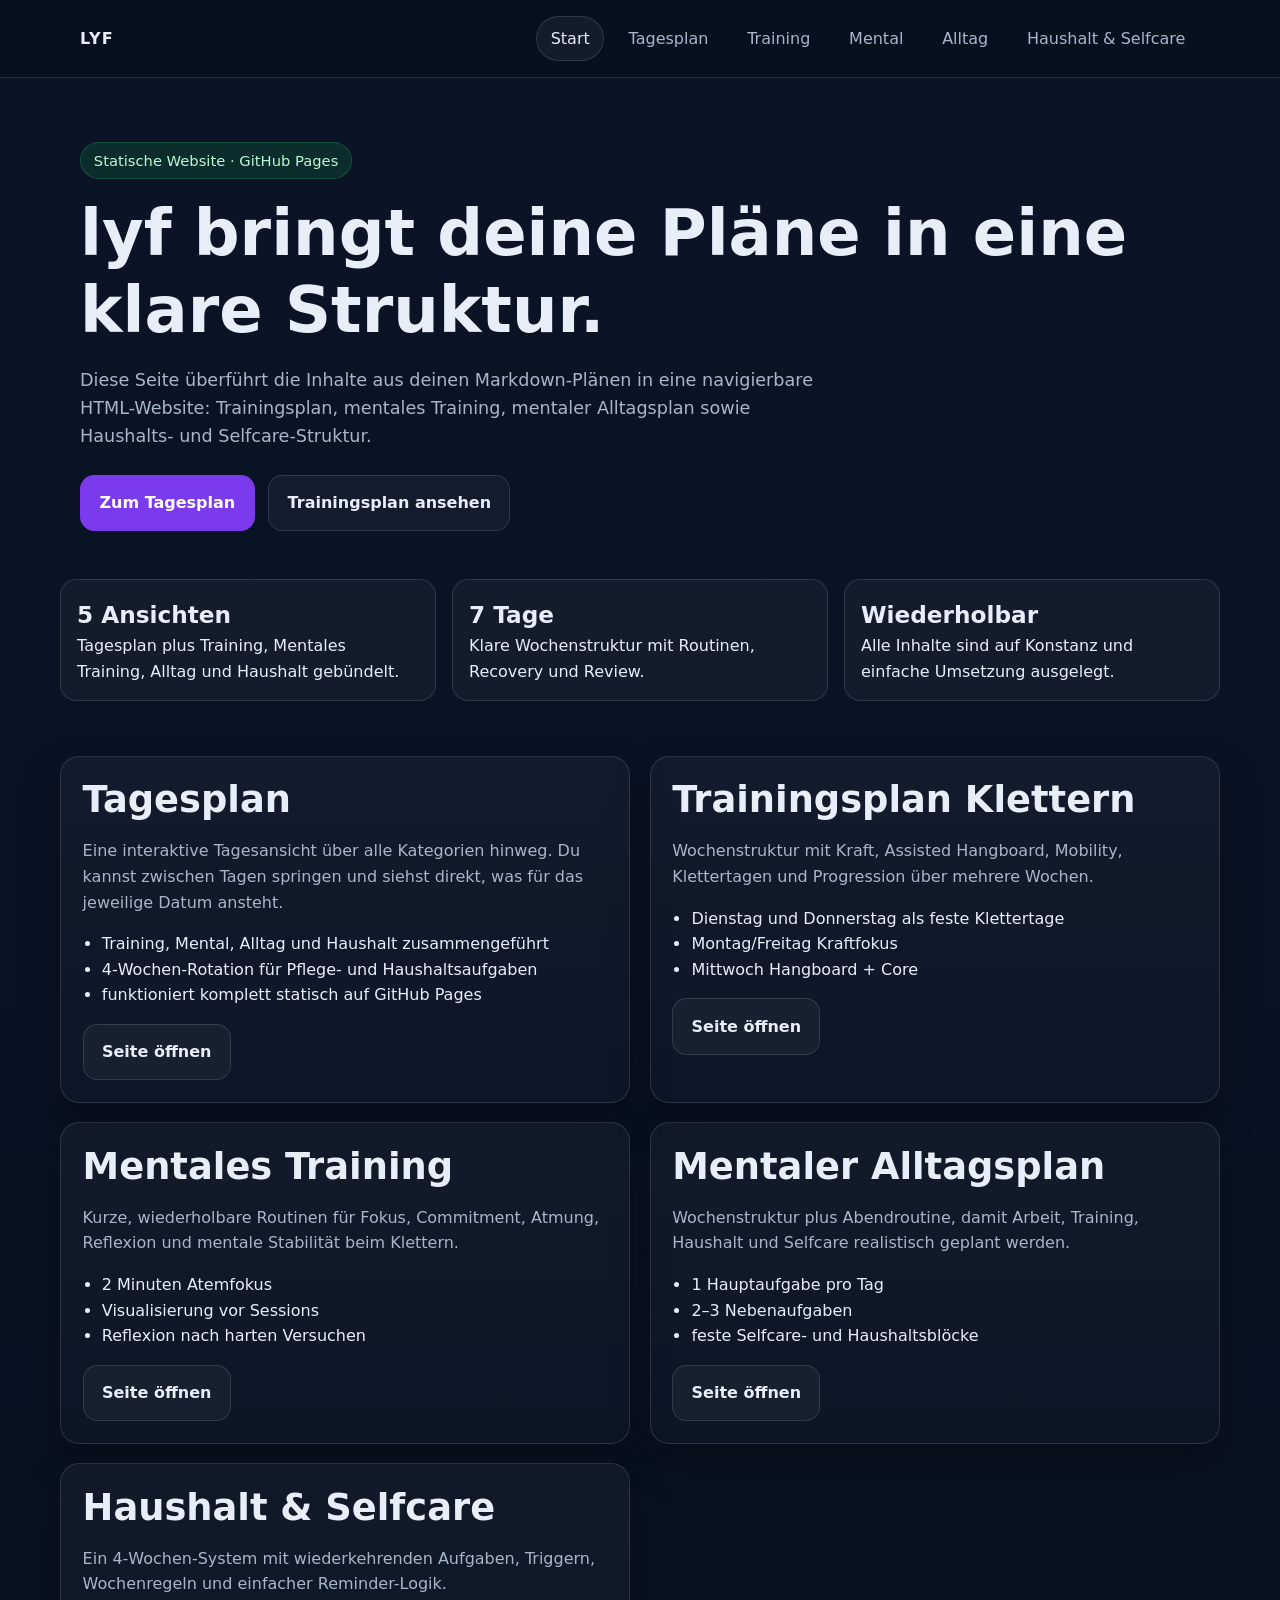
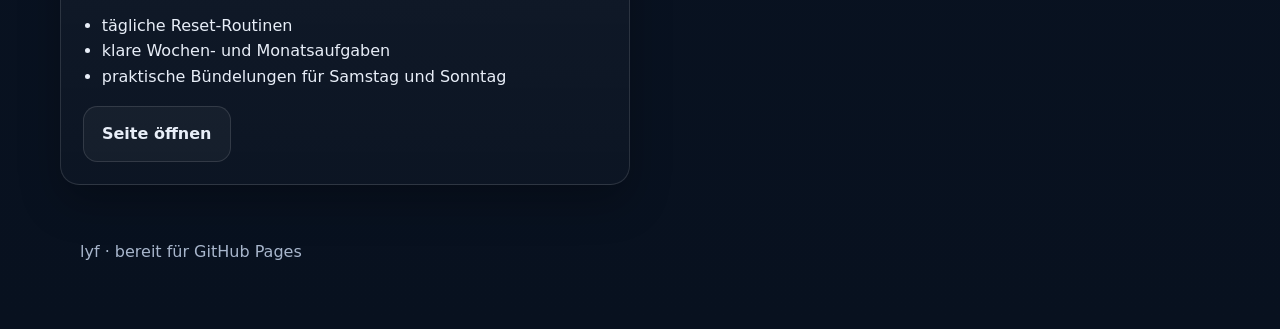
<file: index.html>
<!doctype html>
<html lang="de">
  <head>
    <meta charset="UTF-8" />
    <meta name="viewport" content="width=device-width, initial-scale=1.0" />
    <title>lyf – Pläne für Training, Alltag, Haushalt und Mindset</title>
    <meta name="description" content="lyf bündelt Trainingsplan, mentalen Trainingsplan, Alltagsstruktur und Haushalts-/Selfcare-Plan in einer statischen Website." />
    <link rel="stylesheet" href="style.css" />
  </head>
  <body>
    <header class="site-header">
      <nav class="nav">
        <a class="brand" href="index.html">lyf</a>
        <div class="nav-links">
          <a class="active" href="index.html">Start</a>
          <a href="planner.html">Tagesplan</a>
          <a href="training.html">Training</a>
          <a href="mental.html">Mental</a>
          <a href="alltag.html">Alltag</a>
          <a href="haushalt.html">Haushalt &amp; Selfcare</a>
        </div>
      </nav>
    </header>

    <main>
      <section class="hero">
        <span class="badge">Statische Website · GitHub Pages</span>
        <h1>lyf bringt deine Pläne in eine klare Struktur.</h1>
        <p class="lead">
          Diese Seite überführt die Inhalte aus deinen Markdown-Plänen in eine navigierbare HTML-Website:
          Trainingsplan, mentales Training, mentaler Alltagsplan sowie Haushalts- und Selfcare-Struktur.
        </p>
        <div class="actions">
          <a class="button" href="planner.html">Zum Tagesplan</a>
          <a class="button secondary" href="training.html">Trainingsplan ansehen</a>
        </div>
      </section>

      <section class="page section">
        <div class="panel-grid">
          <article class="kpi">
            <strong>5 Ansichten</strong>
            Tagesplan plus Training, Mentales Training, Alltag und Haushalt gebündelt.
          </article>
          <article class="kpi">
            <strong>7 Tage</strong>
            Klare Wochenstruktur mit Routinen, Recovery und Review.
          </article>
          <article class="kpi">
            <strong>Wiederholbar</strong>
            Alle Inhalte sind auf Konstanz und einfache Umsetzung ausgelegt.
          </article>
        </div>
      </section>

      <section class="page grid section">
        <article class="card">
          <h2>Tagesplan</h2>
          <p>
            Eine interaktive Tagesansicht über alle Kategorien hinweg. Du kannst zwischen Tagen springen und siehst direkt,
            was für das jeweilige Datum ansteht.
          </p>
          <ul>
            <li>Training, Mental, Alltag und Haushalt zusammengeführt</li>
            <li>4‑Wochen-Rotation für Pflege- und Haushaltsaufgaben</li>
            <li>funktioniert komplett statisch auf GitHub Pages</li>
          </ul>
          <a class="button secondary" href="planner.html">Seite öffnen</a>
        </article>

        <article class="card">
          <h2>Trainingsplan Klettern</h2>
          <p>
            Wochenstruktur mit Kraft, Assisted Hangboard, Mobility, Klettertagen und Progression über mehrere Wochen.
          </p>
          <ul>
            <li>Dienstag und Donnerstag als feste Klettertage</li>
            <li>Montag/Freitag Kraftfokus</li>
            <li>Mittwoch Hangboard + Core</li>
          </ul>
          <a class="button secondary" href="training.html">Seite öffnen</a>
        </article>

        <article class="card">
          <h2>Mentales Training</h2>
          <p>
            Kurze, wiederholbare Routinen für Fokus, Commitment, Atmung, Reflexion und mentale Stabilität beim Klettern.
          </p>
          <ul>
            <li>2 Minuten Atemfokus</li>
            <li>Visualisierung vor Sessions</li>
            <li>Reflexion nach harten Versuchen</li>
          </ul>
          <a class="button secondary" href="mental.html">Seite öffnen</a>
        </article>

        <article class="card">
          <h2>Mentaler Alltagsplan</h2>
          <p>
            Wochenstruktur plus Abendroutine, damit Arbeit, Training, Haushalt und Selfcare realistisch geplant werden.
          </p>
          <ul>
            <li>1 Hauptaufgabe pro Tag</li>
            <li>2–3 Nebenaufgaben</li>
            <li>feste Selfcare- und Haushaltsblöcke</li>
          </ul>
          <a class="button secondary" href="alltag.html">Seite öffnen</a>
        </article>

        <article class="card">
          <h2>Haushalt &amp; Selfcare</h2>
          <p>
            Ein 4‑Wochen-System mit wiederkehrenden Aufgaben, Triggern, Wochenregeln und einfacher Reminder-Logik.
          </p>
          <ul>
            <li>tägliche Reset-Routinen</li>
            <li>klare Wochen- und Monatsaufgaben</li>
            <li>praktische Bündelungen für Samstag und Sonntag</li>
          </ul>
          <a class="button secondary" href="haushalt.html">Seite öffnen</a>
        </article>
      </section>
    </main>

    <footer class="footer">
      <p>lyf · bereit für GitHub Pages</p>
    </footer>
  </body>
</html>
</file>
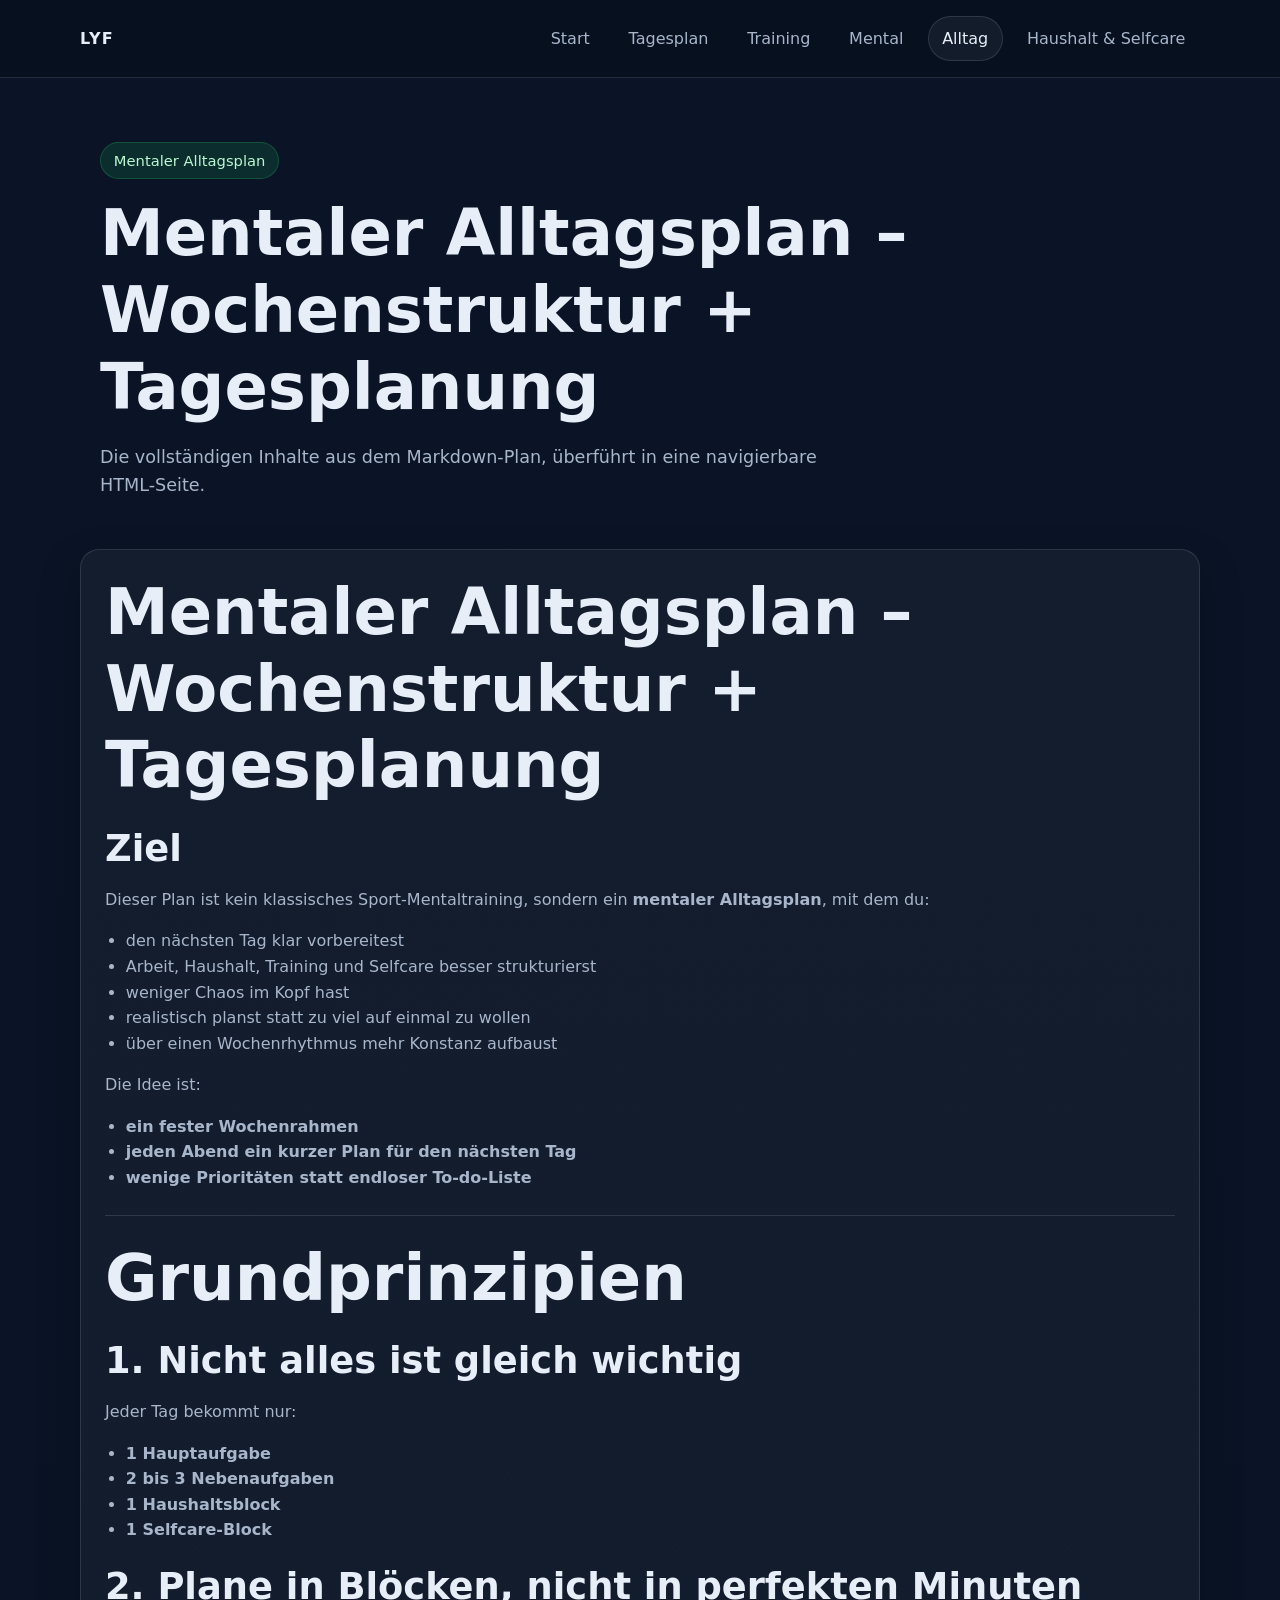
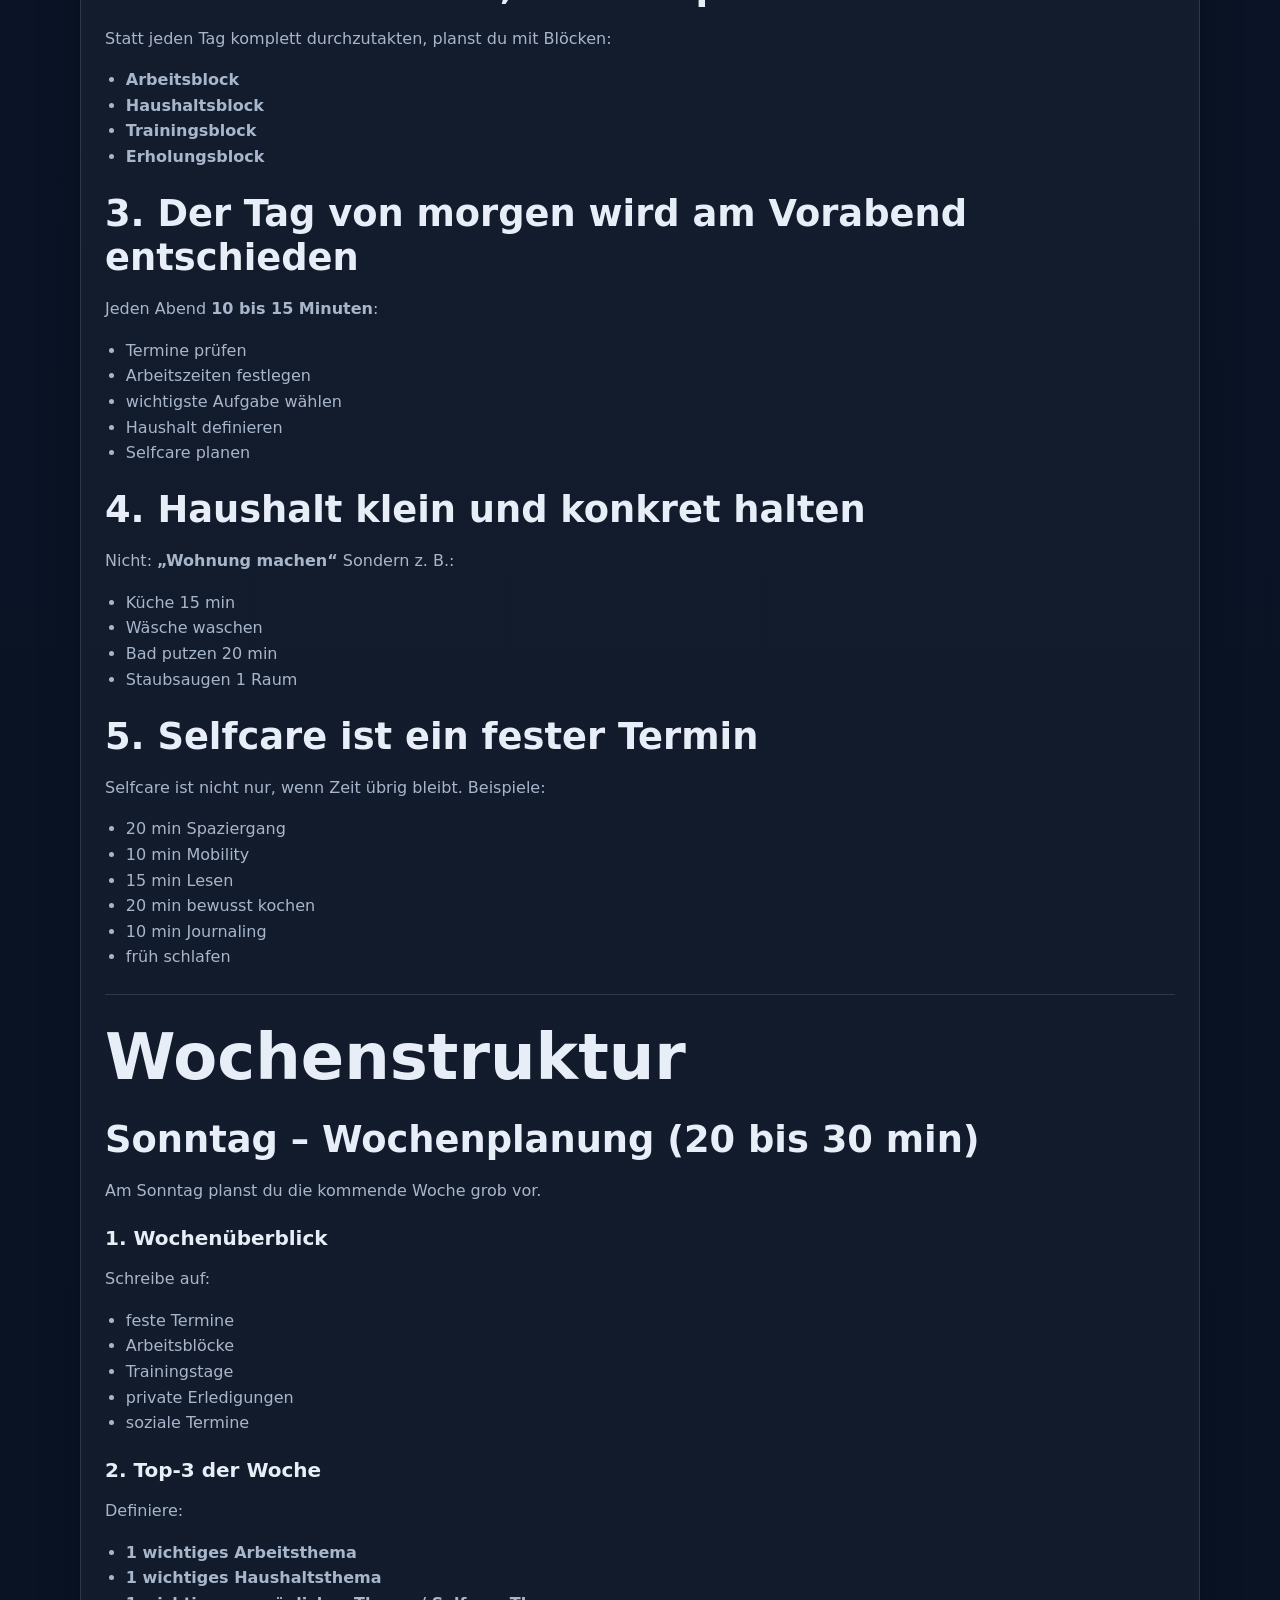
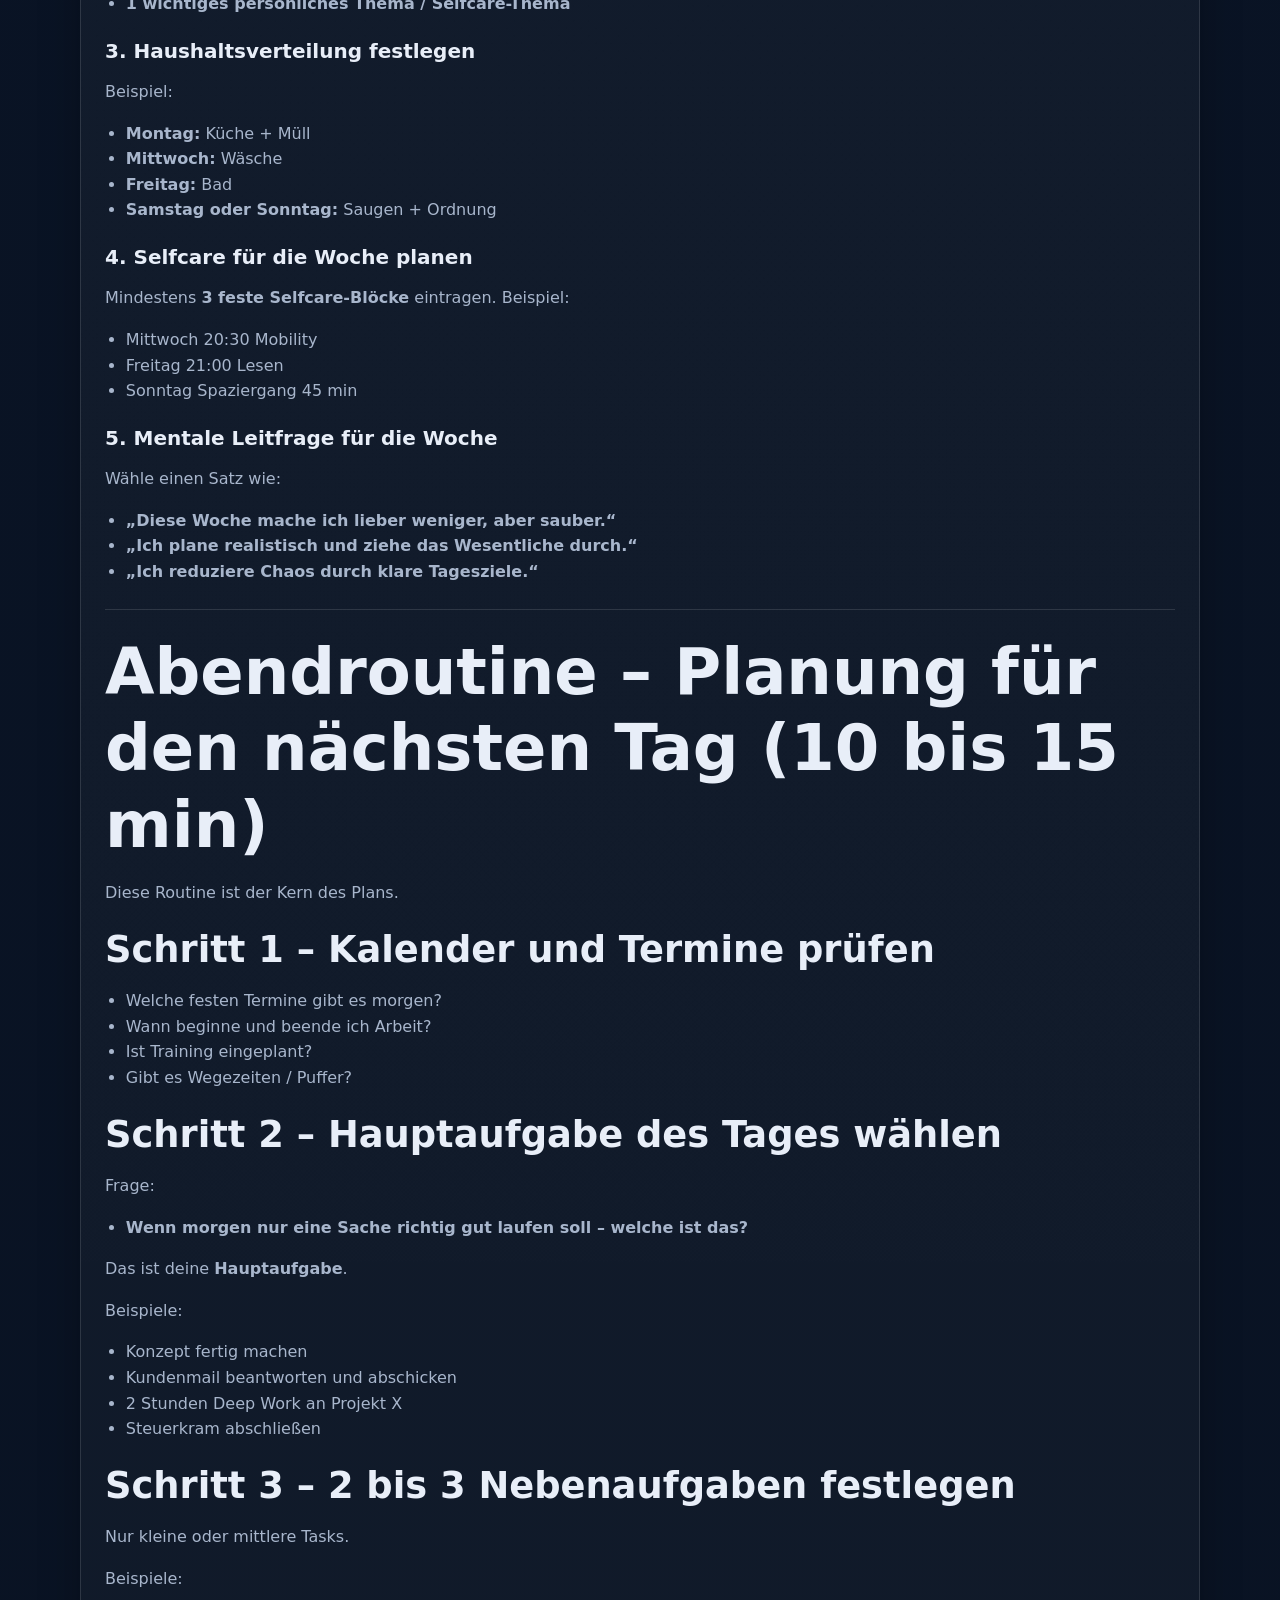
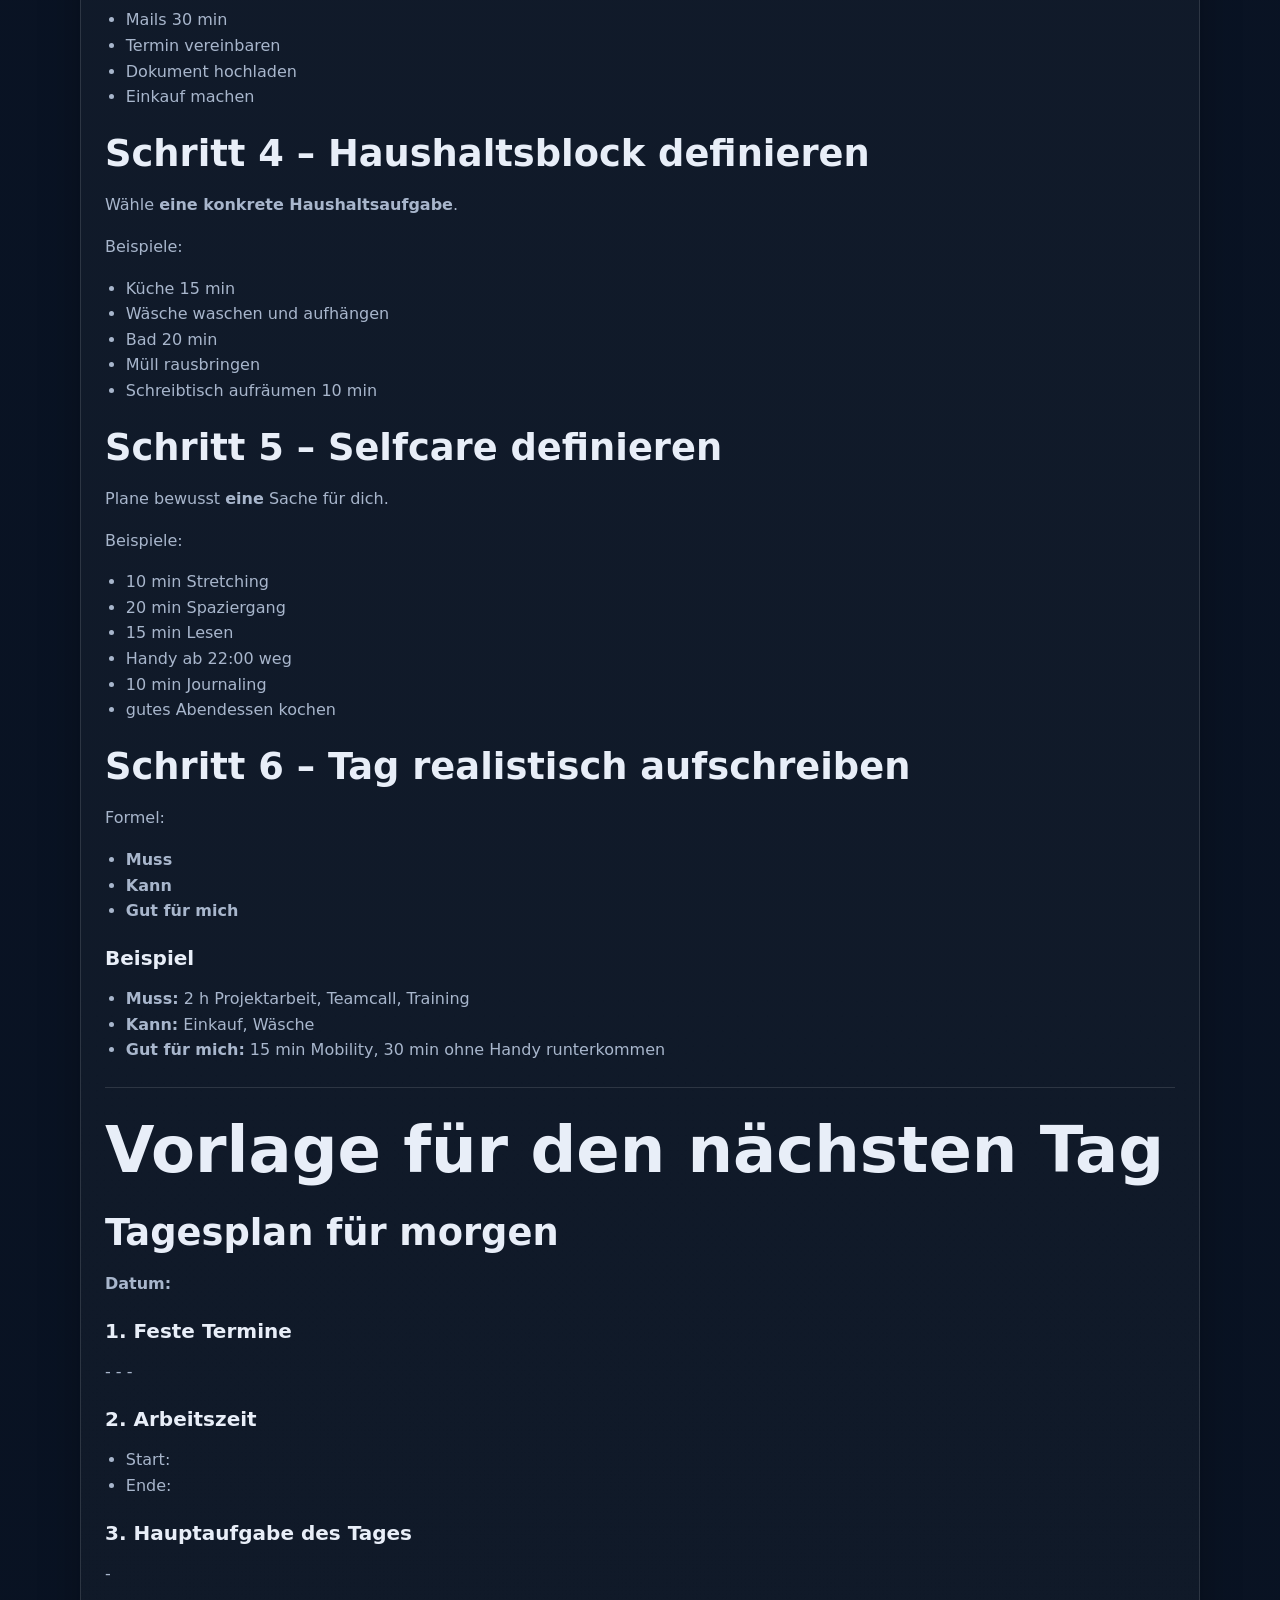
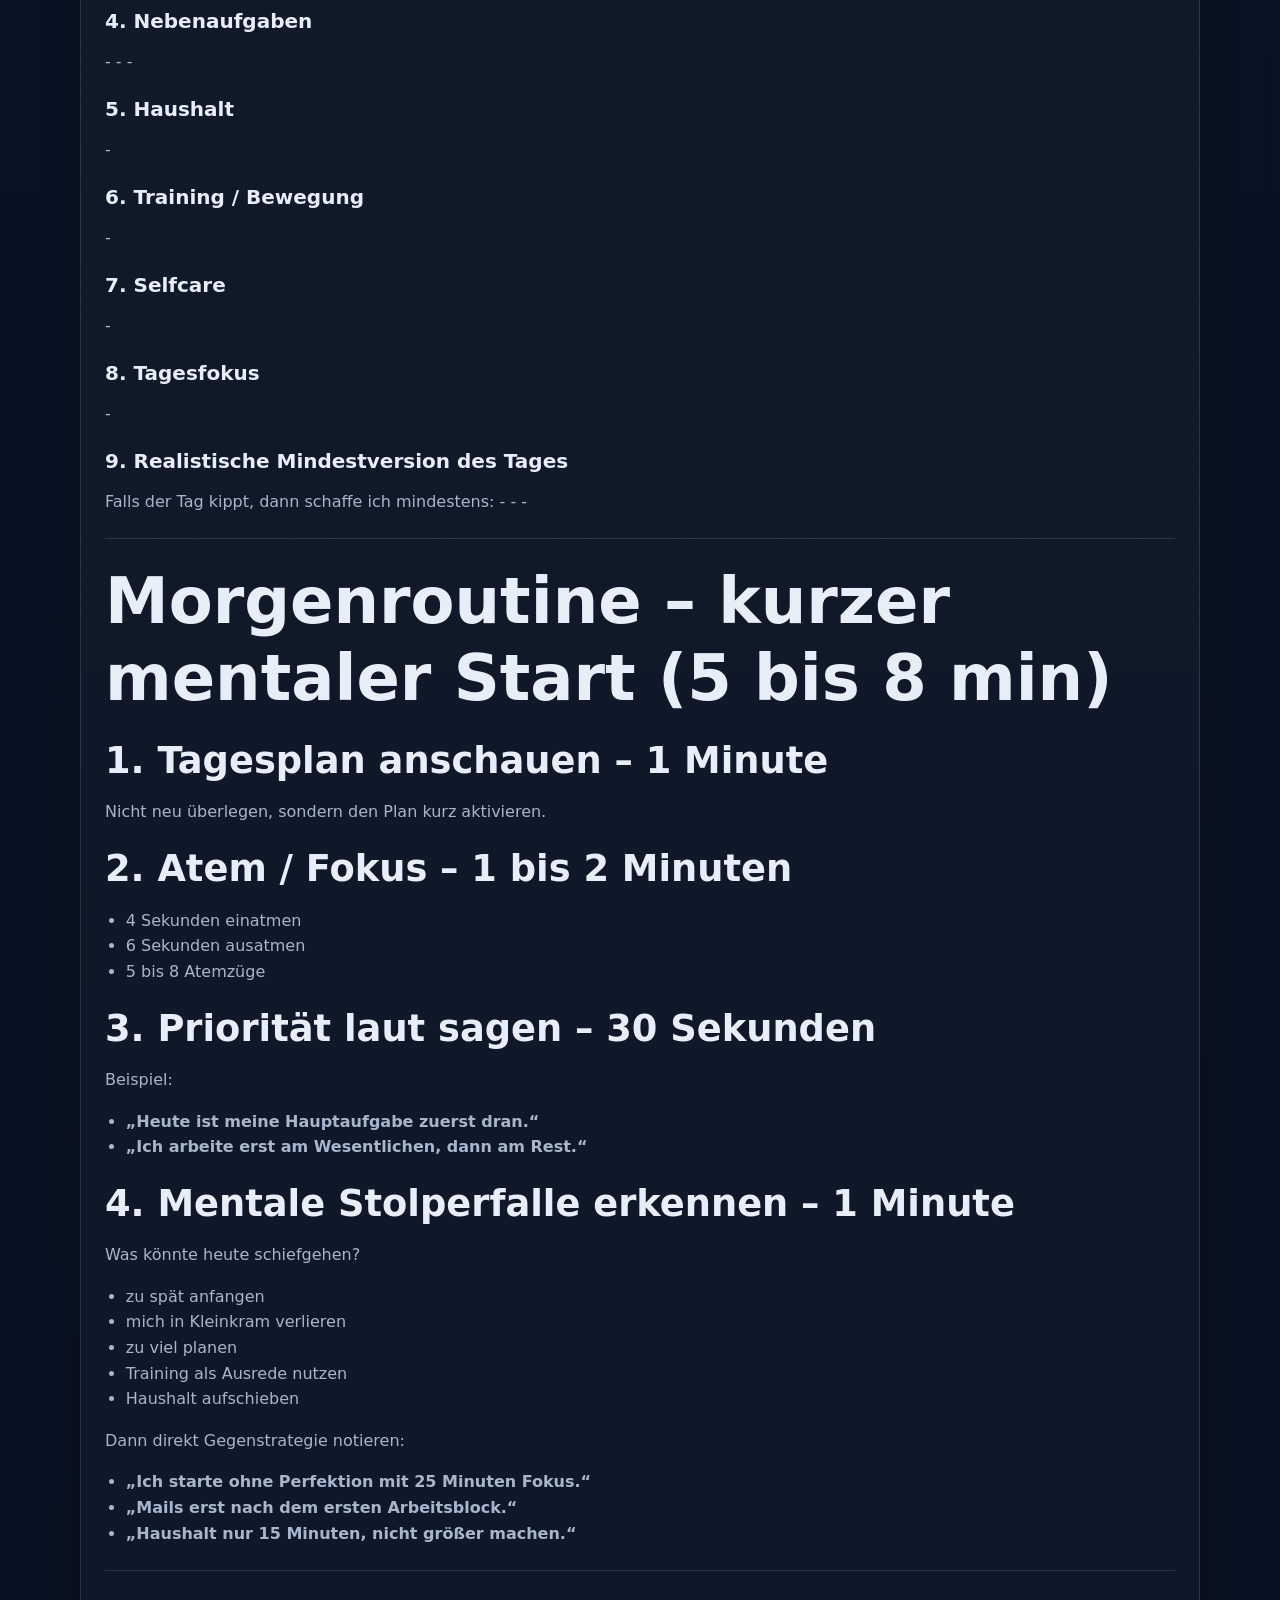
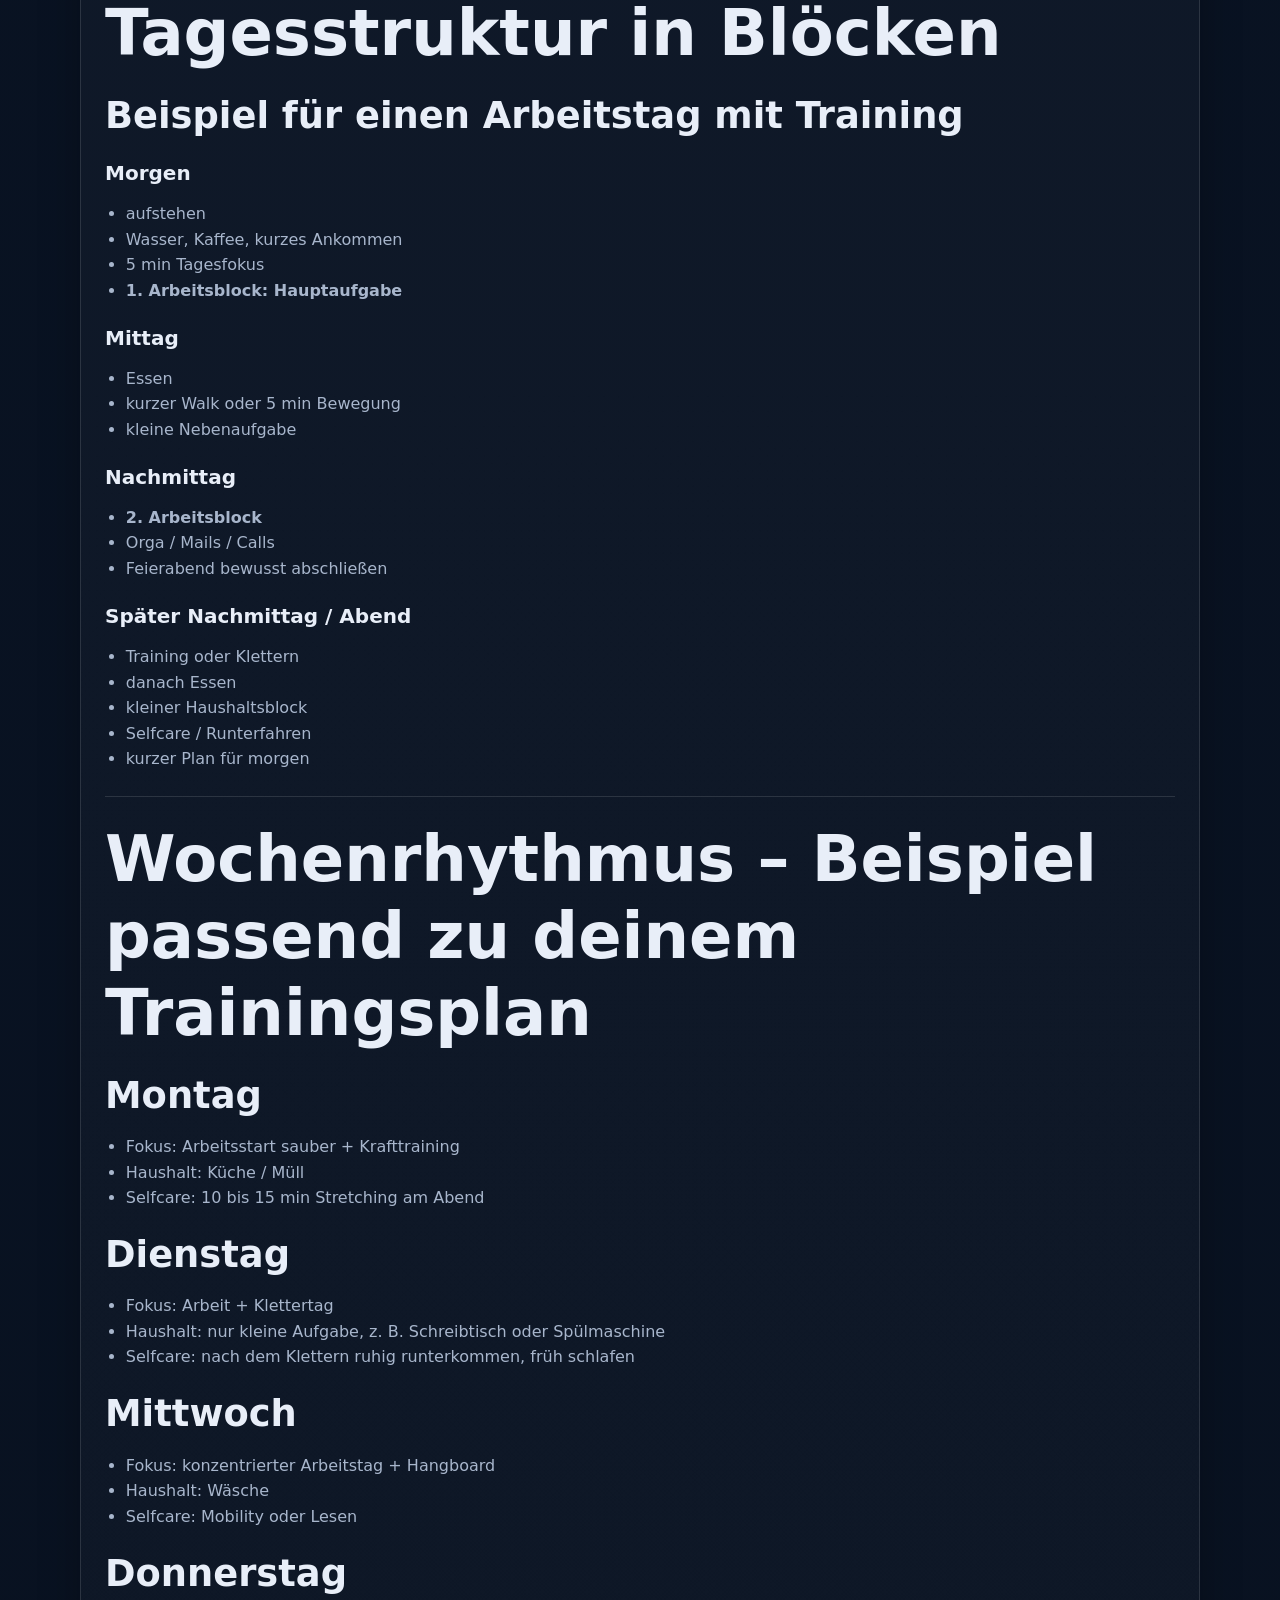
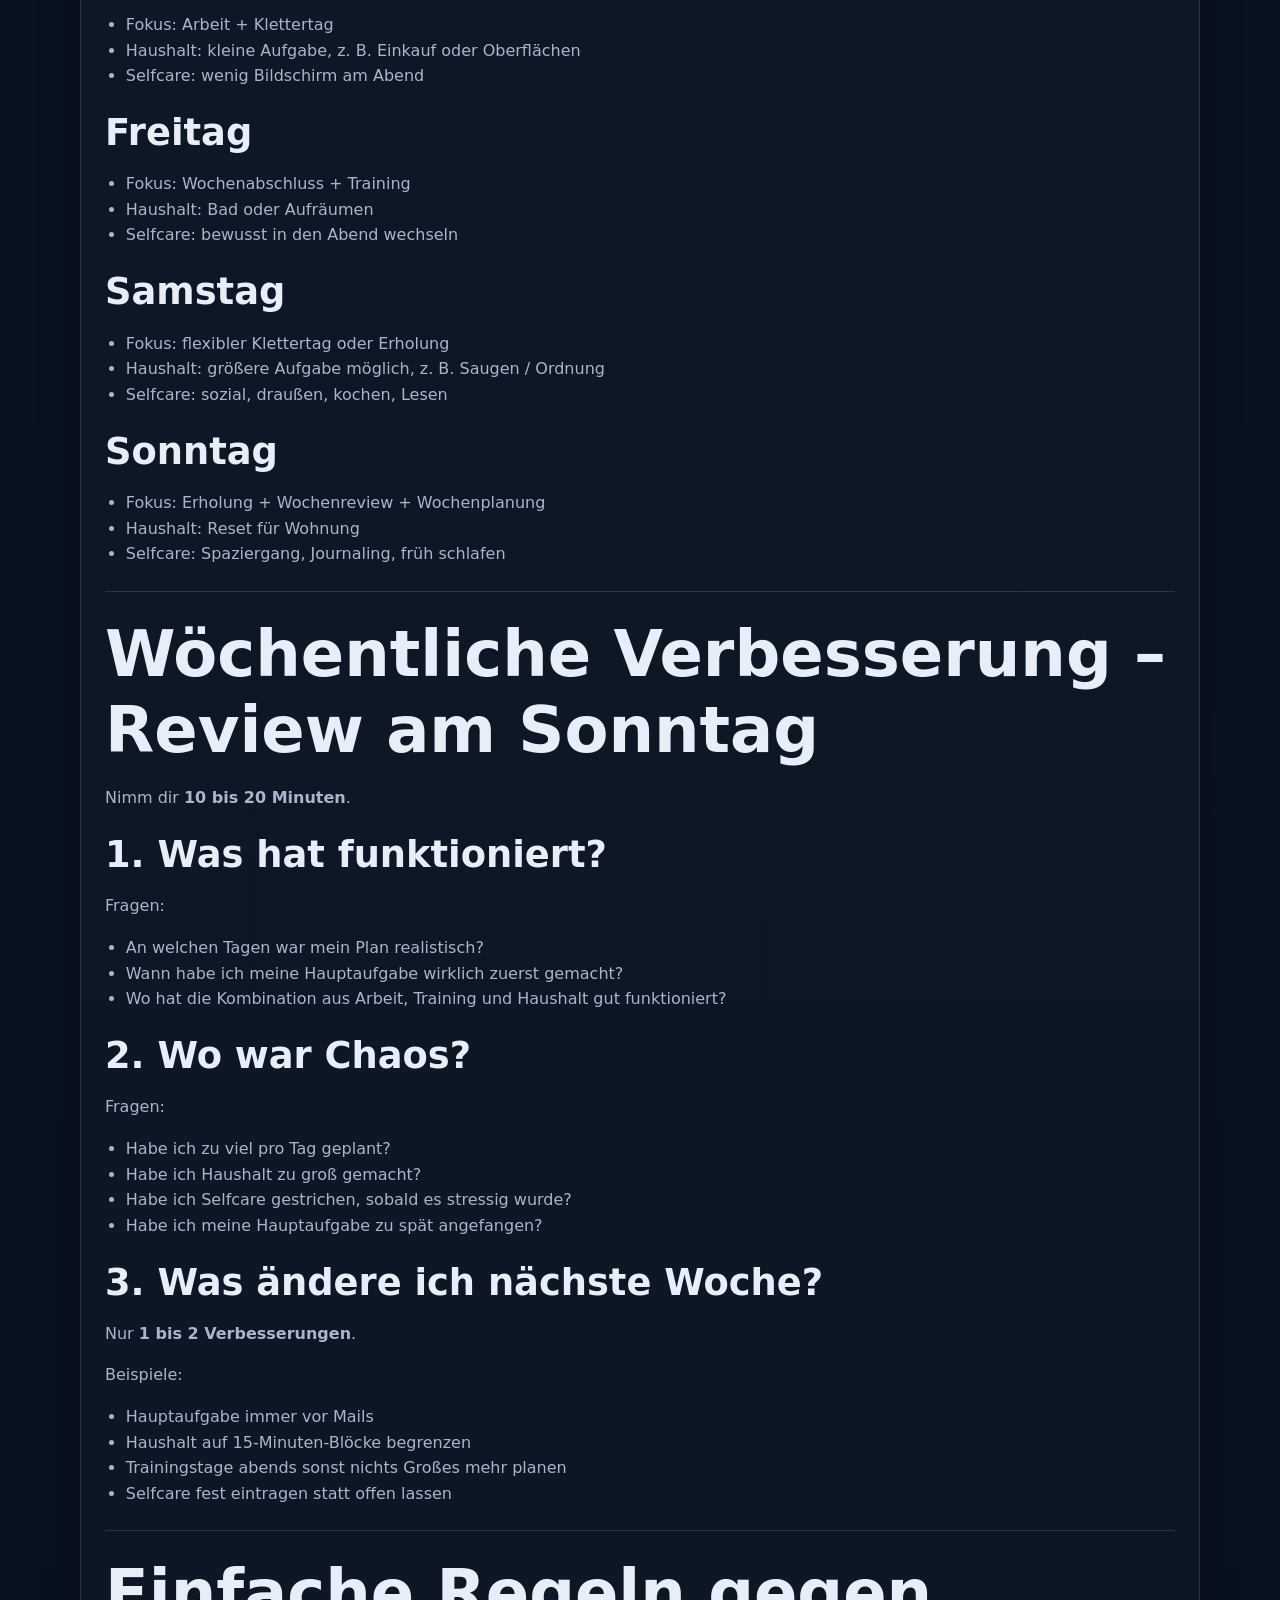
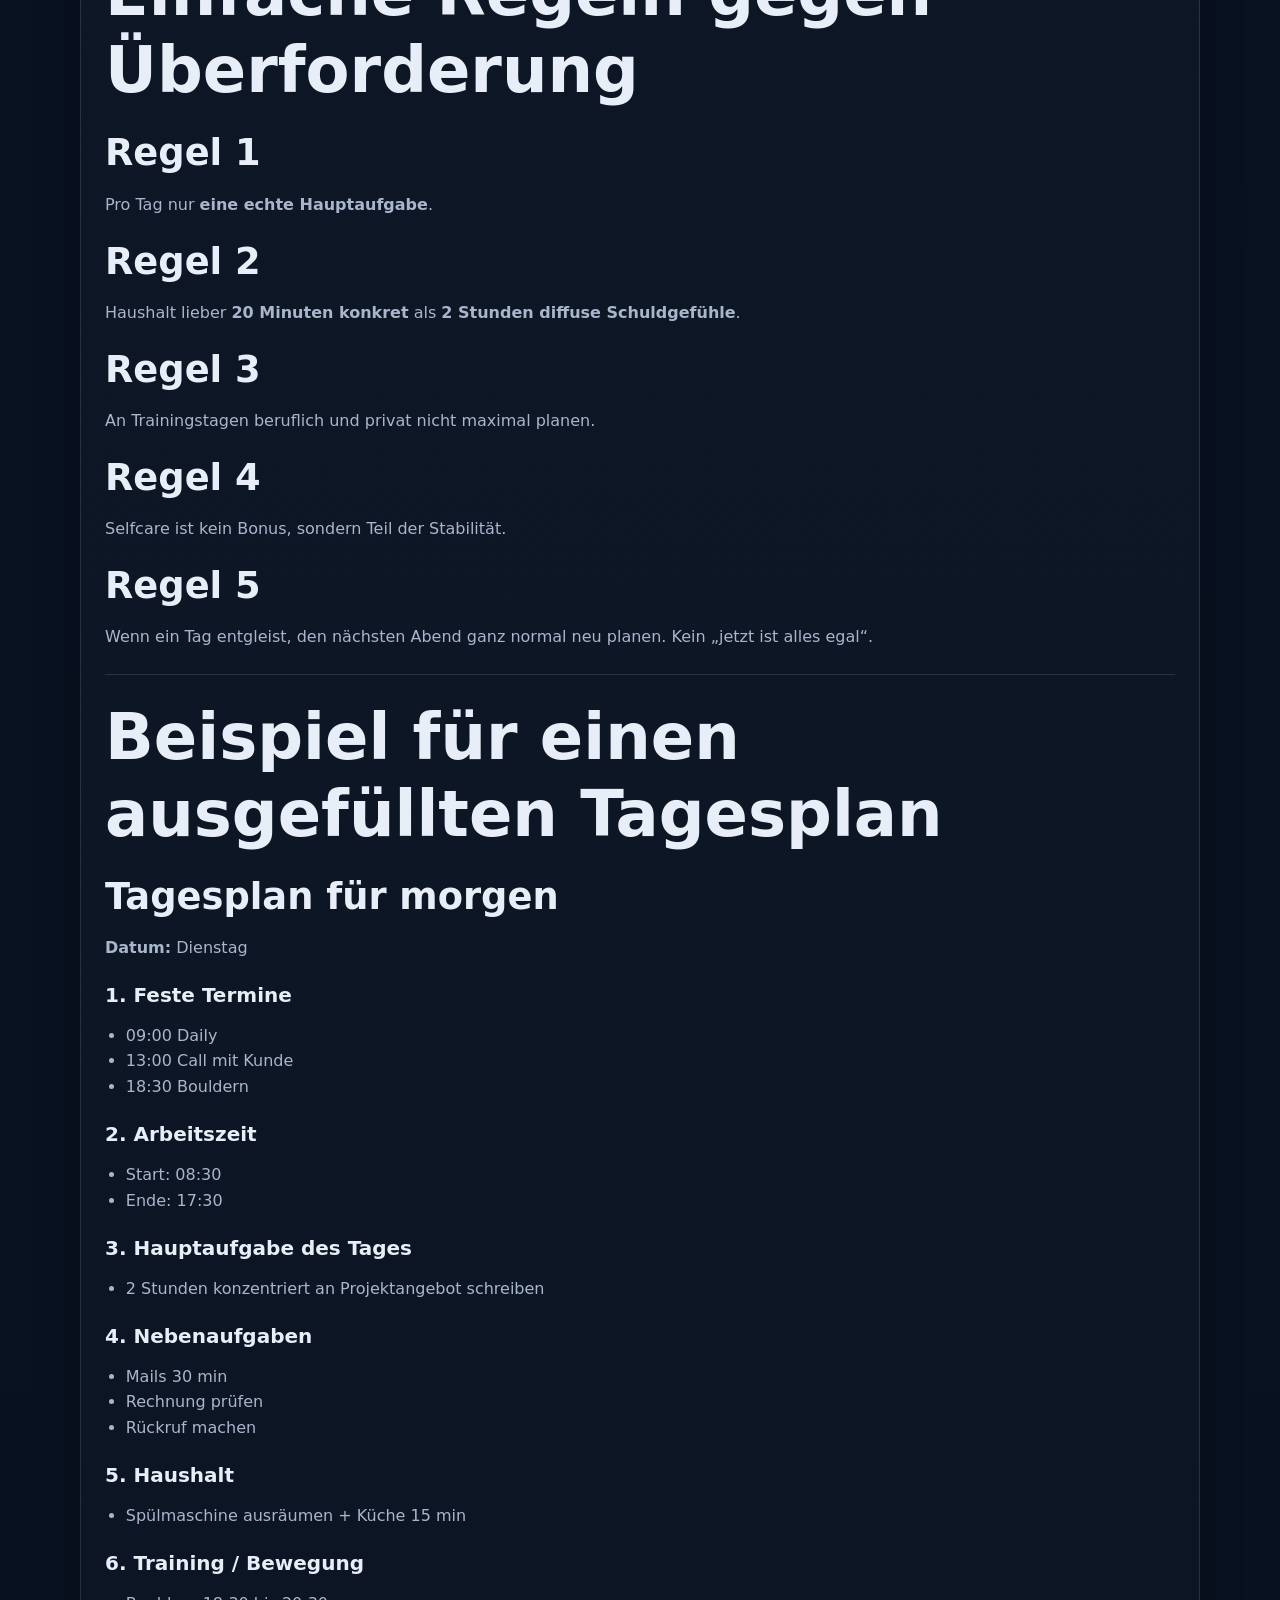
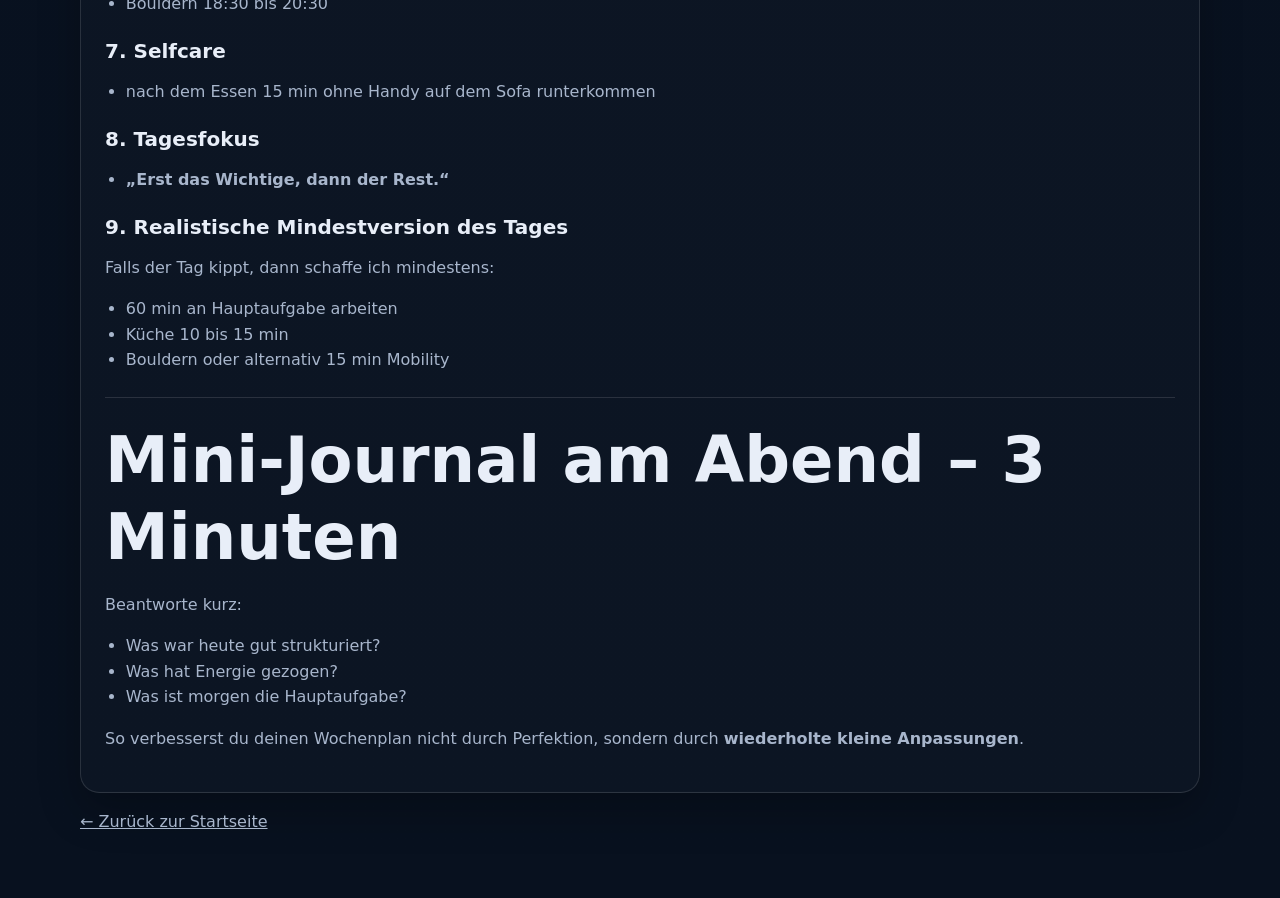
<file: alltag.html>
<!doctype html>
<html lang="de">
  <head>
    <meta charset="UTF-8" />
    <meta name="viewport" content="width=device-width, initial-scale=1.0" />
    <title>lyf – Mentaler Alltagsplan</title>
    <meta name="description" content="Vollständiger mentaler Alltagsplan mit Wochenstruktur, Abendroutine und Tagesplanung." />
    <link rel="stylesheet" href="style.css" />
  </head>
  <body>
    <header class="site-header">
      <nav class="nav">
        <a class="brand" href="index.html">lyf</a>
        <div class="nav-links">
          <a href="index.html">Start</a>
          <a href="planner.html">Tagesplan</a>
          <a href="training.html">Training</a>
          <a href="mental.html">Mental</a>
          <a class="active" href="alltag.html">Alltag</a>
          <a href="haushalt.html">Haushalt &amp; Selfcare</a>
        </div>
      </nav>
    </header>

    <main class="content">
      <section class="hero">
        <span class="badge">Mentaler Alltagsplan</span>
        <h1>Mentaler Alltagsplan – Wochenstruktur + Tagesplanung</h1>
        <p class="lead">Die vollständigen Inhalte aus dem Markdown-Plan, überführt in eine navigierbare HTML-Seite.</p>
      </section>

      <section class="section markdown panel">
        <h1 id="mentaler-alltagsplan-wochenstruktur-tagesplanung">Mentaler Alltagsplan – Wochenstruktur + Tagesplanung</h1>
        <h2 id="ziel">Ziel</h2>
        <p>Dieser Plan ist kein klassisches Sport-Mentaltraining, sondern ein <strong>mentaler Alltagsplan</strong>, mit dem du:</p>
        <ul>
        <li>den nächsten Tag klar vorbereitest</li>
        <li>Arbeit, Haushalt, Training und Selfcare besser strukturierst</li>
        <li>weniger Chaos im Kopf hast</li>
        <li>realistisch planst statt zu viel auf einmal zu wollen</li>
        <li>über einen Wochenrhythmus mehr Konstanz aufbaust</li>
        </ul>
        <p>Die Idee ist:</p>
        <ul>
        <li><strong>ein fester Wochenrahmen</strong></li>
        <li><strong>jeden Abend ein kurzer Plan für den nächsten Tag</strong></li>
        <li><strong>wenige Prioritäten statt endloser To-do-Liste</strong></li>
        </ul>
        <hr />
        <h1 id="grundprinzipien">Grundprinzipien</h1>
        <h2 id="1-nicht-alles-ist-gleich-wichtig">1. Nicht alles ist gleich wichtig</h2>
        <p>Jeder Tag bekommt nur:</p>
        <ul>
        <li><strong>1 Hauptaufgabe</strong></li>
        <li><strong>2 bis 3 Nebenaufgaben</strong></li>
        <li><strong>1 Haushaltsblock</strong></li>
        <li><strong>1 Selfcare-Block</strong></li>
        </ul>
        <h2 id="2-plane-in-blöcken-nicht-in-perfekten-minuten">2. Plane in Blöcken, nicht in perfekten Minuten</h2>
        <p>Statt jeden Tag komplett durchzutakten, planst du mit Blöcken:</p>
        <ul>
        <li><strong>Arbeitsblock</strong></li>
        <li><strong>Haushaltsblock</strong></li>
        <li><strong>Trainingsblock</strong></li>
        <li><strong>Erholungsblock</strong></li>
        </ul>
        <h2 id="3-der-tag-von-morgen-wird-am-vorabend-entschieden">3. Der Tag von morgen wird am Vorabend entschieden</h2>
        <p>Jeden Abend <strong>10 bis 15 Minuten</strong>:</p>
        <ul>
        <li>Termine prüfen</li>
        <li>Arbeitszeiten festlegen</li>
        <li>wichtigste Aufgabe wählen</li>
        <li>Haushalt definieren</li>
        <li>Selfcare planen</li>
        </ul>
        <h2 id="4-haushalt-klein-und-konkret-halten">4. Haushalt klein und konkret halten</h2>
        <p>Nicht: <strong>„Wohnung machen“</strong> Sondern z. B.:</p>
        <ul>
        <li>Küche 15 min</li>
        <li>Wäsche waschen</li>
        <li>Bad putzen 20 min</li>
        <li>Staubsaugen 1 Raum</li>
        </ul>
        <h2 id="5-selfcare-ist-ein-fester-termin">5. Selfcare ist ein fester Termin</h2>
        <p>Selfcare ist nicht nur, wenn Zeit übrig bleibt. Beispiele:</p>
        <ul>
        <li>20 min Spaziergang</li>
        <li>10 min Mobility</li>
        <li>15 min Lesen</li>
        <li>20 min bewusst kochen</li>
        <li>10 min Journaling</li>
        <li>früh schlafen</li>
        </ul>
        <hr />
        <h1 id="wochenstruktur">Wochenstruktur</h1>
        <h2 id="sonntag-wochenplanung-20-bis-30-min">Sonntag – Wochenplanung (20 bis 30 min)</h2>
        <p>Am Sonntag planst du die kommende Woche grob vor.</p>
        <h3 id="1-wochenüberblick">1. Wochenüberblick</h3>
        <p>Schreibe auf:</p>
        <ul>
        <li>feste Termine</li>
        <li>Arbeitsblöcke</li>
        <li>Trainingstage</li>
        <li>private Erledigungen</li>
        <li>soziale Termine</li>
        </ul>
        <h3 id="2-top-3-der-woche">2. Top-3 der Woche</h3>
        <p>Definiere:</p>
        <ul>
        <li><strong>1 wichtiges Arbeitsthema</strong></li>
        <li><strong>1 wichtiges Haushaltsthema</strong></li>
        <li><strong>1 wichtiges persönliches Thema / Selfcare-Thema</strong></li>
        </ul>
        <h3 id="3-haushaltsverteilung-festlegen">3. Haushaltsverteilung festlegen</h3>
        <p>Beispiel:</p>
        <ul>
        <li><strong>Montag:</strong> Küche + Müll</li>
        <li><strong>Mittwoch:</strong> Wäsche</li>
        <li><strong>Freitag:</strong> Bad</li>
        <li><strong>Samstag oder Sonntag:</strong> Saugen + Ordnung</li>
        </ul>
        <h3 id="4-selfcare-für-die-woche-planen">4. Selfcare für die Woche planen</h3>
        <p>Mindestens <strong>3 feste Selfcare-Blöcke</strong> eintragen. Beispiel:</p>
        <ul>
        <li>Mittwoch 20:30 Mobility</li>
        <li>Freitag 21:00 Lesen</li>
        <li>Sonntag Spaziergang 45 min</li>
        </ul>
        <h3 id="5-mentale-leitfrage-für-die-woche">5. Mentale Leitfrage für die Woche</h3>
        <p>Wähle einen Satz wie:</p>
        <ul>
        <li><strong>„Diese Woche mache ich lieber weniger, aber sauber.“</strong></li>
        <li><strong>„Ich plane realistisch und ziehe das Wesentliche durch.“</strong></li>
        <li><strong>„Ich reduziere Chaos durch klare Tagesziele.“</strong></li>
        </ul>
        <hr />
        <h1 id="abendroutine-planung-für-den-nächsten-tag-10-bis-15-min">Abendroutine – Planung für den nächsten Tag (10 bis 15 min)</h1>
        <p>Diese Routine ist der Kern des Plans.</p>
        <h2 id="schritt-1-kalender-und-termine-prüfen">Schritt 1 – Kalender und Termine prüfen</h2>
        <ul>
        <li>Welche festen Termine gibt es morgen?</li>
        <li>Wann beginne und beende ich Arbeit?</li>
        <li>Ist Training eingeplant?</li>
        <li>Gibt es Wegezeiten / Puffer?</li>
        </ul>
        <h2 id="schritt-2-hauptaufgabe-des-tages-wählen">Schritt 2 – Hauptaufgabe des Tages wählen</h2>
        <p>Frage:</p>
        <ul>
        <li><strong>Wenn morgen nur eine Sache richtig gut laufen soll – welche ist das?</strong></li>
        </ul>
        <p>Das ist deine <strong>Hauptaufgabe</strong>.</p>
        <p>Beispiele:</p>
        <ul>
        <li>Konzept fertig machen</li>
        <li>Kundenmail beantworten und abschicken</li>
        <li>2 Stunden Deep Work an Projekt X</li>
        <li>Steuerkram abschließen</li>
        </ul>
        <h2 id="schritt-3-2-bis-3-nebenaufgaben-festlegen">Schritt 3 – 2 bis 3 Nebenaufgaben festlegen</h2>
        <p>Nur kleine oder mittlere Tasks.</p>
        <p>Beispiele:</p>
        <ul>
        <li>Mails 30 min</li>
        <li>Termin vereinbaren</li>
        <li>Dokument hochladen</li>
        <li>Einkauf machen</li>
        </ul>
        <h2 id="schritt-4-haushaltsblock-definieren">Schritt 4 – Haushaltsblock definieren</h2>
        <p>Wähle <strong>eine konkrete Haushaltsaufgabe</strong>.</p>
        <p>Beispiele:</p>
        <ul>
        <li>Küche 15 min</li>
        <li>Wäsche waschen und aufhängen</li>
        <li>Bad 20 min</li>
        <li>Müll rausbringen</li>
        <li>Schreibtisch aufräumen 10 min</li>
        </ul>
        <h2 id="schritt-5-selfcare-definieren">Schritt 5 – Selfcare definieren</h2>
        <p>Plane bewusst <strong>eine</strong> Sache für dich.</p>
        <p>Beispiele:</p>
        <ul>
        <li>10 min Stretching</li>
        <li>20 min Spaziergang</li>
        <li>15 min Lesen</li>
        <li>Handy ab 22:00 weg</li>
        <li>10 min Journaling</li>
        <li>gutes Abendessen kochen</li>
        </ul>
        <h2 id="schritt-6-tag-realistisch-aufschreiben">Schritt 6 – Tag realistisch aufschreiben</h2>
        <p>Formel:</p>
        <ul>
        <li><strong>Muss</strong></li>
        <li><strong>Kann</strong></li>
        <li><strong>Gut für mich</strong></li>
        </ul>
        <h3 id="beispiel">Beispiel</h3>
        <ul>
        <li><strong>Muss:</strong> 2 h Projektarbeit, Teamcall, Training</li>
        <li><strong>Kann:</strong> Einkauf, Wäsche</li>
        <li><strong>Gut für mich:</strong> 15 min Mobility, 30 min ohne Handy runterkommen</li>
        </ul>
        <hr />
        <h1 id="vorlage-für-den-nächsten-tag">Vorlage für den nächsten Tag</h1>
        <h2 id="tagesplan-für-morgen">Tagesplan für morgen</h2>
        <p><strong>Datum:</strong></p>
        <h3 id="1-feste-termine">1. Feste Termine</h3>
        <p>- - -</p>
        <h3 id="2-arbeitszeit">2. Arbeitszeit</h3>
        <ul>
        <li>Start:</li>
        <li>Ende:</li>
        </ul>
        <h3 id="3-hauptaufgabe-des-tages">3. Hauptaufgabe des Tages</h3>
        <p>-</p>
        <h3 id="4-nebenaufgaben">4. Nebenaufgaben</h3>
        <p>- - -</p>
        <h3 id="5-haushalt">5. Haushalt</h3>
        <p>-</p>
        <h3 id="6-training-bewegung">6. Training / Bewegung</h3>
        <p>-</p>
        <h3 id="7-selfcare">7. Selfcare</h3>
        <p>-</p>
        <h3 id="8-tagesfokus">8. Tagesfokus</h3>
        <p>-</p>
        <h3 id="9-realistische-mindestversion-des-tages">9. Realistische Mindestversion des Tages</h3>
        <p>Falls der Tag kippt, dann schaffe ich mindestens: - - -</p>
        <hr />
        <h1 id="morgenroutine-kurzer-mentaler-start-5-bis-8-min">Morgenroutine – kurzer mentaler Start (5 bis 8 min)</h1>
        <h2 id="1-tagesplan-anschauen-1-minute">1. Tagesplan anschauen – 1 Minute</h2>
        <p>Nicht neu überlegen, sondern den Plan kurz aktivieren.</p>
        <h2 id="2-atem-fokus-1-bis-2-minuten">2. Atem / Fokus – 1 bis 2 Minuten</h2>
        <ul>
        <li>4 Sekunden einatmen</li>
        <li>6 Sekunden ausatmen</li>
        <li>5 bis 8 Atemzüge</li>
        </ul>
        <h2 id="3-priorität-laut-sagen-30-sekunden">3. Priorität laut sagen – 30 Sekunden</h2>
        <p>Beispiel:</p>
        <ul>
        <li><strong>„Heute ist meine Hauptaufgabe zuerst dran.“</strong></li>
        <li><strong>„Ich arbeite erst am Wesentlichen, dann am Rest.“</strong></li>
        </ul>
        <h2 id="4-mentale-stolperfalle-erkennen-1-minute">4. Mentale Stolperfalle erkennen – 1 Minute</h2>
        <p>Was könnte heute schiefgehen?</p>
        <ul>
        <li>zu spät anfangen</li>
        <li>mich in Kleinkram verlieren</li>
        <li>zu viel planen</li>
        <li>Training als Ausrede nutzen</li>
        <li>Haushalt aufschieben</li>
        </ul>
        <p>Dann direkt Gegenstrategie notieren:</p>
        <ul>
        <li><strong>„Ich starte ohne Perfektion mit 25 Minuten Fokus.“</strong></li>
        <li><strong>„Mails erst nach dem ersten Arbeitsblock.“</strong></li>
        <li><strong>„Haushalt nur 15 Minuten, nicht größer machen.“</strong></li>
        </ul>
        <hr />
        <h1 id="tagesstruktur-in-blöcken">Tagesstruktur in Blöcken</h1>
        <h2 id="beispiel-für-einen-arbeitstag-mit-training">Beispiel für einen Arbeitstag mit Training</h2>
        <h3 id="morgen">Morgen</h3>
        <ul>
        <li>aufstehen</li>
        <li>Wasser, Kaffee, kurzes Ankommen</li>
        <li>5 min Tagesfokus</li>
        <li><strong>1. Arbeitsblock: Hauptaufgabe</strong></li>
        </ul>
        <h3 id="mittag">Mittag</h3>
        <ul>
        <li>Essen</li>
        <li>kurzer Walk oder 5 min Bewegung</li>
        <li>kleine Nebenaufgabe</li>
        </ul>
        <h3 id="nachmittag">Nachmittag</h3>
        <ul>
        <li><strong>2. Arbeitsblock</strong></li>
        <li>Orga / Mails / Calls</li>
        <li>Feierabend bewusst abschließen</li>
        </ul>
        <h3 id="später-nachmittag-abend">Später Nachmittag / Abend</h3>
        <ul>
        <li>Training oder Klettern</li>
        <li>danach Essen</li>
        <li>kleiner Haushaltsblock</li>
        <li>Selfcare / Runterfahren</li>
        <li>kurzer Plan für morgen</li>
        </ul>
        <hr />
        <h1 id="wochenrhythmus-beispiel-passend-zu-deinem-trainingsplan">Wochenrhythmus – Beispiel passend zu deinem Trainingsplan</h1>
        <h2 id="montag">Montag</h2>
        <ul>
        <li>Fokus: Arbeitsstart sauber + Krafttraining</li>
        <li>Haushalt: Küche / Müll</li>
        <li>Selfcare: 10 bis 15 min Stretching am Abend</li>
        </ul>
        <h2 id="dienstag">Dienstag</h2>
        <ul>
        <li>Fokus: Arbeit + Klettertag</li>
        <li>Haushalt: nur kleine Aufgabe, z. B. Schreibtisch oder Spülmaschine</li>
        <li>Selfcare: nach dem Klettern ruhig runterkommen, früh schlafen</li>
        </ul>
        <h2 id="mittwoch">Mittwoch</h2>
        <ul>
        <li>Fokus: konzentrierter Arbeitstag + Hangboard</li>
        <li>Haushalt: Wäsche</li>
        <li>Selfcare: Mobility oder Lesen</li>
        </ul>
        <h2 id="donnerstag">Donnerstag</h2>
        <ul>
        <li>Fokus: Arbeit + Klettertag</li>
        <li>Haushalt: kleine Aufgabe, z. B. Einkauf oder Oberflächen</li>
        <li>Selfcare: wenig Bildschirm am Abend</li>
        </ul>
        <h2 id="freitag">Freitag</h2>
        <ul>
        <li>Fokus: Wochenabschluss + Training</li>
        <li>Haushalt: Bad oder Aufräumen</li>
        <li>Selfcare: bewusst in den Abend wechseln</li>
        </ul>
        <h2 id="samstag">Samstag</h2>
        <ul>
        <li>Fokus: flexibler Klettertag oder Erholung</li>
        <li>Haushalt: größere Aufgabe möglich, z. B. Saugen / Ordnung</li>
        <li>Selfcare: sozial, draußen, kochen, Lesen</li>
        </ul>
        <h2 id="sonntag">Sonntag</h2>
        <ul>
        <li>Fokus: Erholung + Wochenreview + Wochenplanung</li>
        <li>Haushalt: Reset für Wohnung</li>
        <li>Selfcare: Spaziergang, Journaling, früh schlafen</li>
        </ul>
        <hr />
        <h1 id="wöchentliche-verbesserung-review-am-sonntag">Wöchentliche Verbesserung – Review am Sonntag</h1>
        <p>Nimm dir <strong>10 bis 20 Minuten</strong>.</p>
        <h2 id="1-was-hat-funktioniert">1. Was hat funktioniert?</h2>
        <p>Fragen:</p>
        <ul>
        <li>An welchen Tagen war mein Plan realistisch?</li>
        <li>Wann habe ich meine Hauptaufgabe wirklich zuerst gemacht?</li>
        <li>Wo hat die Kombination aus Arbeit, Training und Haushalt gut funktioniert?</li>
        </ul>
        <h2 id="2-wo-war-chaos">2. Wo war Chaos?</h2>
        <p>Fragen:</p>
        <ul>
        <li>Habe ich zu viel pro Tag geplant?</li>
        <li>Habe ich Haushalt zu groß gemacht?</li>
        <li>Habe ich Selfcare gestrichen, sobald es stressig wurde?</li>
        <li>Habe ich meine Hauptaufgabe zu spät angefangen?</li>
        </ul>
        <h2 id="3-was-ändere-ich-nächste-woche">3. Was ändere ich nächste Woche?</h2>
        <p>Nur <strong>1 bis 2 Verbesserungen</strong>.</p>
        <p>Beispiele:</p>
        <ul>
        <li>Hauptaufgabe immer vor Mails</li>
        <li>Haushalt auf 15-Minuten-Blöcke begrenzen</li>
        <li>Trainingstage abends sonst nichts Großes mehr planen</li>
        <li>Selfcare fest eintragen statt offen lassen</li>
        </ul>
        <hr />
        <h1 id="einfache-regeln-gegen-überforderung">Einfache Regeln gegen Überforderung</h1>
        <h2 id="regel-1">Regel 1</h2>
        <p>Pro Tag nur <strong>eine echte Hauptaufgabe</strong>.</p>
        <h2 id="regel-2">Regel 2</h2>
        <p>Haushalt lieber <strong>20 Minuten konkret</strong> als <strong>2 Stunden diffuse Schuldgefühle</strong>.</p>
        <h2 id="regel-3">Regel 3</h2>
        <p>An Trainingstagen beruflich und privat nicht maximal planen.</p>
        <h2 id="regel-4">Regel 4</h2>
        <p>Selfcare ist kein Bonus, sondern Teil der Stabilität.</p>
        <h2 id="regel-5">Regel 5</h2>
        <p>Wenn ein Tag entgleist, den nächsten Abend ganz normal neu planen. Kein „jetzt ist alles egal“.</p>
        <hr />
        <h1 id="beispiel-für-einen-ausgefüllten-tagesplan">Beispiel für einen ausgefüllten Tagesplan</h1>
        <h2 id="tagesplan-für-morgen">Tagesplan für morgen</h2>
        <p><strong>Datum:</strong> Dienstag</p>
        <h3 id="1-feste-termine">1. Feste Termine</h3>
        <ul>
        <li>09:00 Daily</li>
        <li>13:00 Call mit Kunde</li>
        <li>18:30 Bouldern</li>
        </ul>
        <h3 id="2-arbeitszeit">2. Arbeitszeit</h3>
        <ul>
        <li>Start: 08:30</li>
        <li>Ende: 17:30</li>
        </ul>
        <h3 id="3-hauptaufgabe-des-tages">3. Hauptaufgabe des Tages</h3>
        <ul>
        <li>2 Stunden konzentriert an Projektangebot schreiben</li>
        </ul>
        <h3 id="4-nebenaufgaben">4. Nebenaufgaben</h3>
        <ul>
        <li>Mails 30 min</li>
        <li>Rechnung prüfen</li>
        <li>Rückruf machen</li>
        </ul>
        <h3 id="5-haushalt">5. Haushalt</h3>
        <ul>
        <li>Spülmaschine ausräumen + Küche 15 min</li>
        </ul>
        <h3 id="6-training-bewegung">6. Training / Bewegung</h3>
        <ul>
        <li>Bouldern 18:30 bis 20:30</li>
        </ul>
        <h3 id="7-selfcare">7. Selfcare</h3>
        <ul>
        <li>nach dem Essen 15 min ohne Handy auf dem Sofa runterkommen</li>
        </ul>
        <h3 id="8-tagesfokus">8. Tagesfokus</h3>
        <ul>
        <li><strong>„Erst das Wichtige, dann der Rest.“</strong></li>
        </ul>
        <h3 id="9-realistische-mindestversion-des-tages">9. Realistische Mindestversion des Tages</h3>
        <p>Falls der Tag kippt, dann schaffe ich mindestens:</p>
        <ul>
        <li>60 min an Hauptaufgabe arbeiten</li>
        <li>Küche 10 bis 15 min</li>
        <li>Bouldern oder alternativ 15 min Mobility</li>
        </ul>
        <hr />
        <h1 id="mini-journal-am-abend-3-minuten">Mini-Journal am Abend – 3 Minuten</h1>
        <p>Beantworte kurz:</p>
        <ul>
        <li>Was war heute gut strukturiert?</li>
        <li>Was hat Energie gezogen?</li>
        <li>Was ist morgen die Hauptaufgabe?</li>
        </ul>
        <p>So verbesserst du deinen Wochenplan nicht durch Perfektion, sondern durch <strong>wiederholte kleine Anpassungen</strong>.</p>
      </section>
    </main>

    <footer class="footer">
      <p><a href="index.html">← Zurück zur Startseite</a></p>
    </footer>
  </body>
</html>
</file>
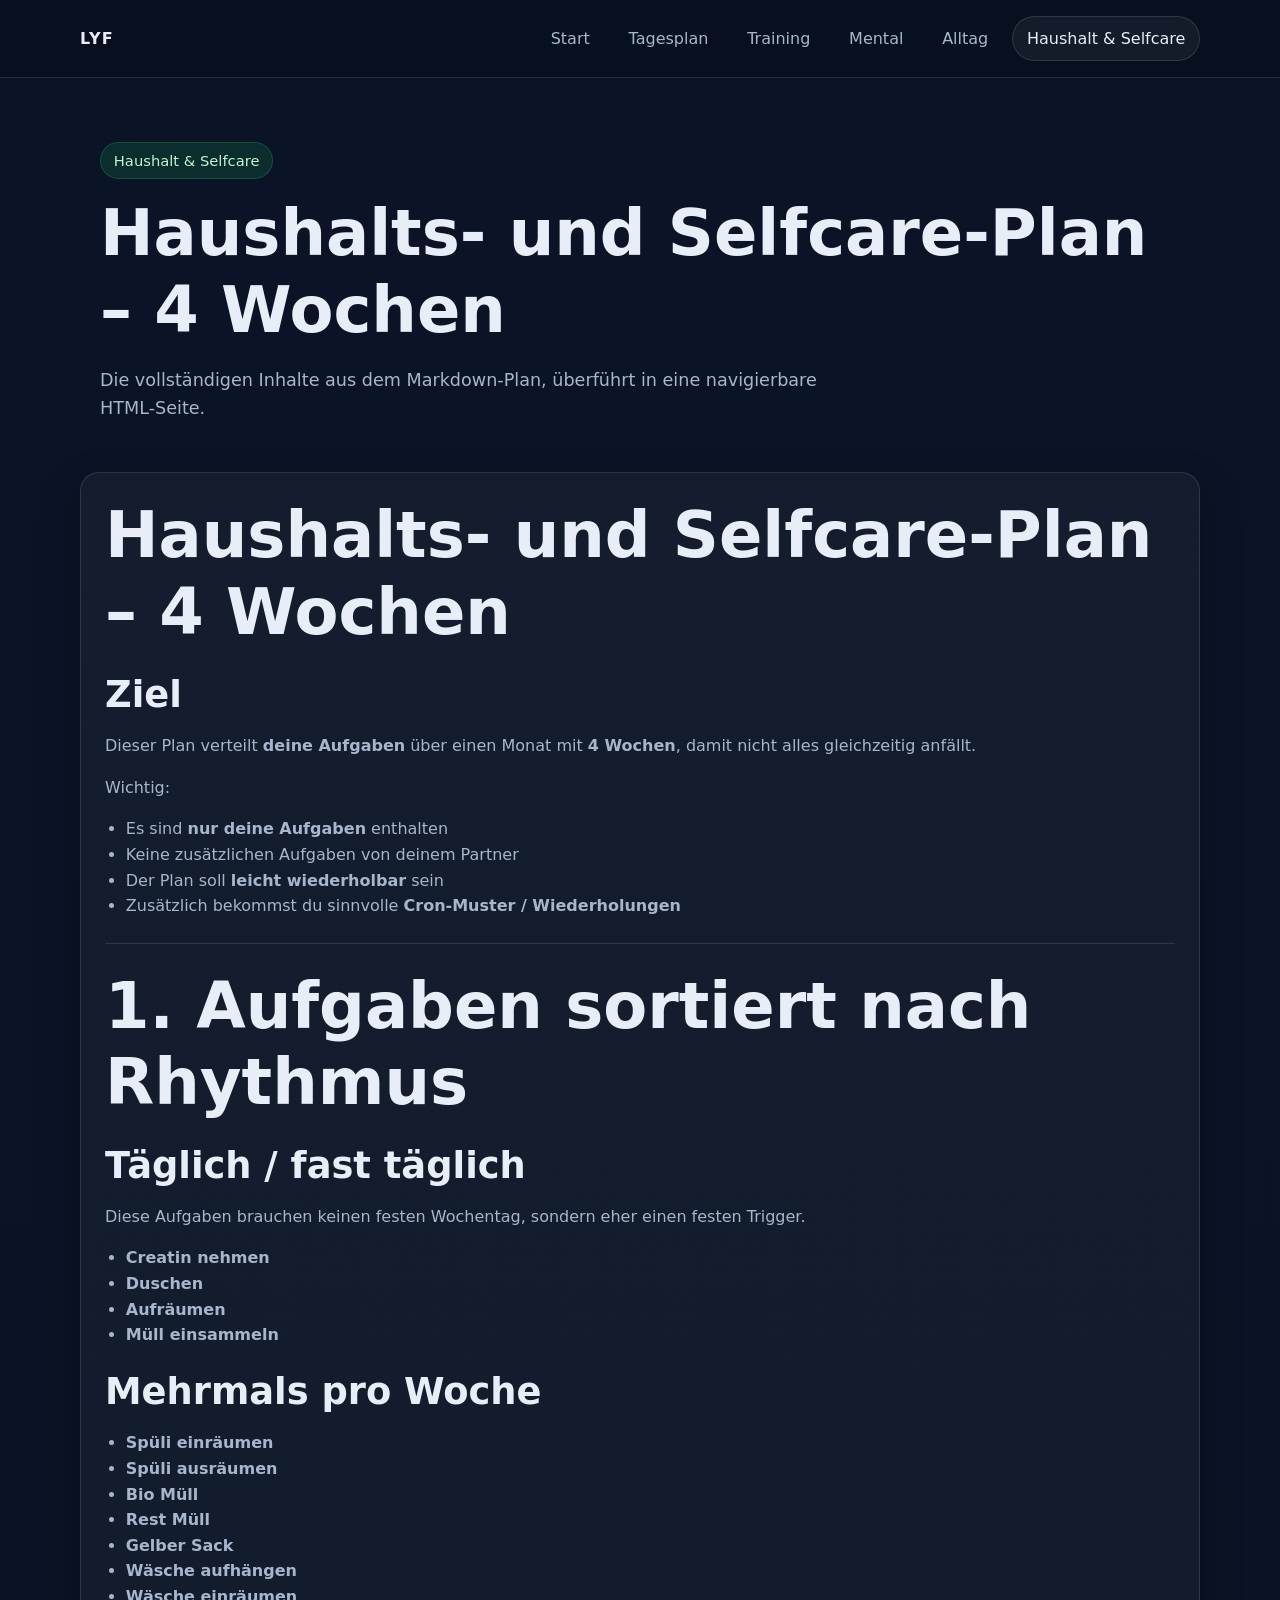
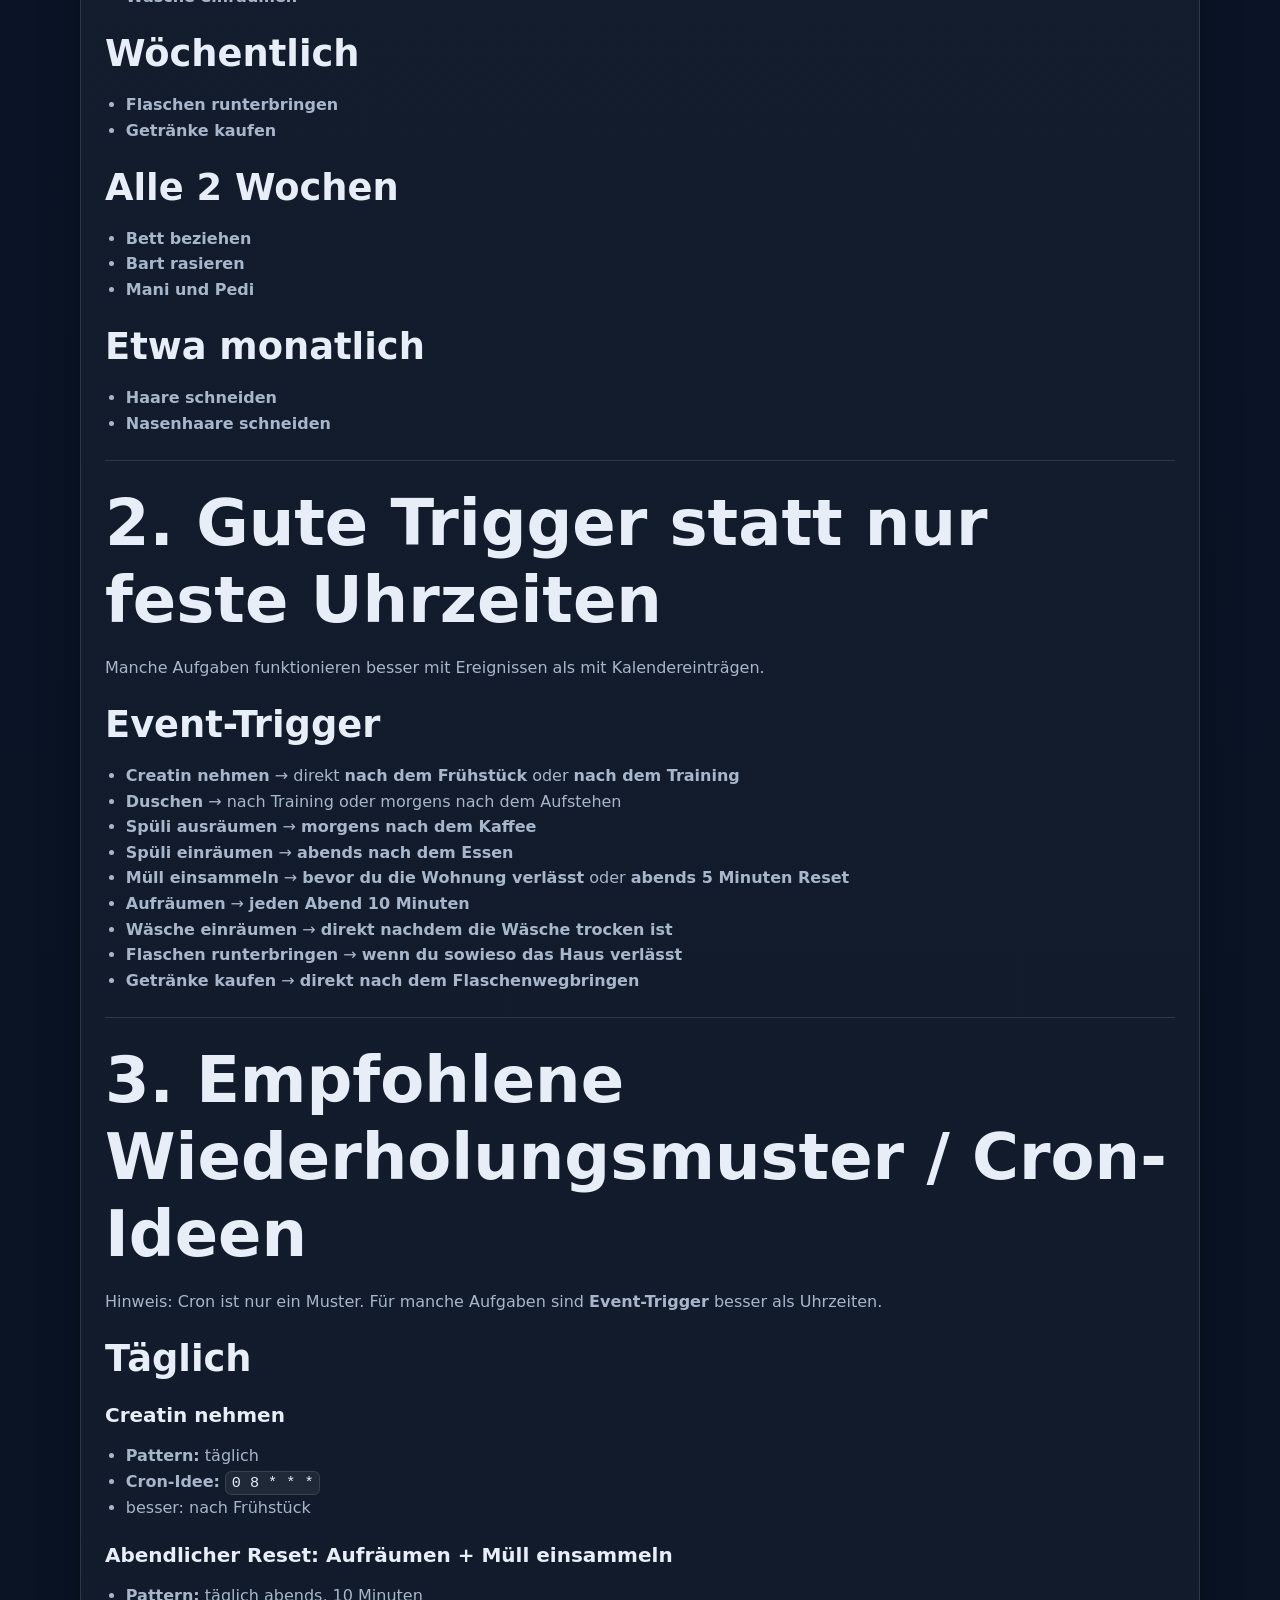
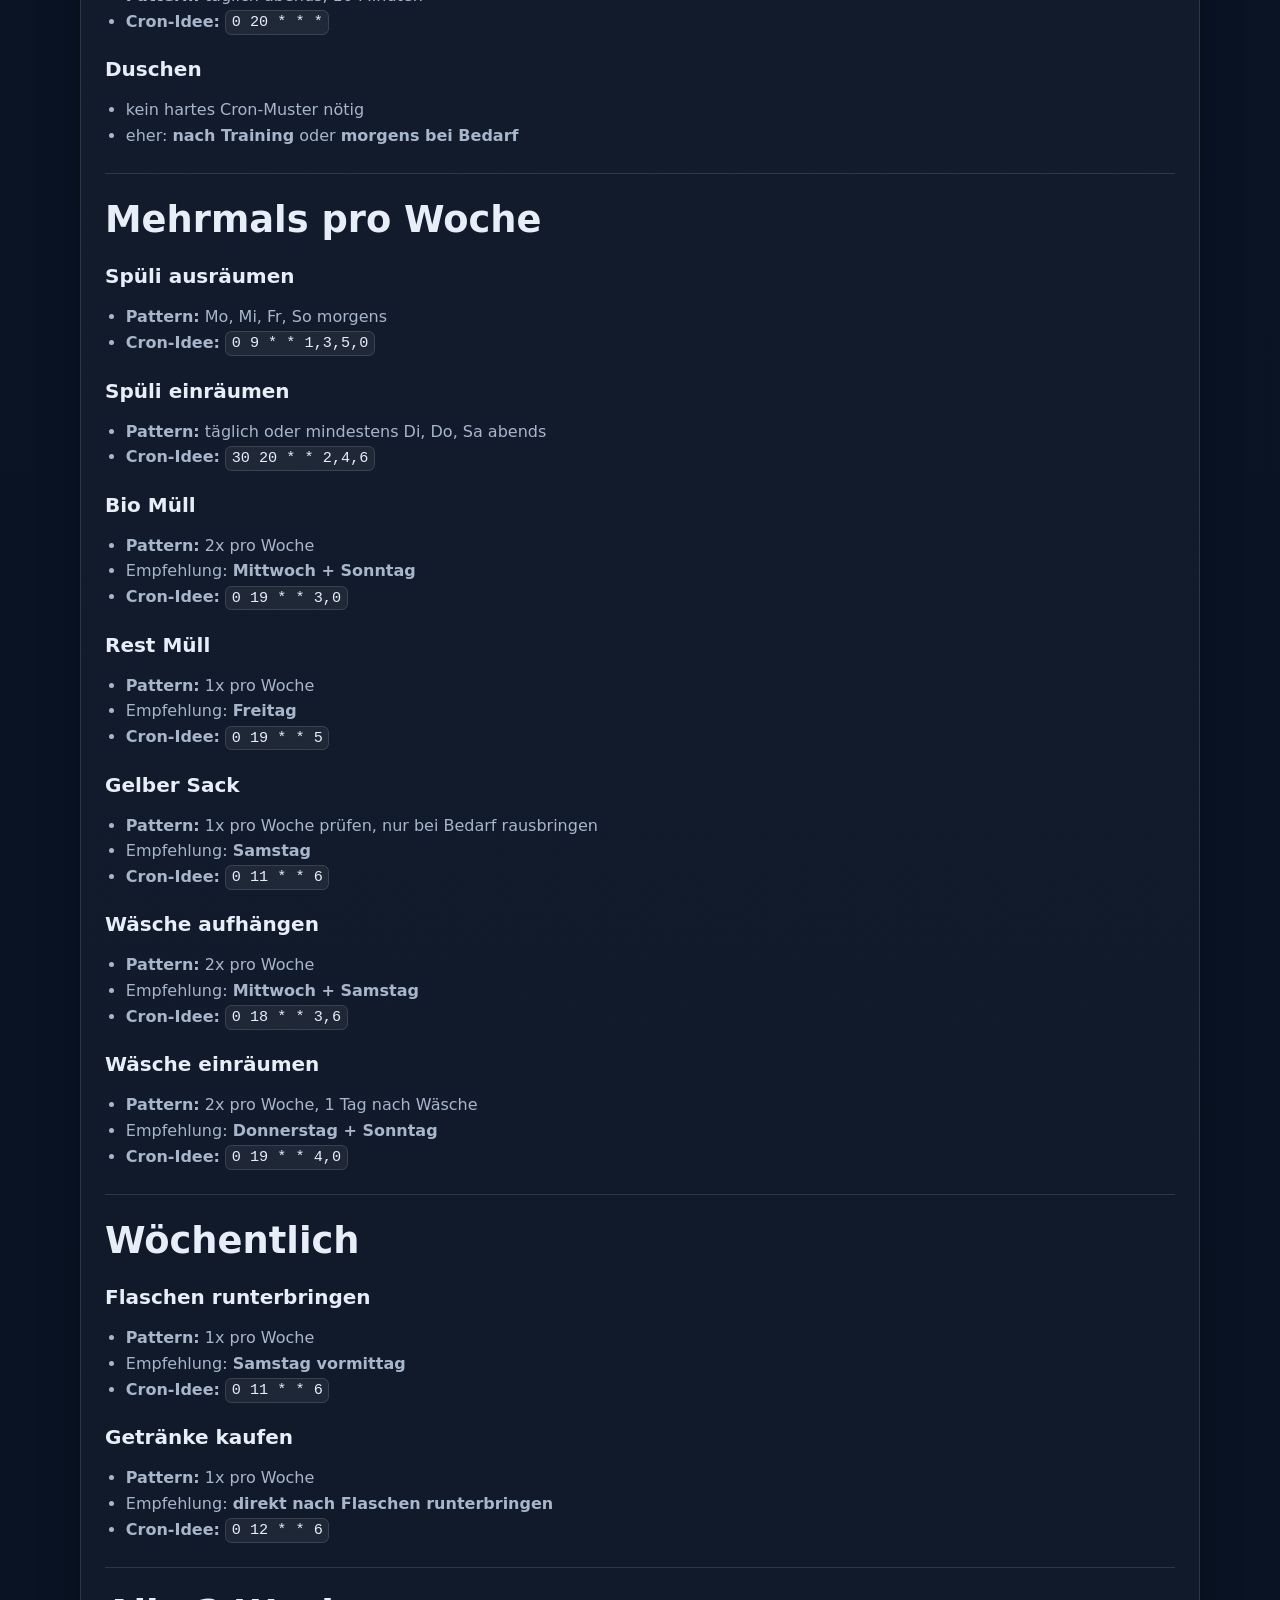
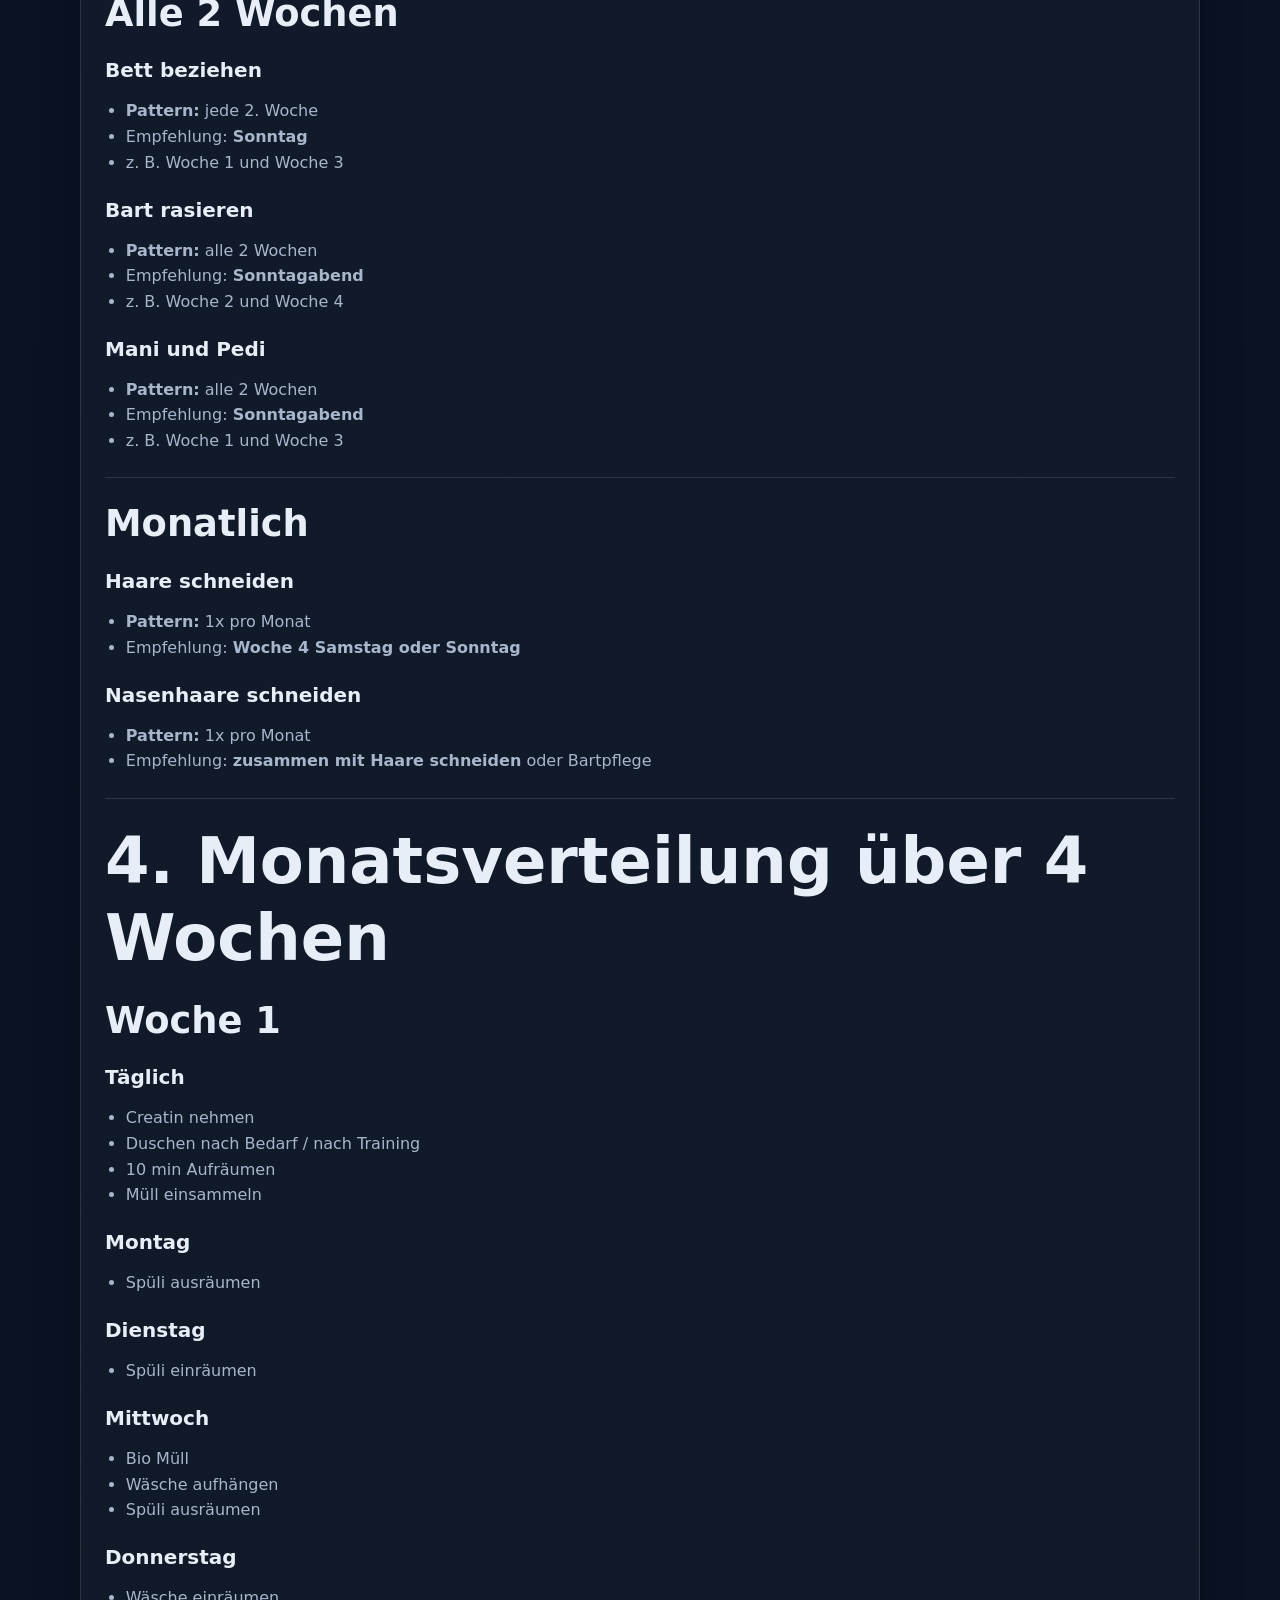
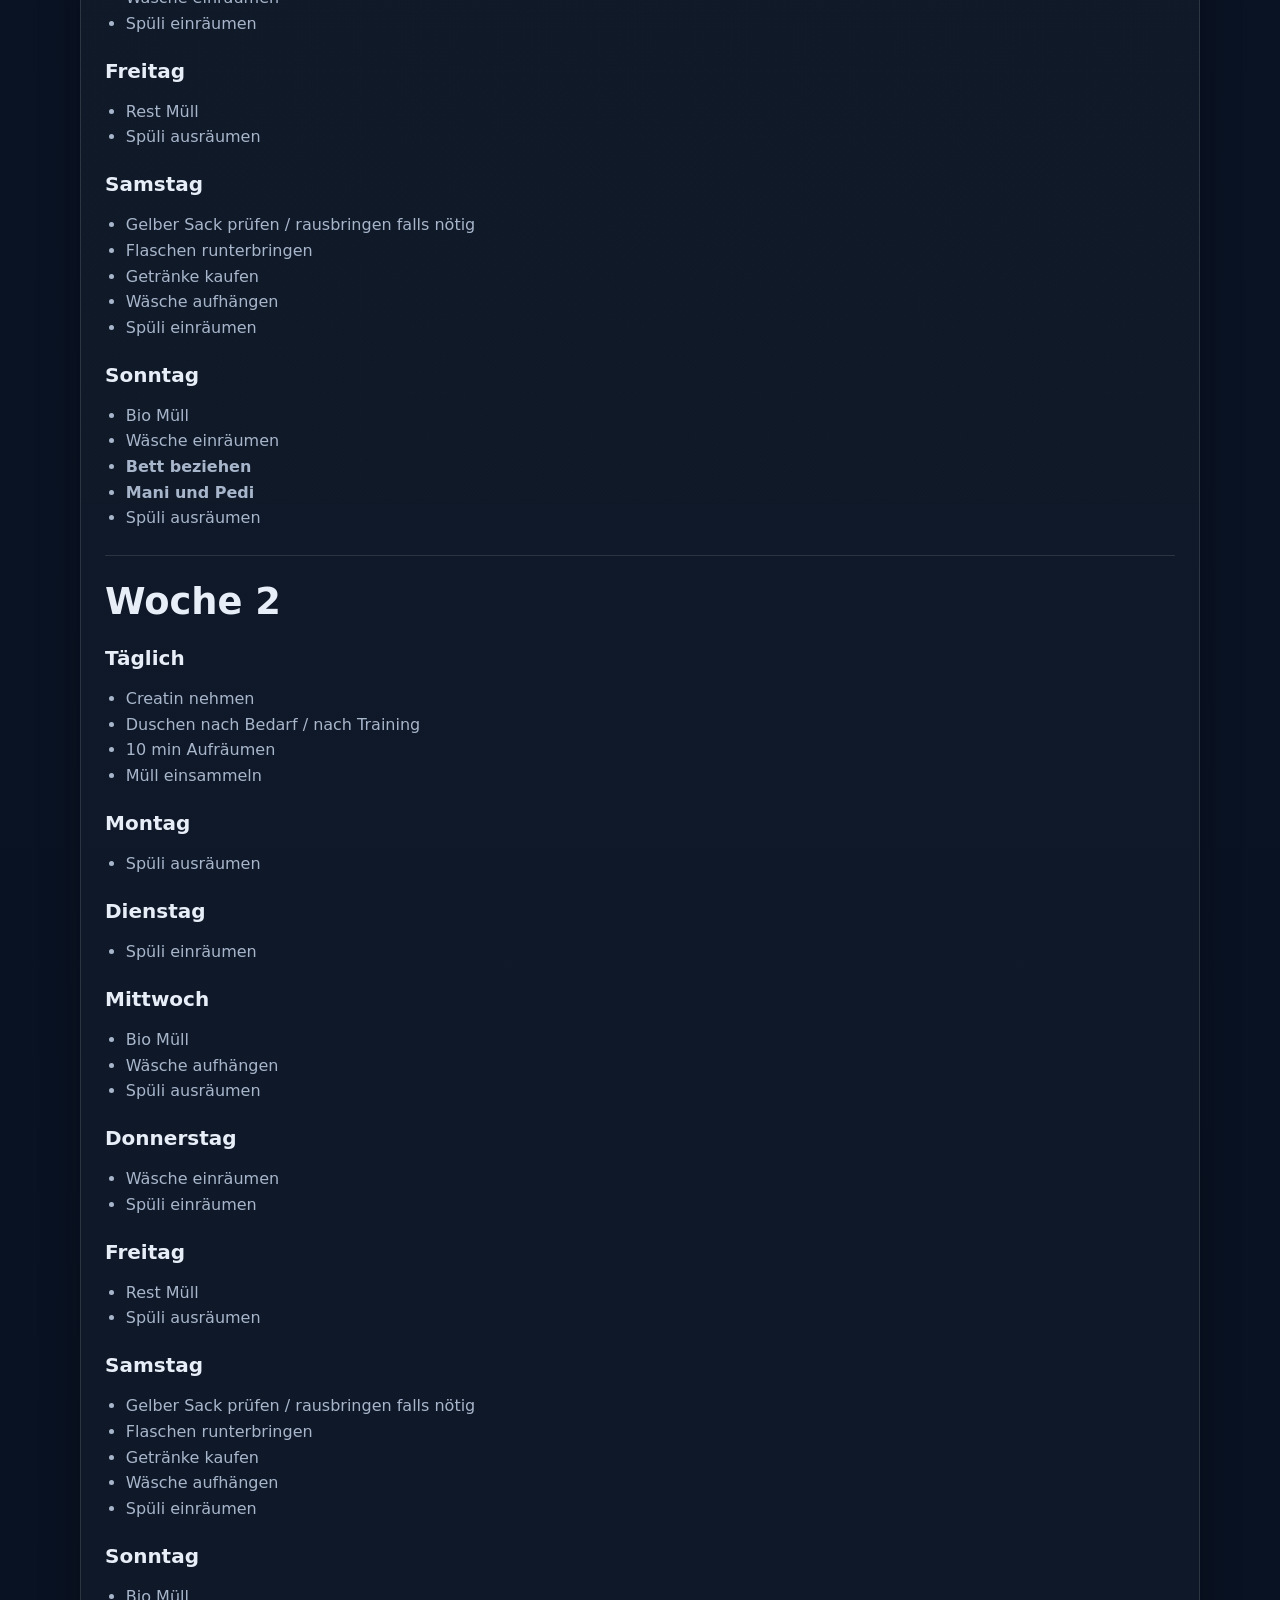
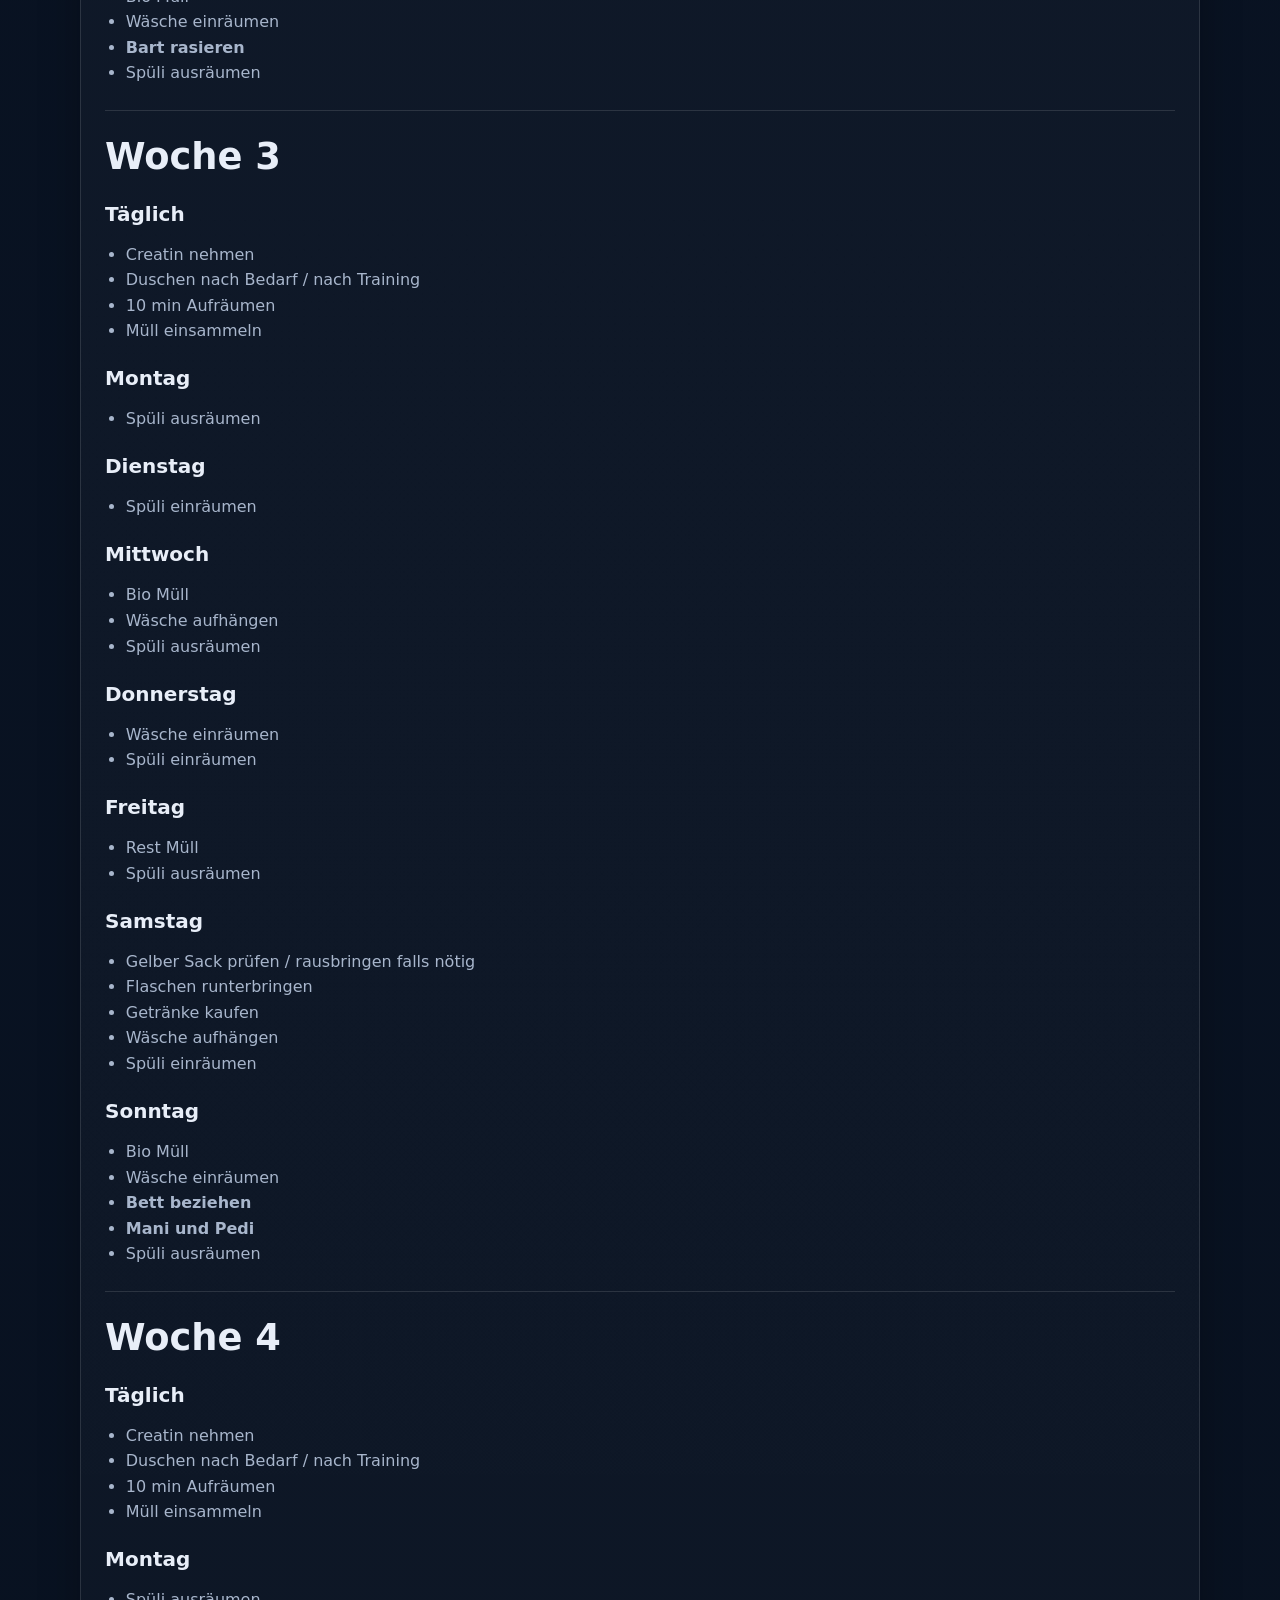
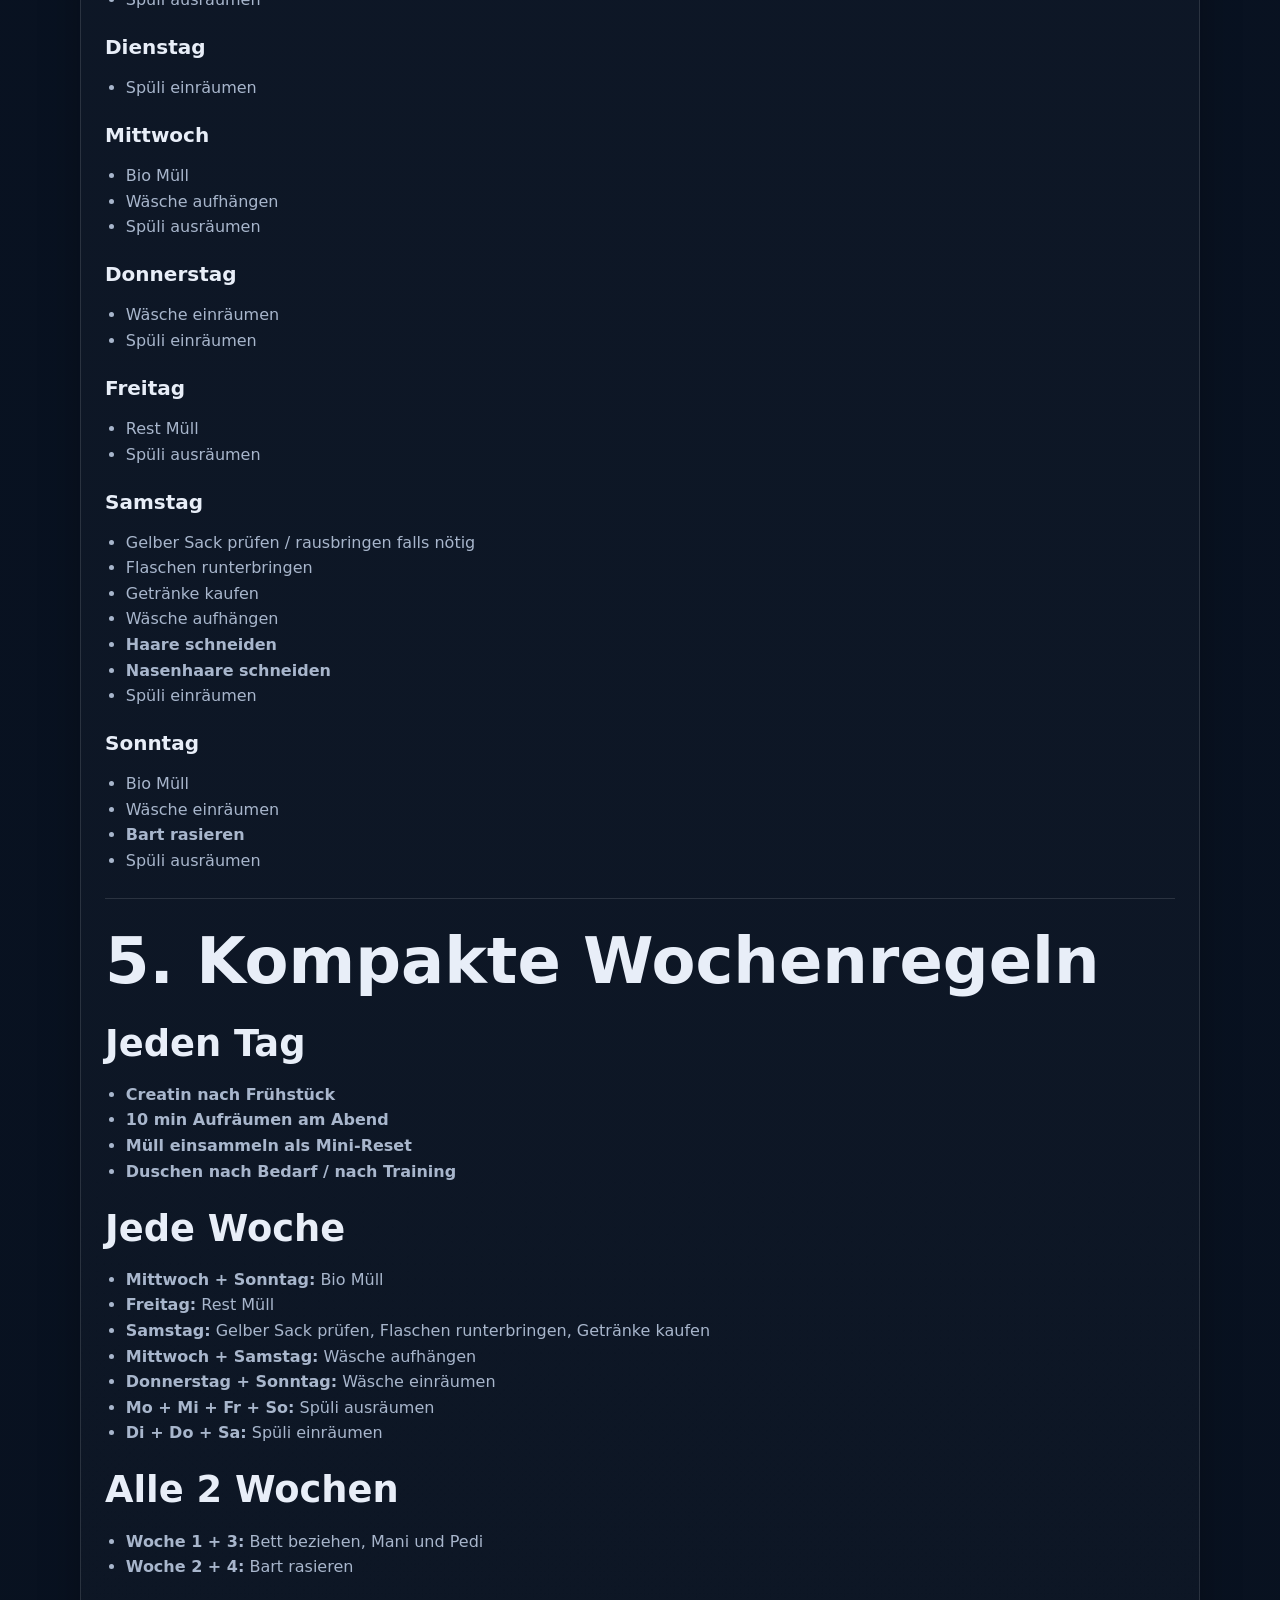
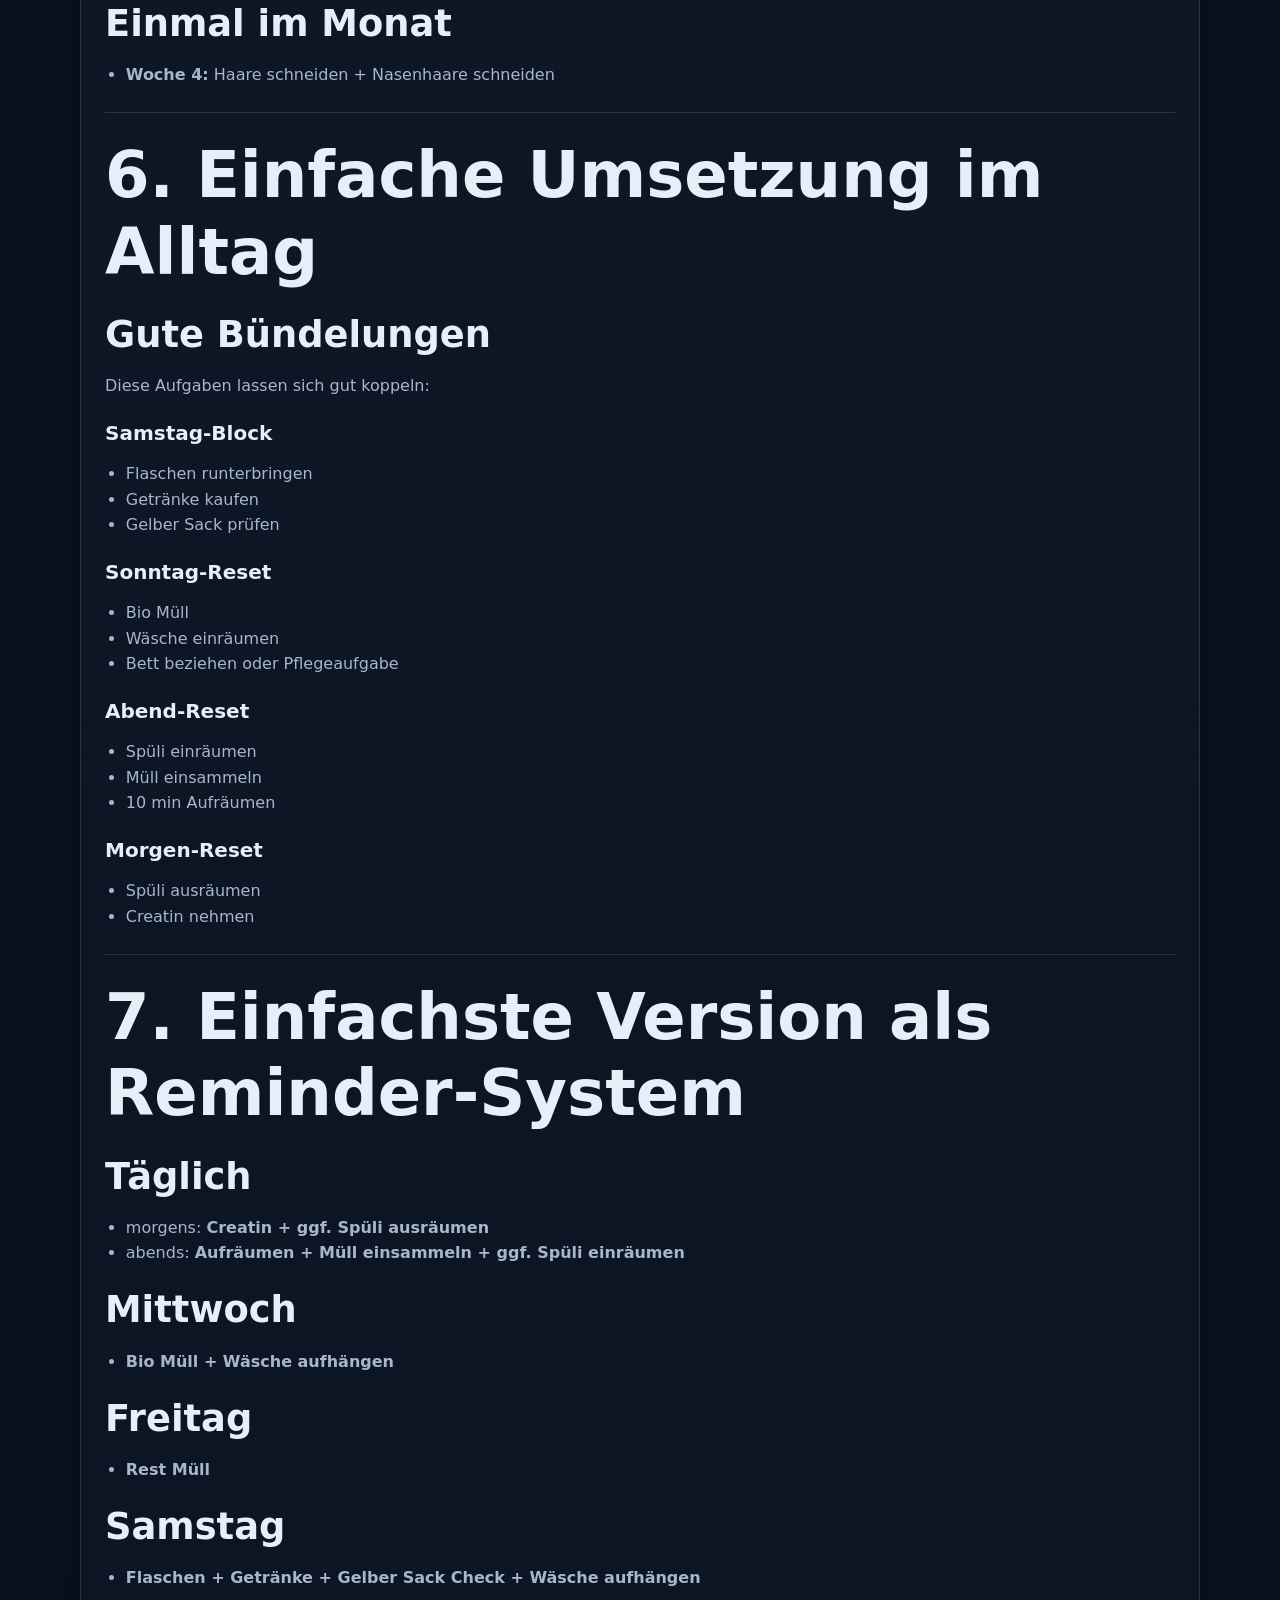
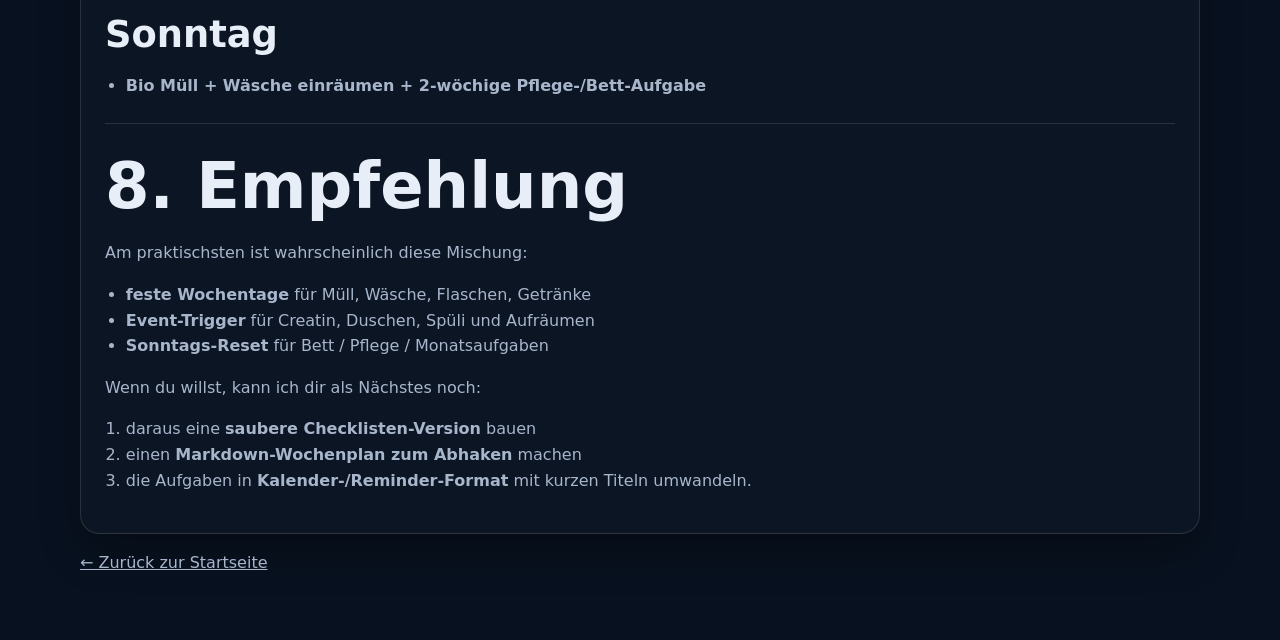
<file: haushalt.html>
<!doctype html>
<html lang="de">
  <head>
    <meta charset="UTF-8" />
    <meta name="viewport" content="width=device-width, initial-scale=1.0" />
    <title>lyf – Haushalt und Selfcare</title>
    <meta name="description" content="Vollständiger Haushalts- und Selfcare-Plan über 4 Wochen mit Triggern und Wiederholungen." />
    <link rel="stylesheet" href="style.css" />
  </head>
  <body>
    <header class="site-header">
      <nav class="nav">
        <a class="brand" href="index.html">lyf</a>
        <div class="nav-links">
          <a href="index.html">Start</a>
          <a href="planner.html">Tagesplan</a>
          <a href="training.html">Training</a>
          <a href="mental.html">Mental</a>
          <a href="alltag.html">Alltag</a>
          <a class="active" href="haushalt.html">Haushalt &amp; Selfcare</a>
        </div>
      </nav>
    </header>

    <main class="content">
      <section class="hero">
        <span class="badge">Haushalt & Selfcare</span>
        <h1>Haushalts- und Selfcare-Plan – 4 Wochen</h1>
        <p class="lead">Die vollständigen Inhalte aus dem Markdown-Plan, überführt in eine navigierbare HTML-Seite.</p>
      </section>

      <section class="section markdown panel">
        <h1 id="haushalts-und-selfcare-plan-4-wochen">Haushalts- und Selfcare-Plan – 4 Wochen</h1>
        <h2 id="ziel">Ziel</h2>
        <p>Dieser Plan verteilt <strong>deine Aufgaben</strong> über einen Monat mit <strong>4 Wochen</strong>, damit nicht alles gleichzeitig anfällt.</p>
        <p>Wichtig:</p>
        <ul>
        <li>Es sind <strong>nur deine Aufgaben</strong> enthalten</li>
        <li>Keine zusätzlichen Aufgaben von deinem Partner</li>
        <li>Der Plan soll <strong>leicht wiederholbar</strong> sein</li>
        <li>Zusätzlich bekommst du sinnvolle <strong>Cron-Muster / Wiederholungen</strong></li>
        </ul>
        <hr />
        <h1 id="1-aufgaben-sortiert-nach-rhythmus">1. Aufgaben sortiert nach Rhythmus</h1>
        <h2 id="täglich-fast-täglich">Täglich / fast täglich</h2>
        <p>Diese Aufgaben brauchen keinen festen Wochentag, sondern eher einen festen Trigger.</p>
        <ul>
        <li><strong>Creatin nehmen</strong></li>
        <li><strong>Duschen</strong></li>
        <li><strong>Aufräumen</strong></li>
        <li><strong>Müll einsammeln</strong></li>
        </ul>
        <h2 id="mehrmals-pro-woche">Mehrmals pro Woche</h2>
        <ul>
        <li><strong>Spüli einräumen</strong></li>
        <li><strong>Spüli ausräumen</strong></li>
        <li><strong>Bio Müll</strong></li>
        <li><strong>Rest Müll</strong></li>
        <li><strong>Gelber Sack</strong></li>
        <li><strong>Wäsche aufhängen</strong></li>
        <li><strong>Wäsche einräumen</strong></li>
        </ul>
        <h2 id="wöchentlich">Wöchentlich</h2>
        <ul>
        <li><strong>Flaschen runterbringen</strong></li>
        <li><strong>Getränke kaufen</strong></li>
        </ul>
        <h2 id="alle-2-wochen">Alle 2 Wochen</h2>
        <ul>
        <li><strong>Bett beziehen</strong></li>
        <li><strong>Bart rasieren</strong></li>
        <li><strong>Mani und Pedi</strong></li>
        </ul>
        <h2 id="etwa-monatlich">Etwa monatlich</h2>
        <ul>
        <li><strong>Haare schneiden</strong></li>
        <li><strong>Nasenhaare schneiden</strong></li>
        </ul>
        <hr />
        <h1 id="2-gute-trigger-statt-nur-feste-uhrzeiten">2. Gute Trigger statt nur feste Uhrzeiten</h1>
        <p>Manche Aufgaben funktionieren besser mit Ereignissen als mit Kalendereinträgen.</p>
        <h2 id="event-trigger">Event-Trigger</h2>
        <ul>
        <li><strong>Creatin nehmen</strong> → direkt <strong>nach dem Frühstück</strong> oder <strong>nach dem Training</strong></li>
        <li><strong>Duschen</strong> → nach Training oder morgens nach dem Aufstehen</li>
        <li><strong>Spüli ausräumen</strong> → <strong>morgens nach dem Kaffee</strong></li>
        <li><strong>Spüli einräumen</strong> → <strong>abends nach dem Essen</strong></li>
        <li><strong>Müll einsammeln</strong> → <strong>bevor du die Wohnung verlässt</strong> oder <strong>abends 5 Minuten Reset</strong></li>
        <li><strong>Aufräumen</strong> → <strong>jeden Abend 10 Minuten</strong></li>
        <li><strong>Wäsche einräumen</strong> → <strong>direkt nachdem die Wäsche trocken ist</strong></li>
        <li><strong>Flaschen runterbringen</strong> → <strong>wenn du sowieso das Haus verlässt</strong></li>
        <li><strong>Getränke kaufen</strong> → <strong>direkt nach dem Flaschenwegbringen</strong></li>
        </ul>
        <hr />
        <h1 id="3-empfohlene-wiederholungsmuster-cron-ideen">3. Empfohlene Wiederholungsmuster / Cron-Ideen</h1>
        <p>Hinweis: Cron ist nur ein Muster. Für manche Aufgaben sind <strong>Event-Trigger</strong> besser als Uhrzeiten.</p>
        <h2 id="täglich">Täglich</h2>
        <h3 id="creatin-nehmen">Creatin nehmen</h3>
        <ul>
        <li><strong>Pattern:</strong> täglich</li>
        <li><strong>Cron-Idee:</strong> <code>0 8 * * *</code></li>
        <li>besser: nach Frühstück</li>
        </ul>
        <h3 id="abendlicher-reset-aufräumen-müll-einsammeln">Abendlicher Reset: Aufräumen + Müll einsammeln</h3>
        <ul>
        <li><strong>Pattern:</strong> täglich abends, 10 Minuten</li>
        <li><strong>Cron-Idee:</strong> <code>0 20 * * *</code></li>
        </ul>
        <h3 id="duschen">Duschen</h3>
        <ul>
        <li>kein hartes Cron-Muster nötig</li>
        <li>eher: <strong>nach Training</strong> oder <strong>morgens bei Bedarf</strong></li>
        </ul>
        <hr />
        <h2 id="mehrmals-pro-woche">Mehrmals pro Woche</h2>
        <h3 id="spüli-ausräumen">Spüli ausräumen</h3>
        <ul>
        <li><strong>Pattern:</strong> Mo, Mi, Fr, So morgens</li>
        <li><strong>Cron-Idee:</strong> <code>0 9 * * 1,3,5,0</code></li>
        </ul>
        <h3 id="spüli-einräumen">Spüli einräumen</h3>
        <ul>
        <li><strong>Pattern:</strong> täglich oder mindestens Di, Do, Sa abends</li>
        <li><strong>Cron-Idee:</strong> <code>30 20 * * 2,4,6</code></li>
        </ul>
        <h3 id="bio-müll">Bio Müll</h3>
        <ul>
        <li><strong>Pattern:</strong> 2x pro Woche</li>
        <li>Empfehlung: <strong>Mittwoch + Sonntag</strong></li>
        <li><strong>Cron-Idee:</strong> <code>0 19 * * 3,0</code></li>
        </ul>
        <h3 id="rest-müll">Rest Müll</h3>
        <ul>
        <li><strong>Pattern:</strong> 1x pro Woche</li>
        <li>Empfehlung: <strong>Freitag</strong></li>
        <li><strong>Cron-Idee:</strong> <code>0 19 * * 5</code></li>
        </ul>
        <h3 id="gelber-sack">Gelber Sack</h3>
        <ul>
        <li><strong>Pattern:</strong> 1x pro Woche prüfen, nur bei Bedarf rausbringen</li>
        <li>Empfehlung: <strong>Samstag</strong></li>
        <li><strong>Cron-Idee:</strong> <code>0 11 * * 6</code></li>
        </ul>
        <h3 id="wäsche-aufhängen">Wäsche aufhängen</h3>
        <ul>
        <li><strong>Pattern:</strong> 2x pro Woche</li>
        <li>Empfehlung: <strong>Mittwoch + Samstag</strong></li>
        <li><strong>Cron-Idee:</strong> <code>0 18 * * 3,6</code></li>
        </ul>
        <h3 id="wäsche-einräumen">Wäsche einräumen</h3>
        <ul>
        <li><strong>Pattern:</strong> 2x pro Woche, 1 Tag nach Wäsche</li>
        <li>Empfehlung: <strong>Donnerstag + Sonntag</strong></li>
        <li><strong>Cron-Idee:</strong> <code>0 19 * * 4,0</code></li>
        </ul>
        <hr />
        <h2 id="wöchentlich">Wöchentlich</h2>
        <h3 id="flaschen-runterbringen">Flaschen runterbringen</h3>
        <ul>
        <li><strong>Pattern:</strong> 1x pro Woche</li>
        <li>Empfehlung: <strong>Samstag vormittag</strong></li>
        <li><strong>Cron-Idee:</strong> <code>0 11 * * 6</code></li>
        </ul>
        <h3 id="getränke-kaufen">Getränke kaufen</h3>
        <ul>
        <li><strong>Pattern:</strong> 1x pro Woche</li>
        <li>Empfehlung: <strong>direkt nach Flaschen runterbringen</strong></li>
        <li><strong>Cron-Idee:</strong> <code>0 12 * * 6</code></li>
        </ul>
        <hr />
        <h2 id="alle-2-wochen">Alle 2 Wochen</h2>
        <h3 id="bett-beziehen">Bett beziehen</h3>
        <ul>
        <li><strong>Pattern:</strong> jede 2. Woche</li>
        <li>Empfehlung: <strong>Sonntag</strong></li>
        <li>z. B. Woche 1 und Woche 3</li>
        </ul>
        <h3 id="bart-rasieren">Bart rasieren</h3>
        <ul>
        <li><strong>Pattern:</strong> alle 2 Wochen</li>
        <li>Empfehlung: <strong>Sonntagabend</strong></li>
        <li>z. B. Woche 2 und Woche 4</li>
        </ul>
        <h3 id="mani-und-pedi">Mani und Pedi</h3>
        <ul>
        <li><strong>Pattern:</strong> alle 2 Wochen</li>
        <li>Empfehlung: <strong>Sonntagabend</strong></li>
        <li>z. B. Woche 1 und Woche 3</li>
        </ul>
        <hr />
        <h2 id="monatlich">Monatlich</h2>
        <h3 id="haare-schneiden">Haare schneiden</h3>
        <ul>
        <li><strong>Pattern:</strong> 1x pro Monat</li>
        <li>Empfehlung: <strong>Woche 4 Samstag oder Sonntag</strong></li>
        </ul>
        <h3 id="nasenhaare-schneiden">Nasenhaare schneiden</h3>
        <ul>
        <li><strong>Pattern:</strong> 1x pro Monat</li>
        <li>Empfehlung: <strong>zusammen mit Haare schneiden</strong> oder Bartpflege</li>
        </ul>
        <hr />
        <h1 id="4-monatsverteilung-über-4-wochen">4. Monatsverteilung über 4 Wochen</h1>
        <h2 id="woche-1">Woche 1</h2>
        <h3 id="täglich">Täglich</h3>
        <ul>
        <li>Creatin nehmen</li>
        <li>Duschen nach Bedarf / nach Training</li>
        <li>10 min Aufräumen</li>
        <li>Müll einsammeln</li>
        </ul>
        <h3 id="montag">Montag</h3>
        <ul>
        <li>Spüli ausräumen</li>
        </ul>
        <h3 id="dienstag">Dienstag</h3>
        <ul>
        <li>Spüli einräumen</li>
        </ul>
        <h3 id="mittwoch">Mittwoch</h3>
        <ul>
        <li>Bio Müll</li>
        <li>Wäsche aufhängen</li>
        <li>Spüli ausräumen</li>
        </ul>
        <h3 id="donnerstag">Donnerstag</h3>
        <ul>
        <li>Wäsche einräumen</li>
        <li>Spüli einräumen</li>
        </ul>
        <h3 id="freitag">Freitag</h3>
        <ul>
        <li>Rest Müll</li>
        <li>Spüli ausräumen</li>
        </ul>
        <h3 id="samstag">Samstag</h3>
        <ul>
        <li>Gelber Sack prüfen / rausbringen falls nötig</li>
        <li>Flaschen runterbringen</li>
        <li>Getränke kaufen</li>
        <li>Wäsche aufhängen</li>
        <li>Spüli einräumen</li>
        </ul>
        <h3 id="sonntag">Sonntag</h3>
        <ul>
        <li>Bio Müll</li>
        <li>Wäsche einräumen</li>
        <li><strong>Bett beziehen</strong></li>
        <li><strong>Mani und Pedi</strong></li>
        <li>Spüli ausräumen</li>
        </ul>
        <hr />
        <h2 id="woche-2">Woche 2</h2>
        <h3 id="täglich">Täglich</h3>
        <ul>
        <li>Creatin nehmen</li>
        <li>Duschen nach Bedarf / nach Training</li>
        <li>10 min Aufräumen</li>
        <li>Müll einsammeln</li>
        </ul>
        <h3 id="montag">Montag</h3>
        <ul>
        <li>Spüli ausräumen</li>
        </ul>
        <h3 id="dienstag">Dienstag</h3>
        <ul>
        <li>Spüli einräumen</li>
        </ul>
        <h3 id="mittwoch">Mittwoch</h3>
        <ul>
        <li>Bio Müll</li>
        <li>Wäsche aufhängen</li>
        <li>Spüli ausräumen</li>
        </ul>
        <h3 id="donnerstag">Donnerstag</h3>
        <ul>
        <li>Wäsche einräumen</li>
        <li>Spüli einräumen</li>
        </ul>
        <h3 id="freitag">Freitag</h3>
        <ul>
        <li>Rest Müll</li>
        <li>Spüli ausräumen</li>
        </ul>
        <h3 id="samstag">Samstag</h3>
        <ul>
        <li>Gelber Sack prüfen / rausbringen falls nötig</li>
        <li>Flaschen runterbringen</li>
        <li>Getränke kaufen</li>
        <li>Wäsche aufhängen</li>
        <li>Spüli einräumen</li>
        </ul>
        <h3 id="sonntag">Sonntag</h3>
        <ul>
        <li>Bio Müll</li>
        <li>Wäsche einräumen</li>
        <li><strong>Bart rasieren</strong></li>
        <li>Spüli ausräumen</li>
        </ul>
        <hr />
        <h2 id="woche-3">Woche 3</h2>
        <h3 id="täglich">Täglich</h3>
        <ul>
        <li>Creatin nehmen</li>
        <li>Duschen nach Bedarf / nach Training</li>
        <li>10 min Aufräumen</li>
        <li>Müll einsammeln</li>
        </ul>
        <h3 id="montag">Montag</h3>
        <ul>
        <li>Spüli ausräumen</li>
        </ul>
        <h3 id="dienstag">Dienstag</h3>
        <ul>
        <li>Spüli einräumen</li>
        </ul>
        <h3 id="mittwoch">Mittwoch</h3>
        <ul>
        <li>Bio Müll</li>
        <li>Wäsche aufhängen</li>
        <li>Spüli ausräumen</li>
        </ul>
        <h3 id="donnerstag">Donnerstag</h3>
        <ul>
        <li>Wäsche einräumen</li>
        <li>Spüli einräumen</li>
        </ul>
        <h3 id="freitag">Freitag</h3>
        <ul>
        <li>Rest Müll</li>
        <li>Spüli ausräumen</li>
        </ul>
        <h3 id="samstag">Samstag</h3>
        <ul>
        <li>Gelber Sack prüfen / rausbringen falls nötig</li>
        <li>Flaschen runterbringen</li>
        <li>Getränke kaufen</li>
        <li>Wäsche aufhängen</li>
        <li>Spüli einräumen</li>
        </ul>
        <h3 id="sonntag">Sonntag</h3>
        <ul>
        <li>Bio Müll</li>
        <li>Wäsche einräumen</li>
        <li><strong>Bett beziehen</strong></li>
        <li><strong>Mani und Pedi</strong></li>
        <li>Spüli ausräumen</li>
        </ul>
        <hr />
        <h2 id="woche-4">Woche 4</h2>
        <h3 id="täglich">Täglich</h3>
        <ul>
        <li>Creatin nehmen</li>
        <li>Duschen nach Bedarf / nach Training</li>
        <li>10 min Aufräumen</li>
        <li>Müll einsammeln</li>
        </ul>
        <h3 id="montag">Montag</h3>
        <ul>
        <li>Spüli ausräumen</li>
        </ul>
        <h3 id="dienstag">Dienstag</h3>
        <ul>
        <li>Spüli einräumen</li>
        </ul>
        <h3 id="mittwoch">Mittwoch</h3>
        <ul>
        <li>Bio Müll</li>
        <li>Wäsche aufhängen</li>
        <li>Spüli ausräumen</li>
        </ul>
        <h3 id="donnerstag">Donnerstag</h3>
        <ul>
        <li>Wäsche einräumen</li>
        <li>Spüli einräumen</li>
        </ul>
        <h3 id="freitag">Freitag</h3>
        <ul>
        <li>Rest Müll</li>
        <li>Spüli ausräumen</li>
        </ul>
        <h3 id="samstag">Samstag</h3>
        <ul>
        <li>Gelber Sack prüfen / rausbringen falls nötig</li>
        <li>Flaschen runterbringen</li>
        <li>Getränke kaufen</li>
        <li>Wäsche aufhängen</li>
        <li><strong>Haare schneiden</strong></li>
        <li><strong>Nasenhaare schneiden</strong></li>
        <li>Spüli einräumen</li>
        </ul>
        <h3 id="sonntag">Sonntag</h3>
        <ul>
        <li>Bio Müll</li>
        <li>Wäsche einräumen</li>
        <li><strong>Bart rasieren</strong></li>
        <li>Spüli ausräumen</li>
        </ul>
        <hr />
        <h1 id="5-kompakte-wochenregeln">5. Kompakte Wochenregeln</h1>
        <h2 id="jeden-tag">Jeden Tag</h2>
        <ul>
        <li><strong>Creatin nach Frühstück</strong></li>
        <li><strong>10 min Aufräumen am Abend</strong></li>
        <li><strong>Müll einsammeln als Mini-Reset</strong></li>
        <li><strong>Duschen nach Bedarf / nach Training</strong></li>
        </ul>
        <h2 id="jede-woche">Jede Woche</h2>
        <ul>
        <li><strong>Mittwoch + Sonntag:</strong> Bio Müll</li>
        <li><strong>Freitag:</strong> Rest Müll</li>
        <li><strong>Samstag:</strong> Gelber Sack prüfen, Flaschen runterbringen, Getränke kaufen</li>
        <li><strong>Mittwoch + Samstag:</strong> Wäsche aufhängen</li>
        <li><strong>Donnerstag + Sonntag:</strong> Wäsche einräumen</li>
        <li><strong>Mo + Mi + Fr + So:</strong> Spüli ausräumen</li>
        <li><strong>Di + Do + Sa:</strong> Spüli einräumen</li>
        </ul>
        <h2 id="alle-2-wochen">Alle 2 Wochen</h2>
        <ul>
        <li><strong>Woche 1 + 3:</strong> Bett beziehen, Mani und Pedi</li>
        <li><strong>Woche 2 + 4:</strong> Bart rasieren</li>
        </ul>
        <h2 id="einmal-im-monat">Einmal im Monat</h2>
        <ul>
        <li><strong>Woche 4:</strong> Haare schneiden + Nasenhaare schneiden</li>
        </ul>
        <hr />
        <h1 id="6-einfache-umsetzung-im-alltag">6. Einfache Umsetzung im Alltag</h1>
        <h2 id="gute-bündelungen">Gute Bündelungen</h2>
        <p>Diese Aufgaben lassen sich gut koppeln:</p>
        <h3 id="samstag-block">Samstag-Block</h3>
        <ul>
        <li>Flaschen runterbringen</li>
        <li>Getränke kaufen</li>
        <li>Gelber Sack prüfen</li>
        </ul>
        <h3 id="sonntag-reset">Sonntag-Reset</h3>
        <ul>
        <li>Bio Müll</li>
        <li>Wäsche einräumen</li>
        <li>Bett beziehen oder Pflegeaufgabe</li>
        </ul>
        <h3 id="abend-reset">Abend-Reset</h3>
        <ul>
        <li>Spüli einräumen</li>
        <li>Müll einsammeln</li>
        <li>10 min Aufräumen</li>
        </ul>
        <h3 id="morgen-reset">Morgen-Reset</h3>
        <ul>
        <li>Spüli ausräumen</li>
        <li>Creatin nehmen</li>
        </ul>
        <hr />
        <h1 id="7-einfachste-version-als-reminder-system">7. Einfachste Version als Reminder-System</h1>
        <h2 id="täglich">Täglich</h2>
        <ul>
        <li>morgens: <strong>Creatin + ggf. Spüli ausräumen</strong></li>
        <li>abends: <strong>Aufräumen + Müll einsammeln + ggf. Spüli einräumen</strong></li>
        </ul>
        <h2 id="mittwoch">Mittwoch</h2>
        <ul>
        <li><strong>Bio Müll + Wäsche aufhängen</strong></li>
        </ul>
        <h2 id="freitag">Freitag</h2>
        <ul>
        <li><strong>Rest Müll</strong></li>
        </ul>
        <h2 id="samstag">Samstag</h2>
        <ul>
        <li><strong>Flaschen + Getränke + Gelber Sack Check + Wäsche aufhängen</strong></li>
        </ul>
        <h2 id="sonntag">Sonntag</h2>
        <ul>
        <li><strong>Bio Müll + Wäsche einräumen + 2-wöchige Pflege-/Bett-Aufgabe</strong></li>
        </ul>
        <hr />
        <h1 id="8-empfehlung">8. Empfehlung</h1>
        <p>Am praktischsten ist wahrscheinlich diese Mischung:</p>
        <ul>
        <li><strong>feste Wochentage</strong> für Müll, Wäsche, Flaschen, Getränke</li>
        <li><strong>Event-Trigger</strong> für Creatin, Duschen, Spüli und Aufräumen</li>
        <li><strong>Sonntags-Reset</strong> für Bett / Pflege / Monatsaufgaben</li>
        </ul>
        <p>Wenn du willst, kann ich dir als Nächstes noch:</p>
        <ol>
        <li>daraus eine <strong>saubere Checklisten-Version</strong> bauen</li>
        <li>einen <strong>Markdown-Wochenplan zum Abhaken</strong> machen</li>
        <li>die Aufgaben in <strong>Kalender-/Reminder-Format</strong> mit kurzen Titeln umwandeln.</li>
        </ol>
      </section>
    </main>

    <footer class="footer">
      <p><a href="index.html">← Zurück zur Startseite</a></p>
    </footer>
  </body>
</html>
</file>
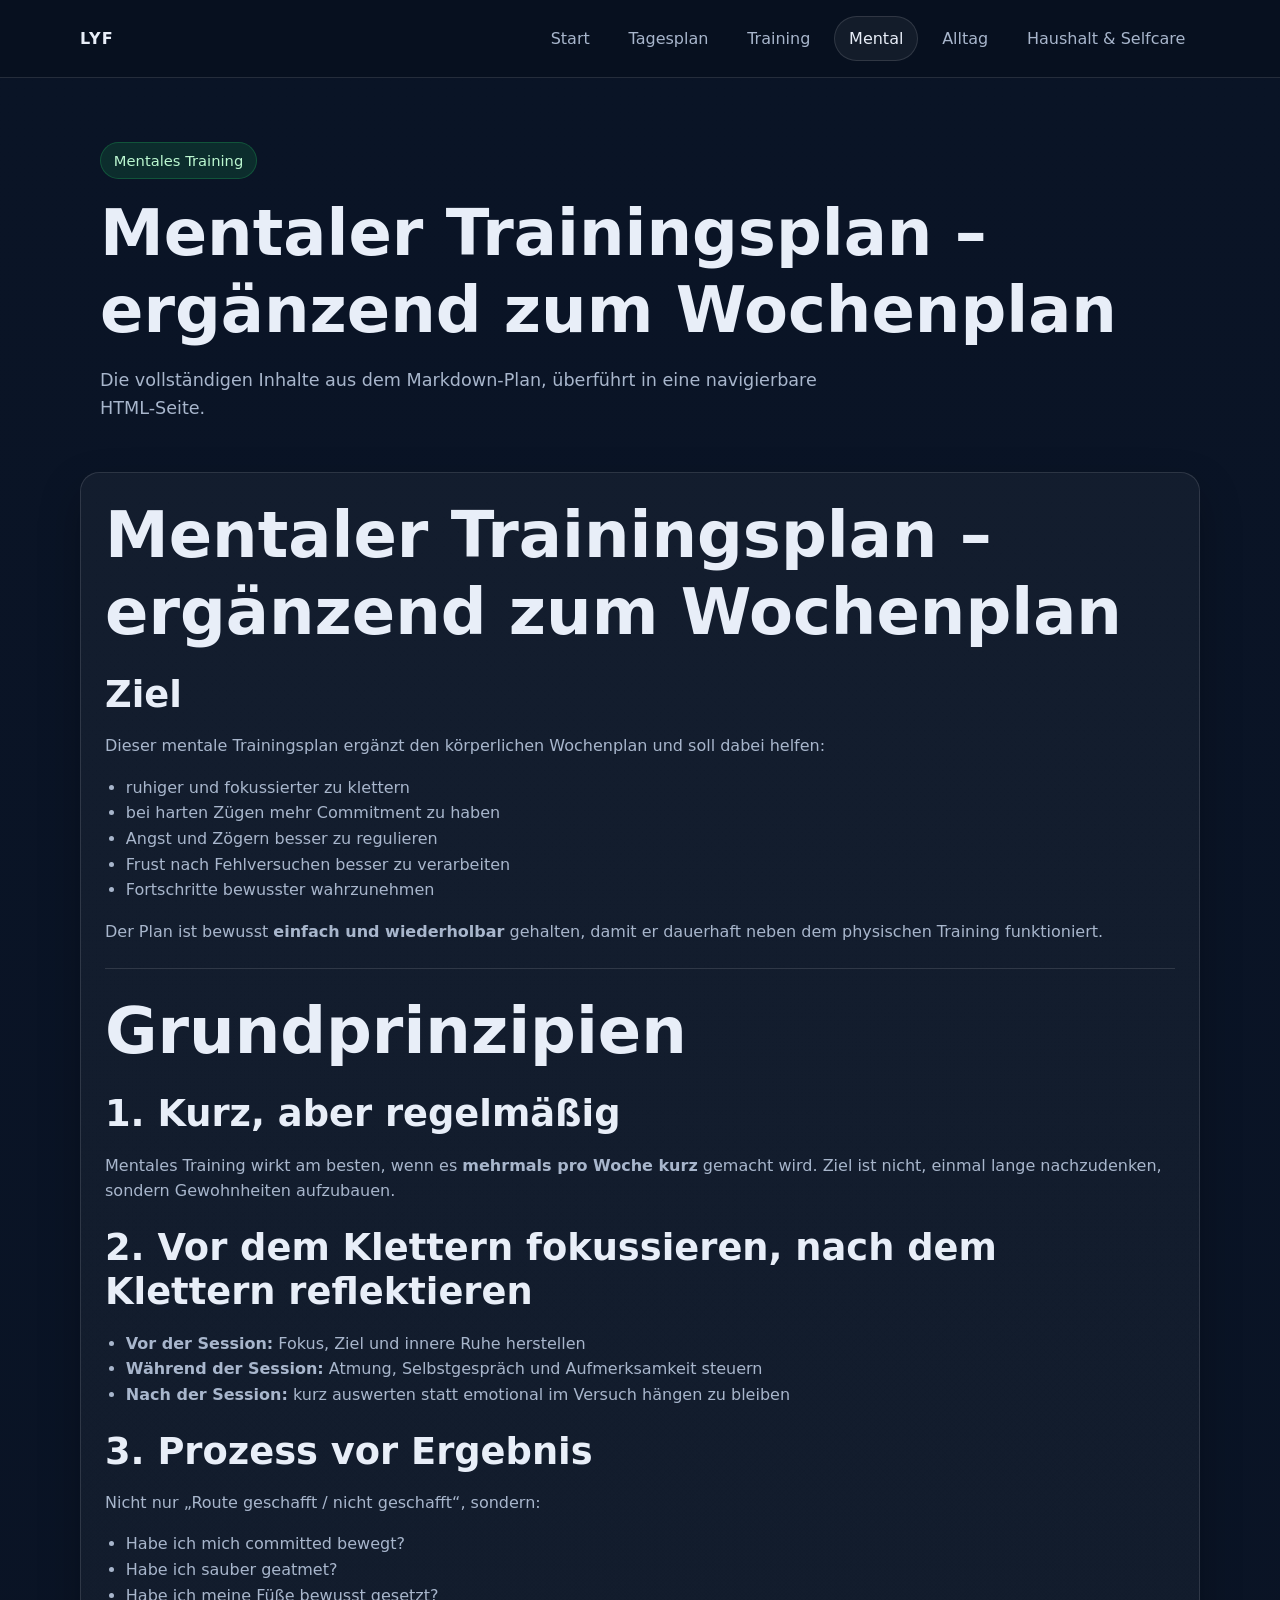
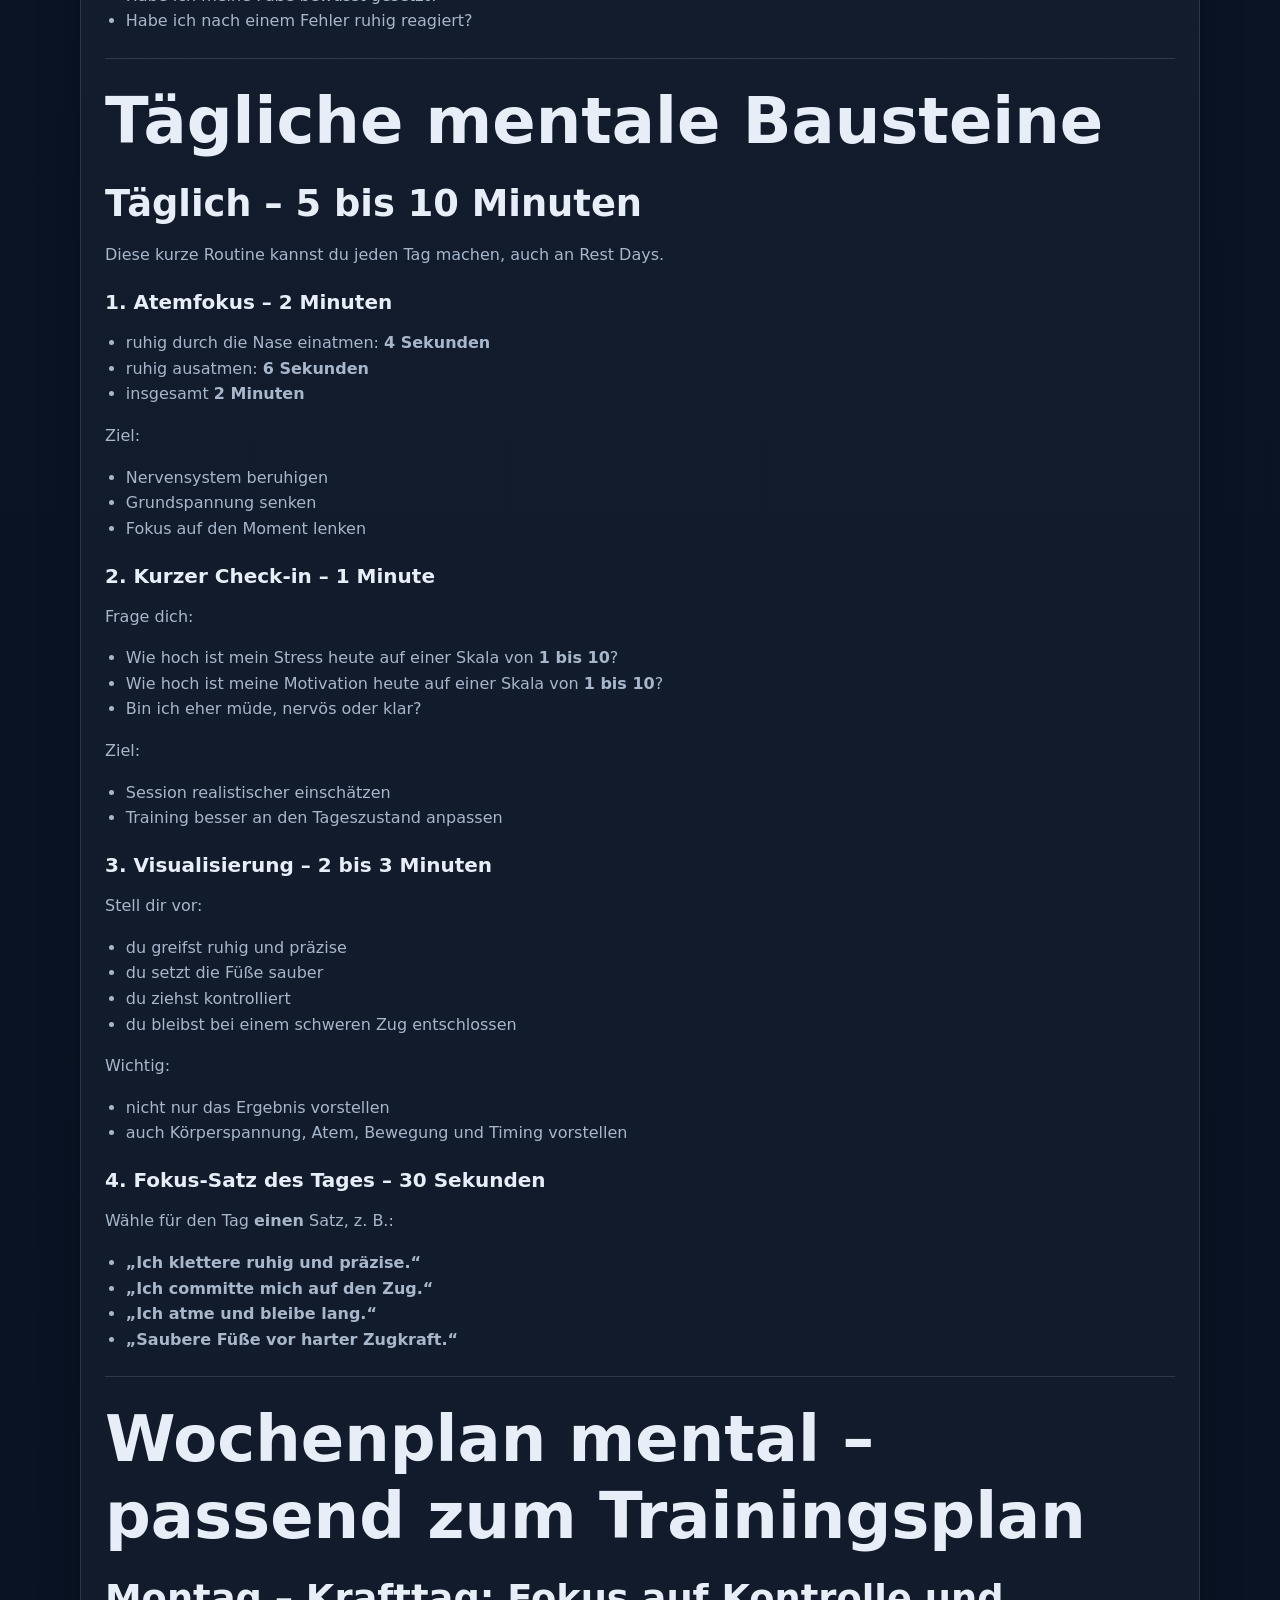
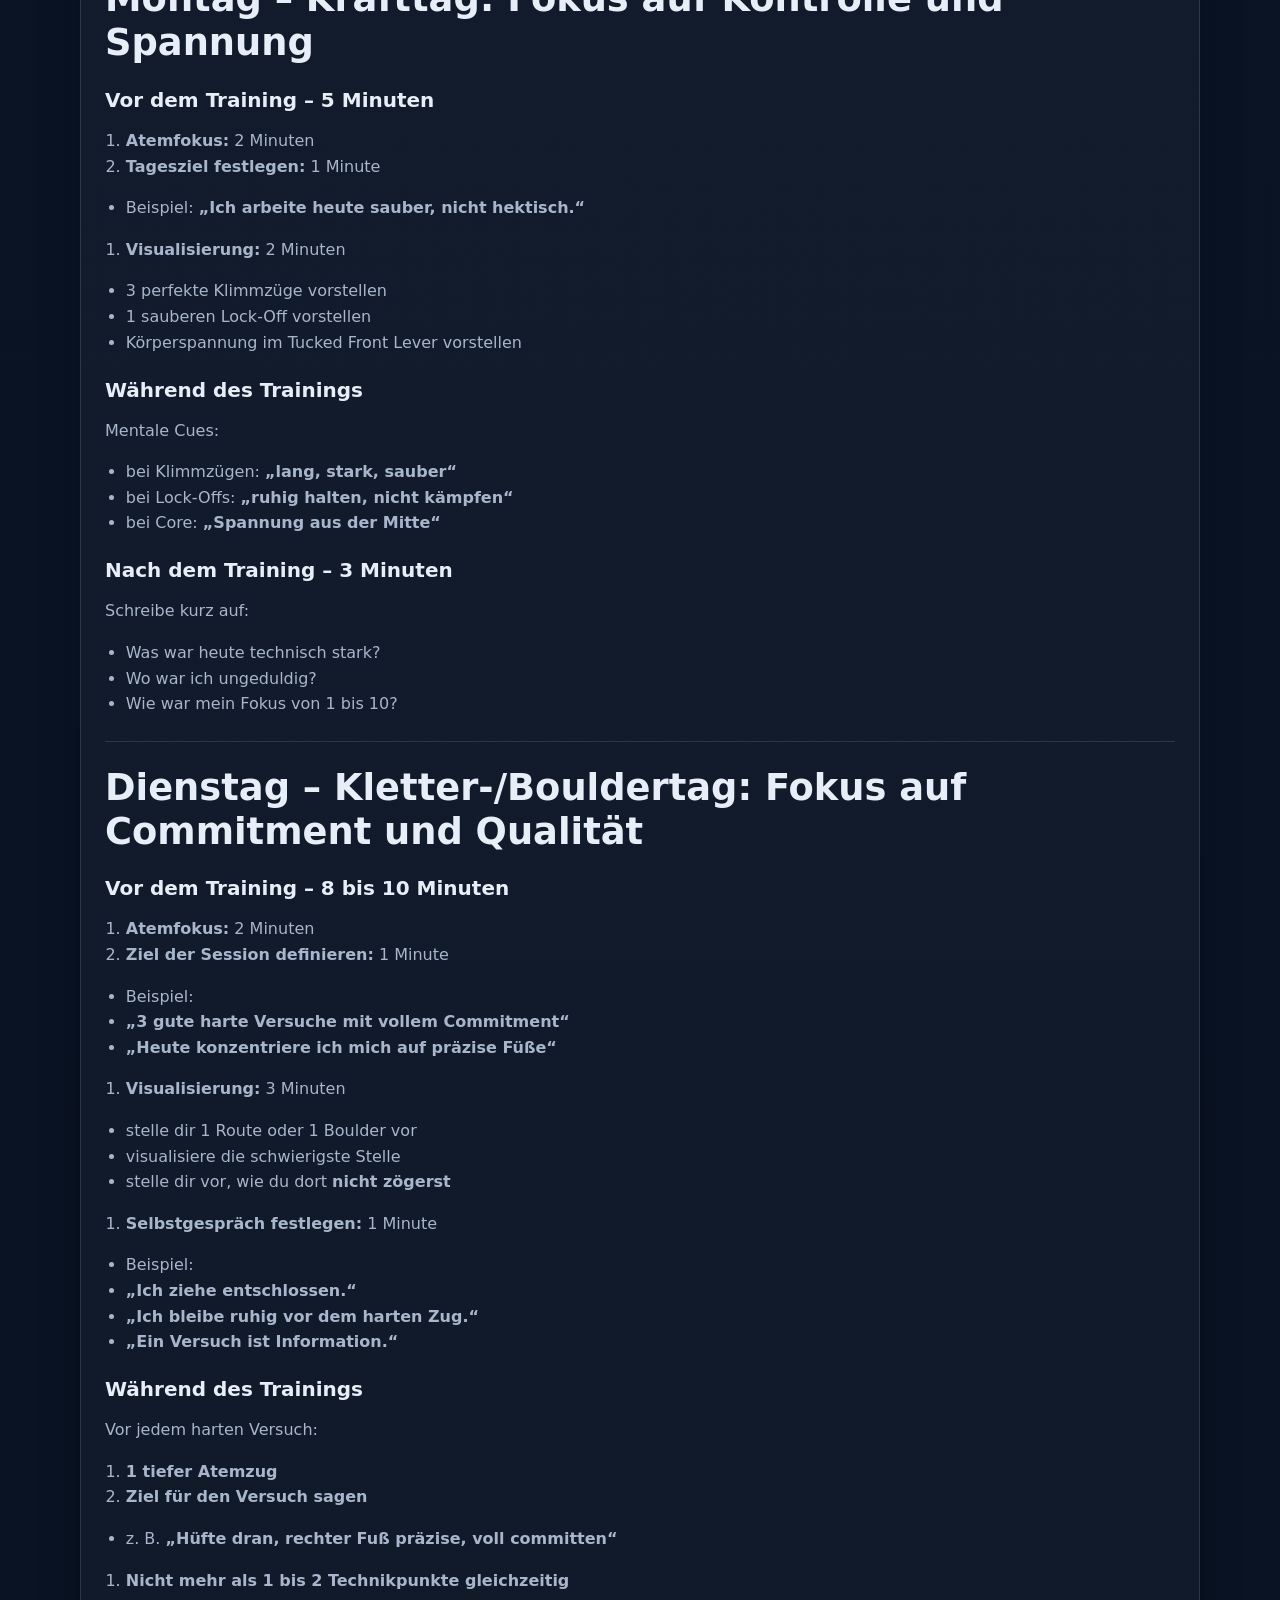
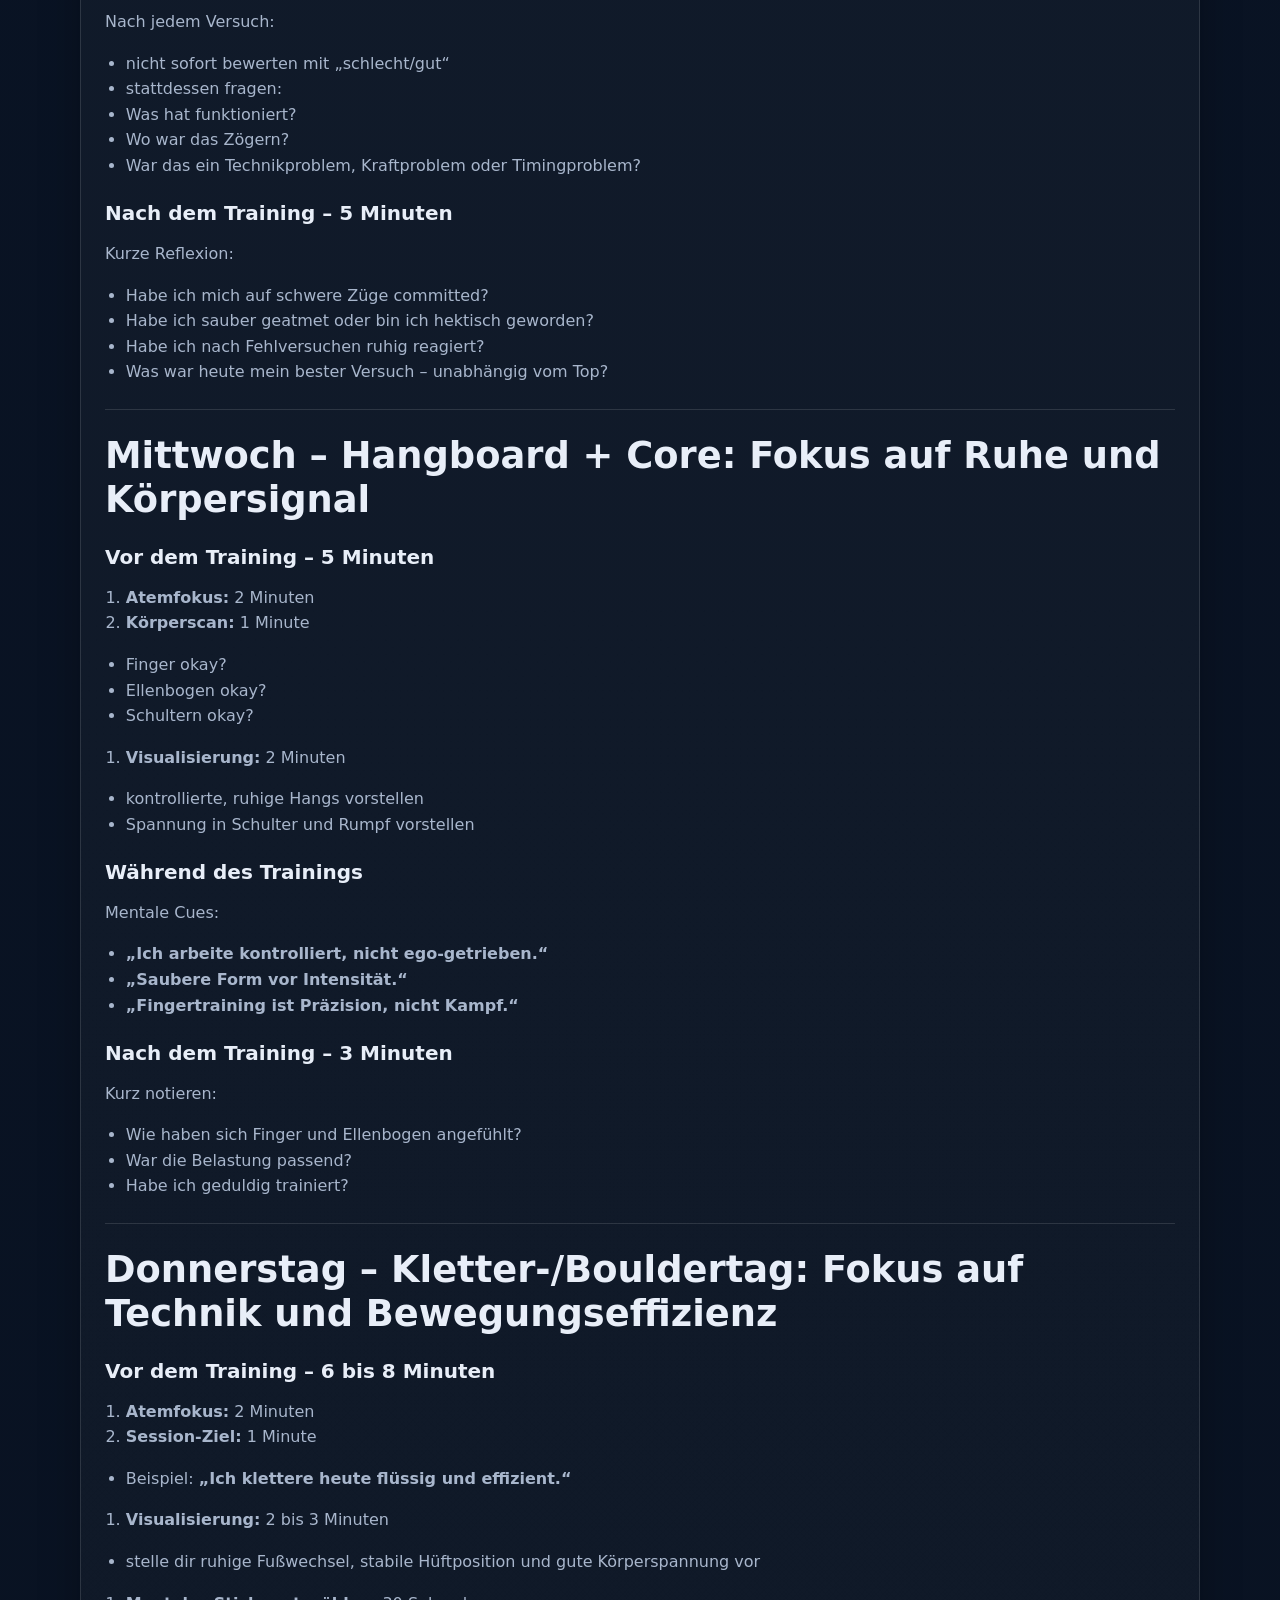
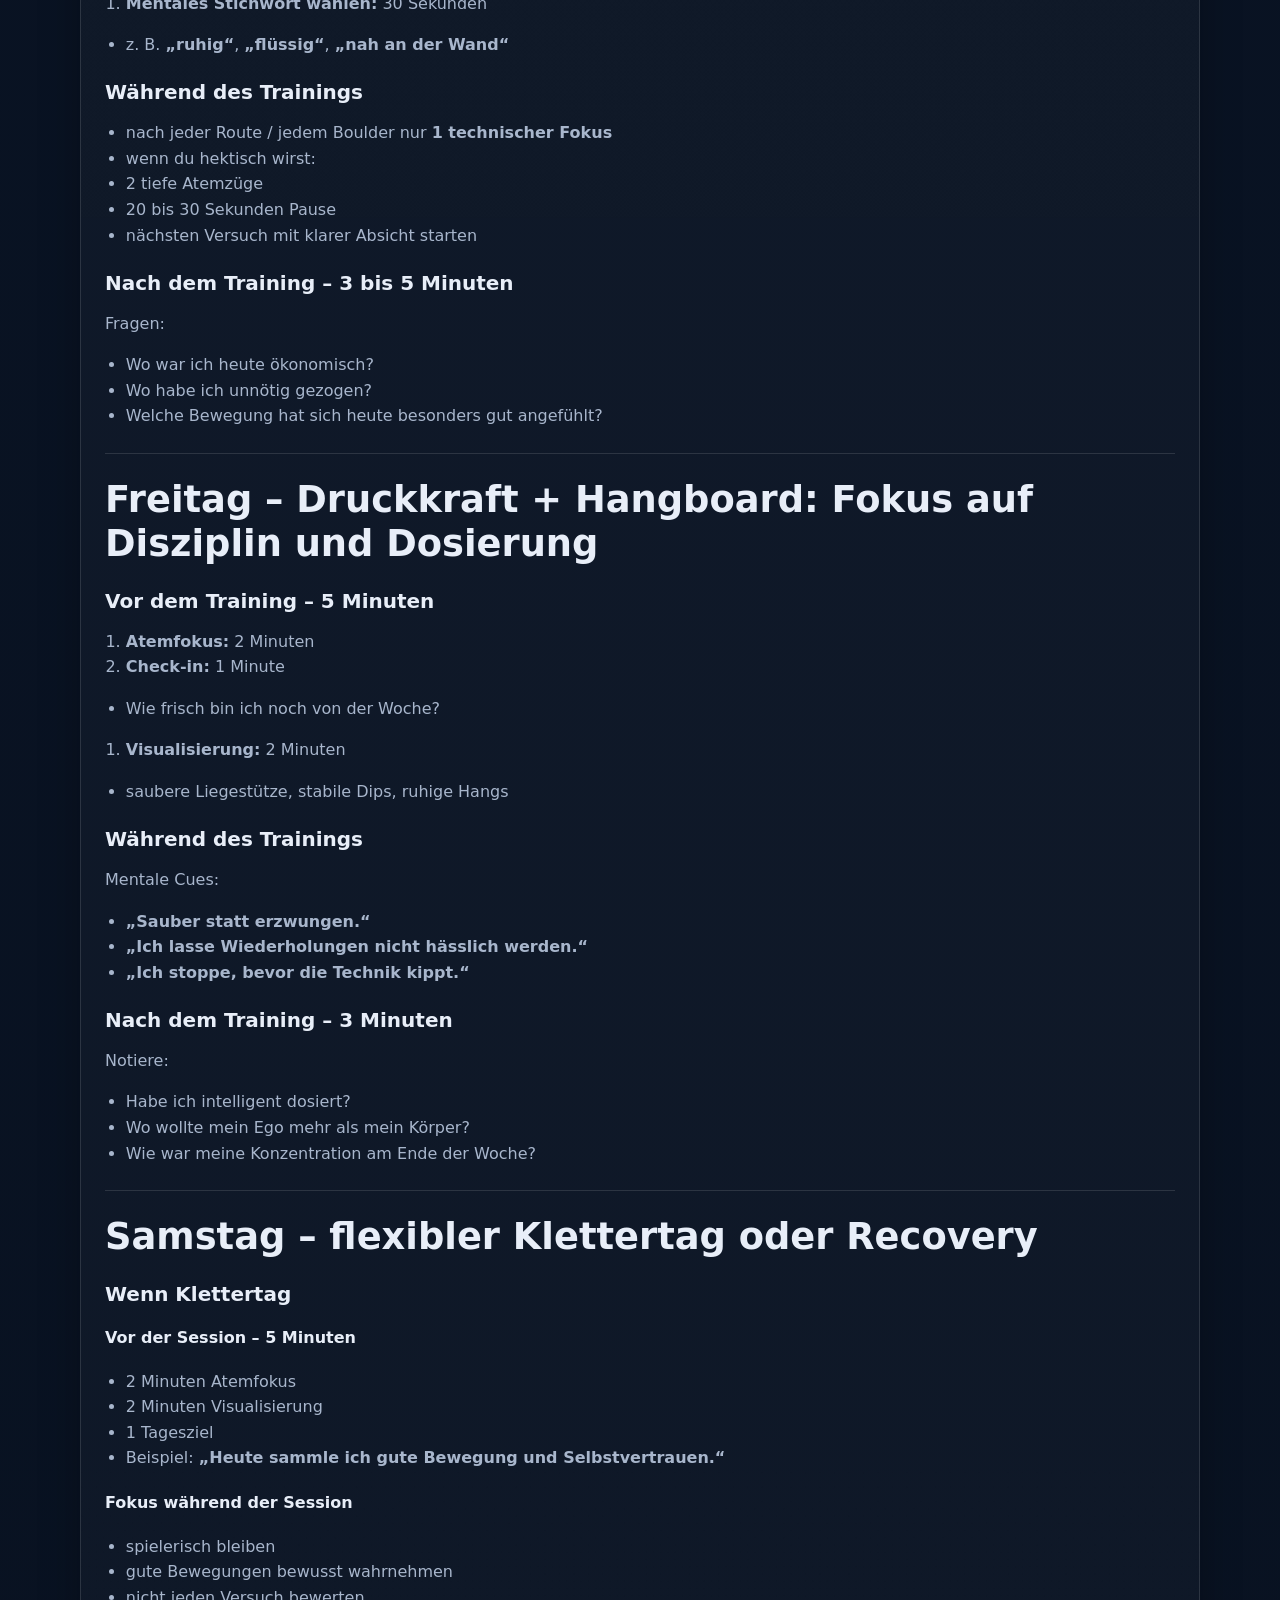
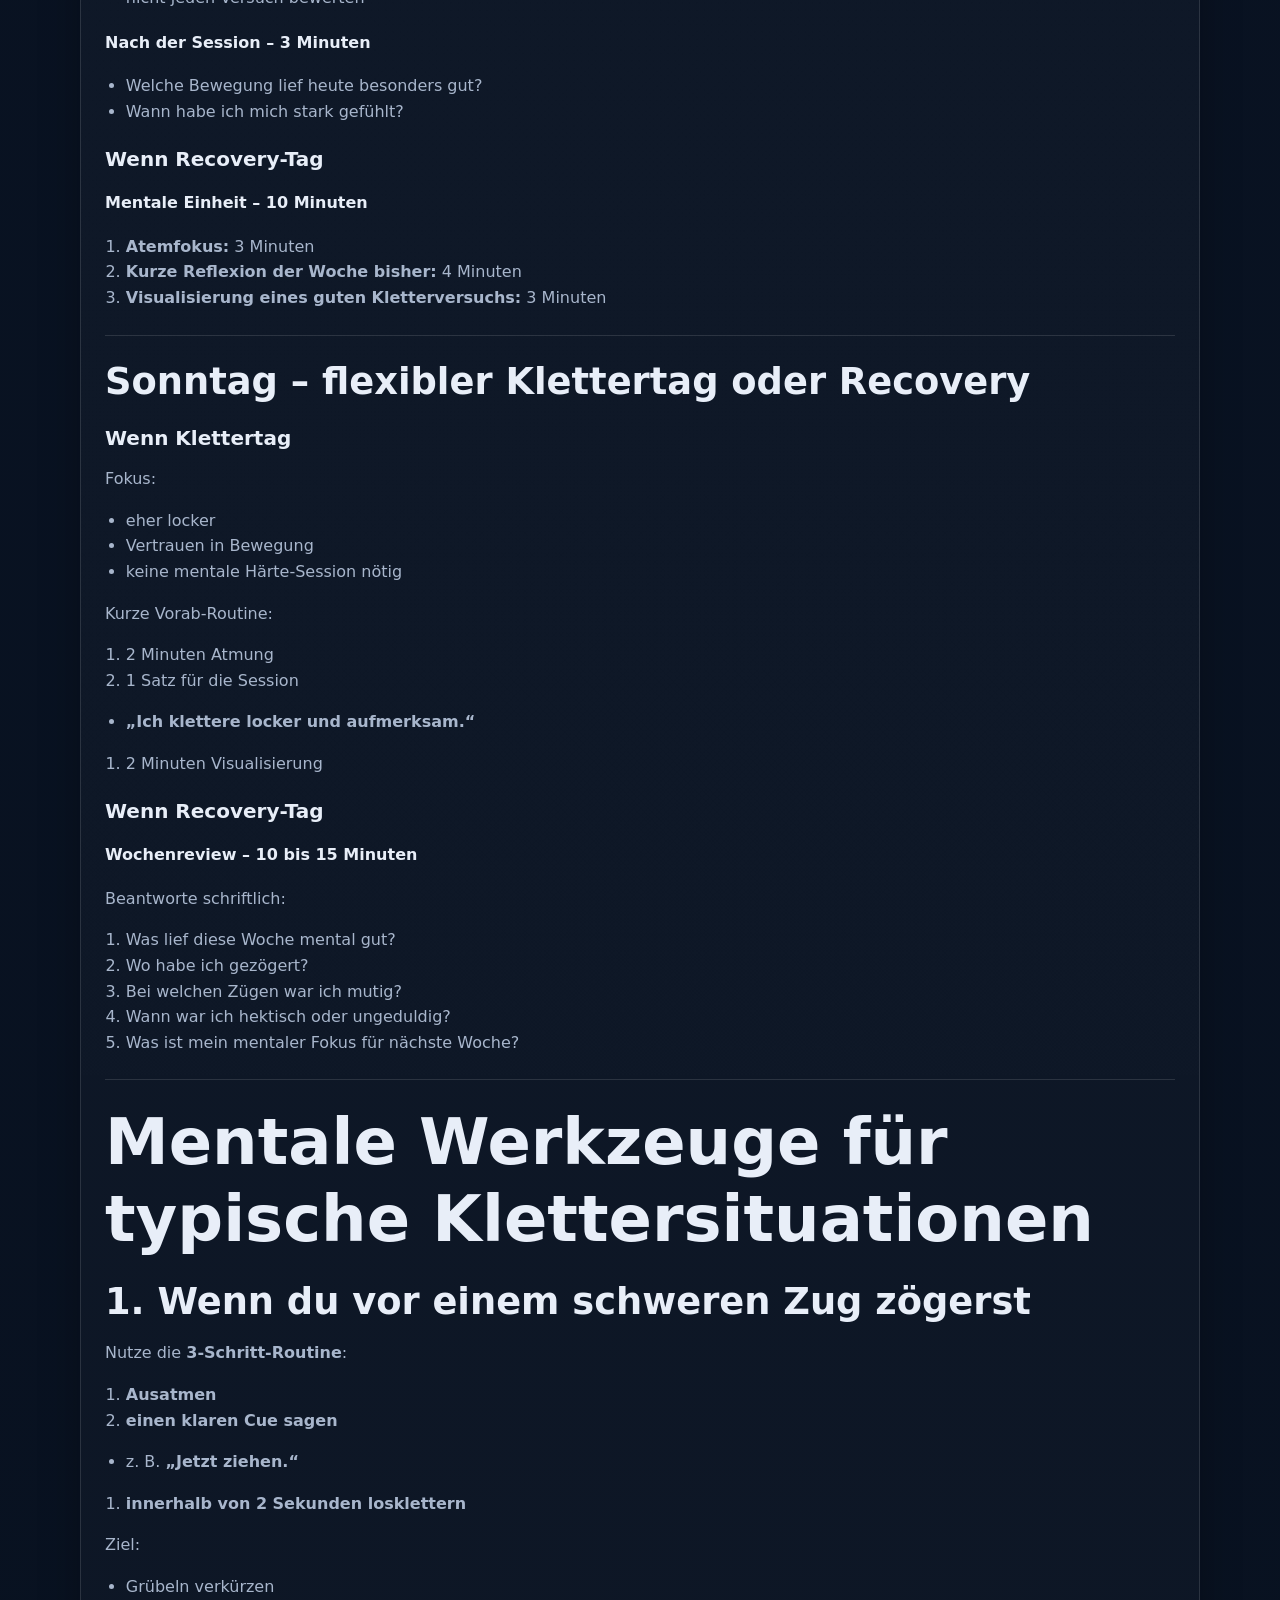
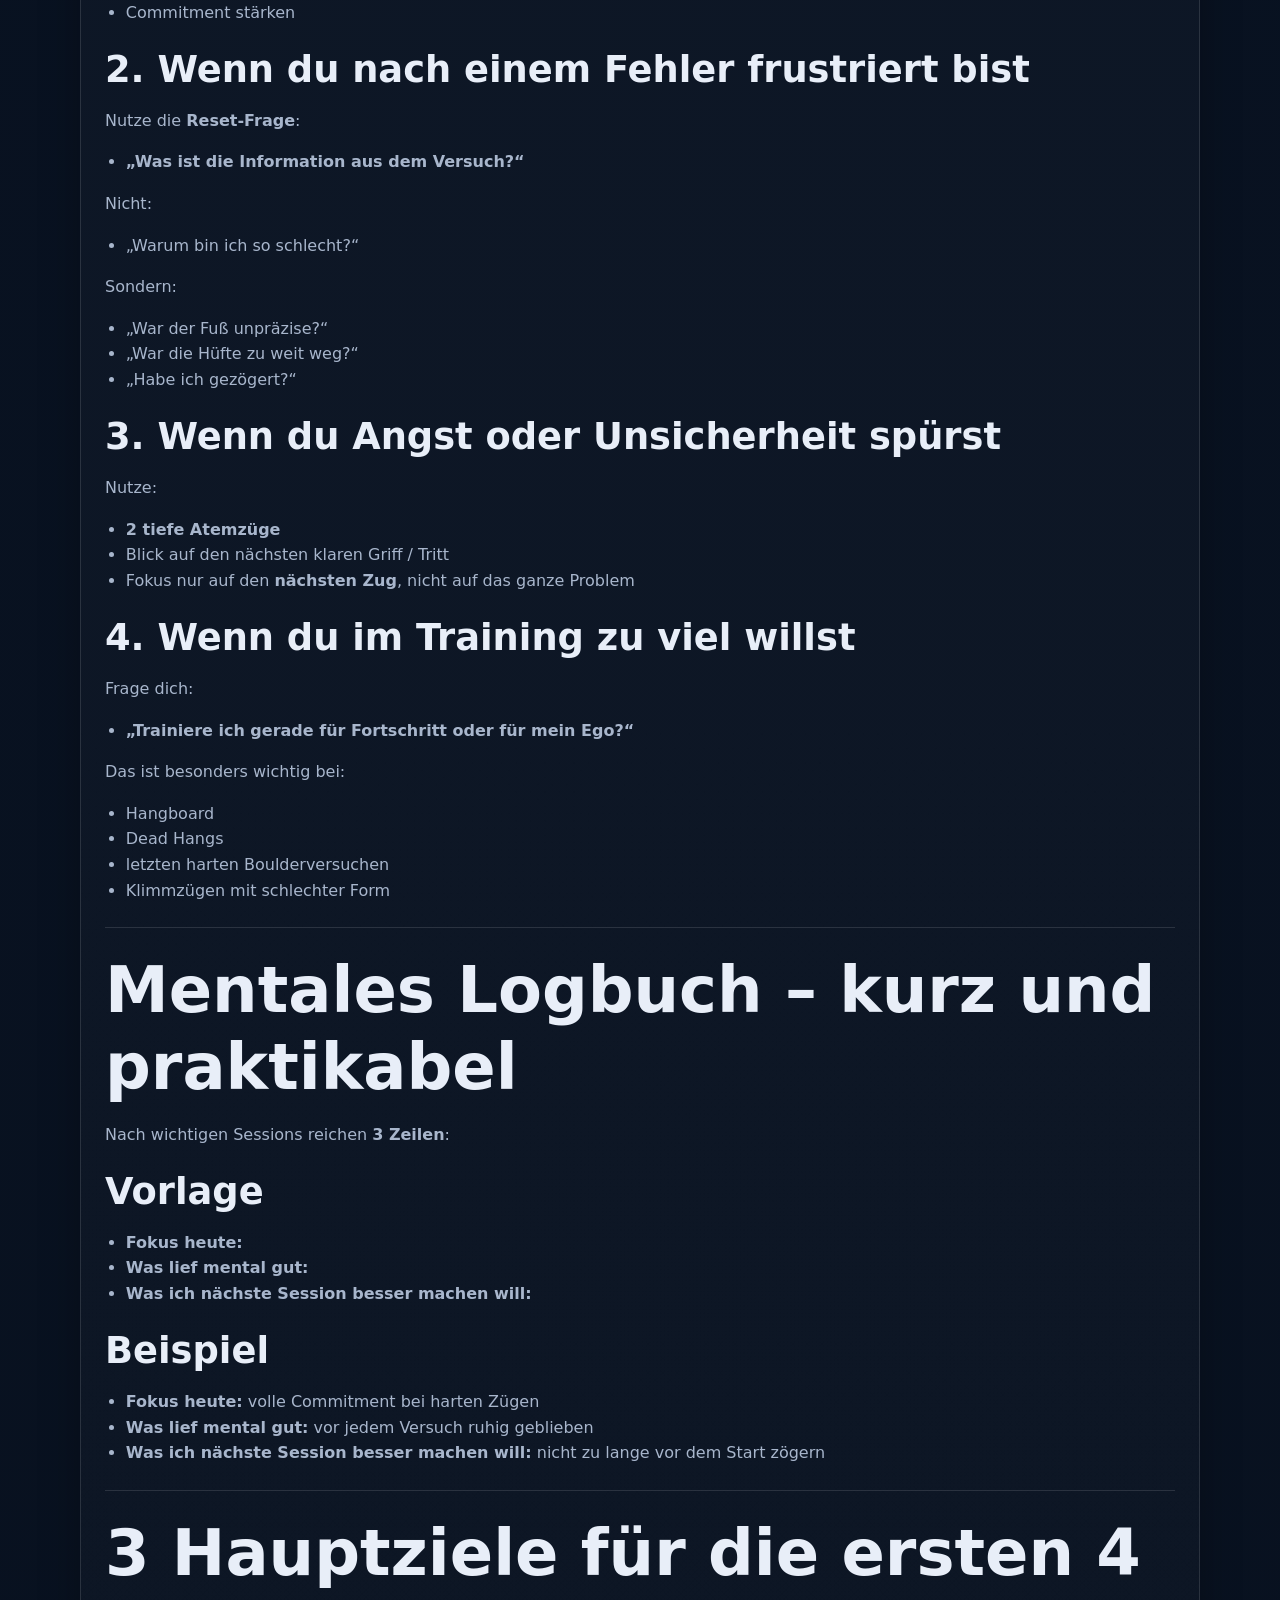
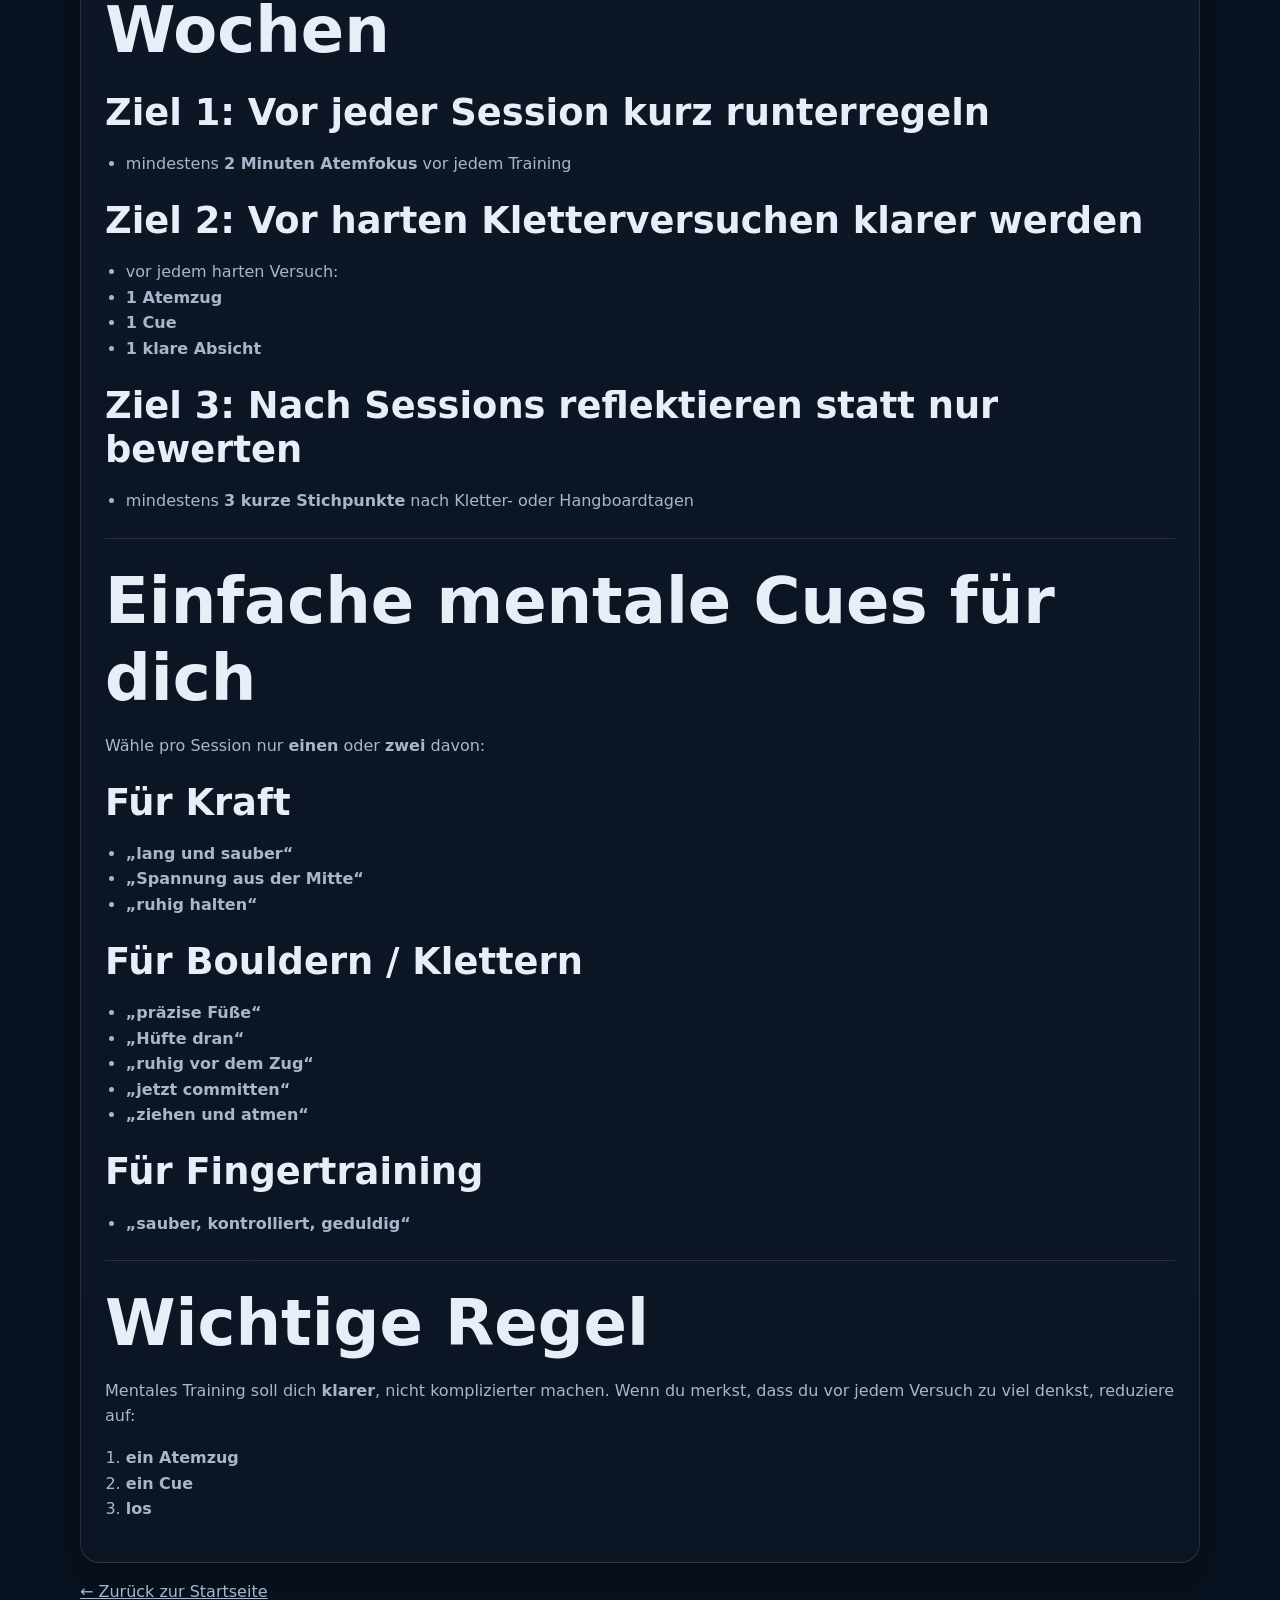
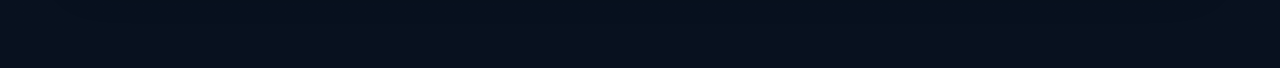
<file: mental.html>
<!doctype html>
<html lang="de">
  <head>
    <meta charset="UTF-8" />
    <meta name="viewport" content="width=device-width, initial-scale=1.0" />
    <title>lyf – Mentaler Trainingsplan</title>
    <meta name="description" content="Vollständiger mentaler Trainingsplan für Klettern mit Fokus, Atmung, Commitment und Reflexion." />
    <link rel="stylesheet" href="style.css" />
  </head>
  <body>
    <header class="site-header">
      <nav class="nav">
        <a class="brand" href="index.html">lyf</a>
        <div class="nav-links">
          <a href="index.html">Start</a>
          <a href="planner.html">Tagesplan</a>
          <a href="training.html">Training</a>
          <a class="active" href="mental.html">Mental</a>
          <a href="alltag.html">Alltag</a>
          <a href="haushalt.html">Haushalt &amp; Selfcare</a>
        </div>
      </nav>
    </header>

    <main class="content">
      <section class="hero">
        <span class="badge">Mentales Training</span>
        <h1>Mentaler Trainingsplan – ergänzend zum Wochenplan</h1>
        <p class="lead">Die vollständigen Inhalte aus dem Markdown-Plan, überführt in eine navigierbare HTML-Seite.</p>
      </section>

      <section class="section markdown panel">
        <h1 id="mentaler-trainingsplan-ergänzend-zum-wochenplan">Mentaler Trainingsplan – ergänzend zum Wochenplan</h1>
        <h2 id="ziel">Ziel</h2>
        <p>Dieser mentale Trainingsplan ergänzt den körperlichen Wochenplan und soll dabei helfen:</p>
        <ul>
        <li>ruhiger und fokussierter zu klettern</li>
        <li>bei harten Zügen mehr Commitment zu haben</li>
        <li>Angst und Zögern besser zu regulieren</li>
        <li>Frust nach Fehlversuchen besser zu verarbeiten</li>
        <li>Fortschritte bewusster wahrzunehmen</li>
        </ul>
        <p>Der Plan ist bewusst <strong>einfach und wiederholbar</strong> gehalten, damit er dauerhaft neben dem physischen Training funktioniert.</p>
        <hr />
        <h1 id="grundprinzipien">Grundprinzipien</h1>
        <h2 id="1-kurz-aber-regelmäßig">1. Kurz, aber regelmäßig</h2>
        <p>Mentales Training wirkt am besten, wenn es <strong>mehrmals pro Woche kurz</strong> gemacht wird. Ziel ist nicht, einmal lange nachzudenken, sondern Gewohnheiten aufzubauen.</p>
        <h2 id="2-vor-dem-klettern-fokussieren-nach-dem-klettern-reflektieren">2. Vor dem Klettern fokussieren, nach dem Klettern reflektieren</h2>
        <ul>
        <li><strong>Vor der Session:</strong> Fokus, Ziel und innere Ruhe herstellen</li>
        <li><strong>Während der Session:</strong> Atmung, Selbstgespräch und Aufmerksamkeit steuern</li>
        <li><strong>Nach der Session:</strong> kurz auswerten statt emotional im Versuch hängen zu bleiben</li>
        </ul>
        <h2 id="3-prozess-vor-ergebnis">3. Prozess vor Ergebnis</h2>
        <p>Nicht nur „Route geschafft / nicht geschafft“, sondern:</p>
        <ul>
        <li>Habe ich mich committed bewegt?</li>
        <li>Habe ich sauber geatmet?</li>
        <li>Habe ich meine Füße bewusst gesetzt?</li>
        <li>Habe ich nach einem Fehler ruhig reagiert?</li>
        </ul>
        <hr />
        <h1 id="tägliche-mentale-bausteine">Tägliche mentale Bausteine</h1>
        <h2 id="täglich-5-bis-10-minuten">Täglich – 5 bis 10 Minuten</h2>
        <p>Diese kurze Routine kannst du jeden Tag machen, auch an Rest Days.</p>
        <h3 id="1-atemfokus-2-minuten">1. Atemfokus – 2 Minuten</h3>
        <ul>
        <li>ruhig durch die Nase einatmen: <strong>4 Sekunden</strong></li>
        <li>ruhig ausatmen: <strong>6 Sekunden</strong></li>
        <li>insgesamt <strong>2 Minuten</strong></li>
        </ul>
        <p>Ziel:</p>
        <ul>
        <li>Nervensystem beruhigen</li>
        <li>Grundspannung senken</li>
        <li>Fokus auf den Moment lenken</li>
        </ul>
        <h3 id="2-kurzer-check-in-1-minute">2. Kurzer Check-in – 1 Minute</h3>
        <p>Frage dich:</p>
        <ul>
        <li>Wie hoch ist mein Stress heute auf einer Skala von <strong>1 bis 10</strong>?</li>
        <li>Wie hoch ist meine Motivation heute auf einer Skala von <strong>1 bis 10</strong>?</li>
        <li>Bin ich eher müde, nervös oder klar?</li>
        </ul>
        <p>Ziel:</p>
        <ul>
        <li>Session realistischer einschätzen</li>
        <li>Training besser an den Tageszustand anpassen</li>
        </ul>
        <h3 id="3-visualisierung-2-bis-3-minuten">3. Visualisierung – 2 bis 3 Minuten</h3>
        <p>Stell dir vor:</p>
        <ul>
        <li>du greifst ruhig und präzise</li>
        <li>du setzt die Füße sauber</li>
        <li>du ziehst kontrolliert</li>
        <li>du bleibst bei einem schweren Zug entschlossen</li>
        </ul>
        <p>Wichtig:</p>
        <ul>
        <li>nicht nur das Ergebnis vorstellen</li>
        <li>auch Körperspannung, Atem, Bewegung und Timing vorstellen</li>
        </ul>
        <h3 id="4-fokus-satz-des-tages-30-sekunden">4. Fokus-Satz des Tages – 30 Sekunden</h3>
        <p>Wähle für den Tag <strong>einen</strong> Satz, z. B.:</p>
        <ul>
        <li><strong>„Ich klettere ruhig und präzise.“</strong></li>
        <li><strong>„Ich committe mich auf den Zug.“</strong></li>
        <li><strong>„Ich atme und bleibe lang.“</strong></li>
        <li><strong>„Saubere Füße vor harter Zugkraft.“</strong></li>
        </ul>
        <hr />
        <h1 id="wochenplan-mental-passend-zum-trainingsplan">Wochenplan mental – passend zum Trainingsplan</h1>
        <h2 id="montag-krafttag-fokus-auf-kontrolle-und-spannung">Montag – Krafttag: Fokus auf Kontrolle und Spannung</h2>
        <h3 id="vor-dem-training-5-minuten">Vor dem Training – 5 Minuten</h3>
        <ol>
        <li><strong>Atemfokus:</strong> 2 Minuten</li>
        <li><strong>Tagesziel festlegen:</strong> 1 Minute</li>
        </ol>
        <ul>
        <li>Beispiel: <strong>„Ich arbeite heute sauber, nicht hektisch.“</strong></li>
        </ul>
        <ol>
        <li><strong>Visualisierung:</strong> 2 Minuten</li>
        </ol>
        <ul>
        <li>3 perfekte Klimmzüge vorstellen</li>
        <li>1 sauberen Lock-Off vorstellen</li>
        <li>Körperspannung im Tucked Front Lever vorstellen</li>
        </ul>
        <h3 id="während-des-trainings">Während des Trainings</h3>
        <p>Mentale Cues:</p>
        <ul>
        <li>bei Klimmzügen: <strong>„lang, stark, sauber“</strong></li>
        <li>bei Lock-Offs: <strong>„ruhig halten, nicht kämpfen“</strong></li>
        <li>bei Core: <strong>„Spannung aus der Mitte“</strong></li>
        </ul>
        <h3 id="nach-dem-training-3-minuten">Nach dem Training – 3 Minuten</h3>
        <p>Schreibe kurz auf:</p>
        <ul>
        <li>Was war heute technisch stark?</li>
        <li>Wo war ich ungeduldig?</li>
        <li>Wie war mein Fokus von 1 bis 10?</li>
        </ul>
        <hr />
        <h2 id="dienstag-kletter-bouldertag-fokus-auf-commitment-und-qualität">Dienstag – Kletter-/Bouldertag: Fokus auf Commitment und Qualität</h2>
        <h3 id="vor-dem-training-8-bis-10-minuten">Vor dem Training – 8 bis 10 Minuten</h3>
        <ol>
        <li><strong>Atemfokus:</strong> 2 Minuten</li>
        <li><strong>Ziel der Session definieren:</strong> 1 Minute</li>
        </ol>
        <ul>
        <li>Beispiel:</li>
        <li><strong>„3 gute harte Versuche mit vollem Commitment“</strong></li>
        <li><strong>„Heute konzentriere ich mich auf präzise Füße“</strong></li>
        </ul>
        <ol>
        <li><strong>Visualisierung:</strong> 3 Minuten</li>
        </ol>
        <ul>
        <li>stelle dir 1 Route oder 1 Boulder vor</li>
        <li>visualisiere die schwierigste Stelle</li>
        <li>stelle dir vor, wie du dort <strong>nicht zögerst</strong></li>
        </ul>
        <ol>
        <li><strong>Selbstgespräch festlegen:</strong> 1 Minute</li>
        </ol>
        <ul>
        <li>Beispiel:</li>
        <li><strong>„Ich ziehe entschlossen.“</strong></li>
        <li><strong>„Ich bleibe ruhig vor dem harten Zug.“</strong></li>
        <li><strong>„Ein Versuch ist Information.“</strong></li>
        </ul>
        <h3 id="während-des-trainings">Während des Trainings</h3>
        <p>Vor jedem harten Versuch:</p>
        <ol>
        <li><strong>1 tiefer Atemzug</strong></li>
        <li><strong>Ziel für den Versuch sagen</strong></li>
        </ol>
        <ul>
        <li>z. B. <strong>„Hüfte dran, rechter Fuß präzise, voll committen“</strong></li>
        </ul>
        <ol>
        <li><strong>Nicht mehr als 1 bis 2 Technikpunkte gleichzeitig</strong></li>
        </ol>
        <p>Nach jedem Versuch:</p>
        <ul>
        <li>nicht sofort bewerten mit „schlecht/gut“</li>
        <li>stattdessen fragen:</li>
        <li>Was hat funktioniert?</li>
        <li>Wo war das Zögern?</li>
        <li>War das ein Technikproblem, Kraftproblem oder Timingproblem?</li>
        </ul>
        <h3 id="nach-dem-training-5-minuten">Nach dem Training – 5 Minuten</h3>
        <p>Kurze Reflexion:</p>
        <ul>
        <li>Habe ich mich auf schwere Züge committed?</li>
        <li>Habe ich sauber geatmet oder bin ich hektisch geworden?</li>
        <li>Habe ich nach Fehlversuchen ruhig reagiert?</li>
        <li>Was war heute mein bester Versuch – unabhängig vom Top?</li>
        </ul>
        <hr />
        <h2 id="mittwoch-hangboard-core-fokus-auf-ruhe-und-körpersignal">Mittwoch – Hangboard + Core: Fokus auf Ruhe und Körpersignal</h2>
        <h3 id="vor-dem-training-5-minuten">Vor dem Training – 5 Minuten</h3>
        <ol>
        <li><strong>Atemfokus:</strong> 2 Minuten</li>
        <li><strong>Körperscan:</strong> 1 Minute</li>
        </ol>
        <ul>
        <li>Finger okay?</li>
        <li>Ellenbogen okay?</li>
        <li>Schultern okay?</li>
        </ul>
        <ol>
        <li><strong>Visualisierung:</strong> 2 Minuten</li>
        </ol>
        <ul>
        <li>kontrollierte, ruhige Hangs vorstellen</li>
        <li>Spannung in Schulter und Rumpf vorstellen</li>
        </ul>
        <h3 id="während-des-trainings">Während des Trainings</h3>
        <p>Mentale Cues:</p>
        <ul>
        <li><strong>„Ich arbeite kontrolliert, nicht ego-getrieben.“</strong></li>
        <li><strong>„Saubere Form vor Intensität.“</strong></li>
        <li><strong>„Fingertraining ist Präzision, nicht Kampf.“</strong></li>
        </ul>
        <h3 id="nach-dem-training-3-minuten">Nach dem Training – 3 Minuten</h3>
        <p>Kurz notieren:</p>
        <ul>
        <li>Wie haben sich Finger und Ellenbogen angefühlt?</li>
        <li>War die Belastung passend?</li>
        <li>Habe ich geduldig trainiert?</li>
        </ul>
        <hr />
        <h2 id="donnerstag-kletter-bouldertag-fokus-auf-technik-und-bewegungseffizienz">Donnerstag – Kletter-/Bouldertag: Fokus auf Technik und Bewegungseffizienz</h2>
        <h3 id="vor-dem-training-6-bis-8-minuten">Vor dem Training – 6 bis 8 Minuten</h3>
        <ol>
        <li><strong>Atemfokus:</strong> 2 Minuten</li>
        <li><strong>Session-Ziel:</strong> 1 Minute</li>
        </ol>
        <ul>
        <li>Beispiel: <strong>„Ich klettere heute flüssig und effizient.“</strong></li>
        </ul>
        <ol>
        <li><strong>Visualisierung:</strong> 2 bis 3 Minuten</li>
        </ol>
        <ul>
        <li>stelle dir ruhige Fußwechsel, stabile Hüftposition und gute Körperspannung vor</li>
        </ul>
        <ol>
        <li><strong>Mentales Stichwort wählen:</strong> 30 Sekunden</li>
        </ol>
        <ul>
        <li>z. B. <strong>„ruhig“</strong>, <strong>„flüssig“</strong>, <strong>„nah an der Wand“</strong></li>
        </ul>
        <h3 id="während-des-trainings">Während des Trainings</h3>
        <ul>
        <li>nach jeder Route / jedem Boulder nur <strong>1 technischer Fokus</strong></li>
        <li>wenn du hektisch wirst:</li>
        <li>2 tiefe Atemzüge</li>
        <li>20 bis 30 Sekunden Pause</li>
        <li>nächsten Versuch mit klarer Absicht starten</li>
        </ul>
        <h3 id="nach-dem-training-3-bis-5-minuten">Nach dem Training – 3 bis 5 Minuten</h3>
        <p>Fragen:</p>
        <ul>
        <li>Wo war ich heute ökonomisch?</li>
        <li>Wo habe ich unnötig gezogen?</li>
        <li>Welche Bewegung hat sich heute besonders gut angefühlt?</li>
        </ul>
        <hr />
        <h2 id="freitag-druckkraft-hangboard-fokus-auf-disziplin-und-dosierung">Freitag – Druckkraft + Hangboard: Fokus auf Disziplin und Dosierung</h2>
        <h3 id="vor-dem-training-5-minuten">Vor dem Training – 5 Minuten</h3>
        <ol>
        <li><strong>Atemfokus:</strong> 2 Minuten</li>
        <li><strong>Check-in:</strong> 1 Minute</li>
        </ol>
        <ul>
        <li>Wie frisch bin ich noch von der Woche?</li>
        </ul>
        <ol>
        <li><strong>Visualisierung:</strong> 2 Minuten</li>
        </ol>
        <ul>
        <li>saubere Liegestütze, stabile Dips, ruhige Hangs</li>
        </ul>
        <h3 id="während-des-trainings">Während des Trainings</h3>
        <p>Mentale Cues:</p>
        <ul>
        <li><strong>„Sauber statt erzwungen.“</strong></li>
        <li><strong>„Ich lasse Wiederholungen nicht hässlich werden.“</strong></li>
        <li><strong>„Ich stoppe, bevor die Technik kippt.“</strong></li>
        </ul>
        <h3 id="nach-dem-training-3-minuten">Nach dem Training – 3 Minuten</h3>
        <p>Notiere:</p>
        <ul>
        <li>Habe ich intelligent dosiert?</li>
        <li>Wo wollte mein Ego mehr als mein Körper?</li>
        <li>Wie war meine Konzentration am Ende der Woche?</li>
        </ul>
        <hr />
        <h2 id="samstag-flexibler-klettertag-oder-recovery">Samstag – flexibler Klettertag oder Recovery</h2>
        <h3 id="wenn-klettertag">Wenn Klettertag</h3>
        <h4 id="vor-der-session-5-minuten">Vor der Session – 5 Minuten</h4>
        <ul>
        <li>2 Minuten Atemfokus</li>
        <li>2 Minuten Visualisierung</li>
        <li>1 Tagesziel</li>
        <li>Beispiel: <strong>„Heute sammle ich gute Bewegung und Selbstvertrauen.“</strong></li>
        </ul>
        <h4 id="fokus-während-der-session">Fokus während der Session</h4>
        <ul>
        <li>spielerisch bleiben</li>
        <li>gute Bewegungen bewusst wahrnehmen</li>
        <li>nicht jeden Versuch bewerten</li>
        </ul>
        <h4 id="nach-der-session-3-minuten">Nach der Session – 3 Minuten</h4>
        <ul>
        <li>Welche Bewegung lief heute besonders gut?</li>
        <li>Wann habe ich mich stark gefühlt?</li>
        </ul>
        <h3 id="wenn-recovery-tag">Wenn Recovery-Tag</h3>
        <h4 id="mentale-einheit-10-minuten">Mentale Einheit – 10 Minuten</h4>
        <ol>
        <li><strong>Atemfokus:</strong> 3 Minuten</li>
        <li><strong>Kurze Reflexion der Woche bisher:</strong> 4 Minuten</li>
        <li><strong>Visualisierung eines guten Kletterversuchs:</strong> 3 Minuten</li>
        </ol>
        <hr />
        <h2 id="sonntag-flexibler-klettertag-oder-recovery">Sonntag – flexibler Klettertag oder Recovery</h2>
        <h3 id="wenn-klettertag">Wenn Klettertag</h3>
        <p>Fokus:</p>
        <ul>
        <li>eher locker</li>
        <li>Vertrauen in Bewegung</li>
        <li>keine mentale Härte-Session nötig</li>
        </ul>
        <p>Kurze Vorab-Routine:</p>
        <ol>
        <li>2 Minuten Atmung</li>
        <li>1 Satz für die Session</li>
        </ol>
        <ul>
        <li><strong>„Ich klettere locker und aufmerksam.“</strong></li>
        </ul>
        <ol>
        <li>2 Minuten Visualisierung</li>
        </ol>
        <h3 id="wenn-recovery-tag">Wenn Recovery-Tag</h3>
        <h4 id="wochenreview-10-bis-15-minuten">Wochenreview – 10 bis 15 Minuten</h4>
        <p>Beantworte schriftlich:</p>
        <ol>
        <li>Was lief diese Woche mental gut?</li>
        <li>Wo habe ich gezögert?</li>
        <li>Bei welchen Zügen war ich mutig?</li>
        <li>Wann war ich hektisch oder ungeduldig?</li>
        <li>Was ist mein mentaler Fokus für nächste Woche?</li>
        </ol>
        <hr />
        <h1 id="mentale-werkzeuge-für-typische-klettersituationen">Mentale Werkzeuge für typische Klettersituationen</h1>
        <h2 id="1-wenn-du-vor-einem-schweren-zug-zögerst">1. Wenn du vor einem schweren Zug zögerst</h2>
        <p>Nutze die <strong>3-Schritt-Routine</strong>:</p>
        <ol>
        <li><strong>Ausatmen</strong></li>
        <li><strong>einen klaren Cue sagen</strong></li>
        </ol>
        <ul>
        <li>z. B. <strong>„Jetzt ziehen.“</strong></li>
        </ul>
        <ol>
        <li><strong>innerhalb von 2 Sekunden losklettern</strong></li>
        </ol>
        <p>Ziel:</p>
        <ul>
        <li>Grübeln verkürzen</li>
        <li>Commitment stärken</li>
        </ul>
        <h2 id="2-wenn-du-nach-einem-fehler-frustriert-bist">2. Wenn du nach einem Fehler frustriert bist</h2>
        <p>Nutze die <strong>Reset-Frage</strong>:</p>
        <ul>
        <li><strong>„Was ist die Information aus dem Versuch?“</strong></li>
        </ul>
        <p>Nicht:</p>
        <ul>
        <li>„Warum bin ich so schlecht?“</li>
        </ul>
        <p>Sondern:</p>
        <ul>
        <li>„War der Fuß unpräzise?“</li>
        <li>„War die Hüfte zu weit weg?“</li>
        <li>„Habe ich gezögert?“</li>
        </ul>
        <h2 id="3-wenn-du-angst-oder-unsicherheit-spürst">3. Wenn du Angst oder Unsicherheit spürst</h2>
        <p>Nutze:</p>
        <ul>
        <li><strong>2 tiefe Atemzüge</strong></li>
        <li>Blick auf den nächsten klaren Griff / Tritt</li>
        <li>Fokus nur auf den <strong>nächsten Zug</strong>, nicht auf das ganze Problem</li>
        </ul>
        <h2 id="4-wenn-du-im-training-zu-viel-willst">4. Wenn du im Training zu viel willst</h2>
        <p>Frage dich:</p>
        <ul>
        <li><strong>„Trainiere ich gerade für Fortschritt oder für mein Ego?“</strong></li>
        </ul>
        <p>Das ist besonders wichtig bei:</p>
        <ul>
        <li>Hangboard</li>
        <li>Dead Hangs</li>
        <li>letzten harten Boulderversuchen</li>
        <li>Klimmzügen mit schlechter Form</li>
        </ul>
        <hr />
        <h1 id="mentales-logbuch-kurz-und-praktikabel">Mentales Logbuch – kurz und praktikabel</h1>
        <p>Nach wichtigen Sessions reichen <strong>3 Zeilen</strong>:</p>
        <h2 id="vorlage">Vorlage</h2>
        <ul>
        <li><strong>Fokus heute:</strong></li>
        <li><strong>Was lief mental gut:</strong></li>
        <li><strong>Was ich nächste Session besser machen will:</strong></li>
        </ul>
        <h2 id="beispiel">Beispiel</h2>
        <ul>
        <li><strong>Fokus heute:</strong> volle Commitment bei harten Zügen</li>
        <li><strong>Was lief mental gut:</strong> vor jedem Versuch ruhig geblieben</li>
        <li><strong>Was ich nächste Session besser machen will:</strong> nicht zu lange vor dem Start zögern</li>
        </ul>
        <hr />
        <h1 id="3-hauptziele-für-die-ersten-4-wochen">3 Hauptziele für die ersten 4 Wochen</h1>
        <h2 id="ziel-1-vor-jeder-session-kurz-runterregeln">Ziel 1: Vor jeder Session kurz runterregeln</h2>
        <ul>
        <li>mindestens <strong>2 Minuten Atemfokus</strong> vor jedem Training</li>
        </ul>
        <h2 id="ziel-2-vor-harten-kletterversuchen-klarer-werden">Ziel 2: Vor harten Kletterversuchen klarer werden</h2>
        <ul>
        <li>vor jedem harten Versuch:</li>
        <li><strong>1 Atemzug</strong></li>
        <li><strong>1 Cue</strong></li>
        <li><strong>1 klare Absicht</strong></li>
        </ul>
        <h2 id="ziel-3-nach-sessions-reflektieren-statt-nur-bewerten">Ziel 3: Nach Sessions reflektieren statt nur bewerten</h2>
        <ul>
        <li>mindestens <strong>3 kurze Stichpunkte</strong> nach Kletter- oder Hangboardtagen</li>
        </ul>
        <hr />
        <h1 id="einfache-mentale-cues-für-dich">Einfache mentale Cues für dich</h1>
        <p>Wähle pro Session nur <strong>einen</strong> oder <strong>zwei</strong> davon:</p>
        <h2 id="für-kraft">Für Kraft</h2>
        <ul>
        <li><strong>„lang und sauber“</strong></li>
        <li><strong>„Spannung aus der Mitte“</strong></li>
        <li><strong>„ruhig halten“</strong></li>
        </ul>
        <h2 id="für-bouldern-klettern">Für Bouldern / Klettern</h2>
        <ul>
        <li><strong>„präzise Füße“</strong></li>
        <li><strong>„Hüfte dran“</strong></li>
        <li><strong>„ruhig vor dem Zug“</strong></li>
        <li><strong>„jetzt committen“</strong></li>
        <li><strong>„ziehen und atmen“</strong></li>
        </ul>
        <h2 id="für-fingertraining">Für Fingertraining</h2>
        <ul>
        <li><strong>„sauber, kontrolliert, geduldig“</strong></li>
        </ul>
        <hr />
        <h1 id="wichtige-regel">Wichtige Regel</h1>
        <p>Mentales Training soll dich <strong>klarer</strong>, nicht komplizierter machen. Wenn du merkst, dass du vor jedem Versuch zu viel denkst, reduziere auf:</p>
        <ol>
        <li><strong>ein Atemzug</strong></li>
        <li><strong>ein Cue</strong></li>
        <li><strong>los</strong></li>
        </ol>
      </section>
    </main>

    <footer class="footer">
      <p><a href="index.html">← Zurück zur Startseite</a></p>
    </footer>
  </body>
</html>
</file>
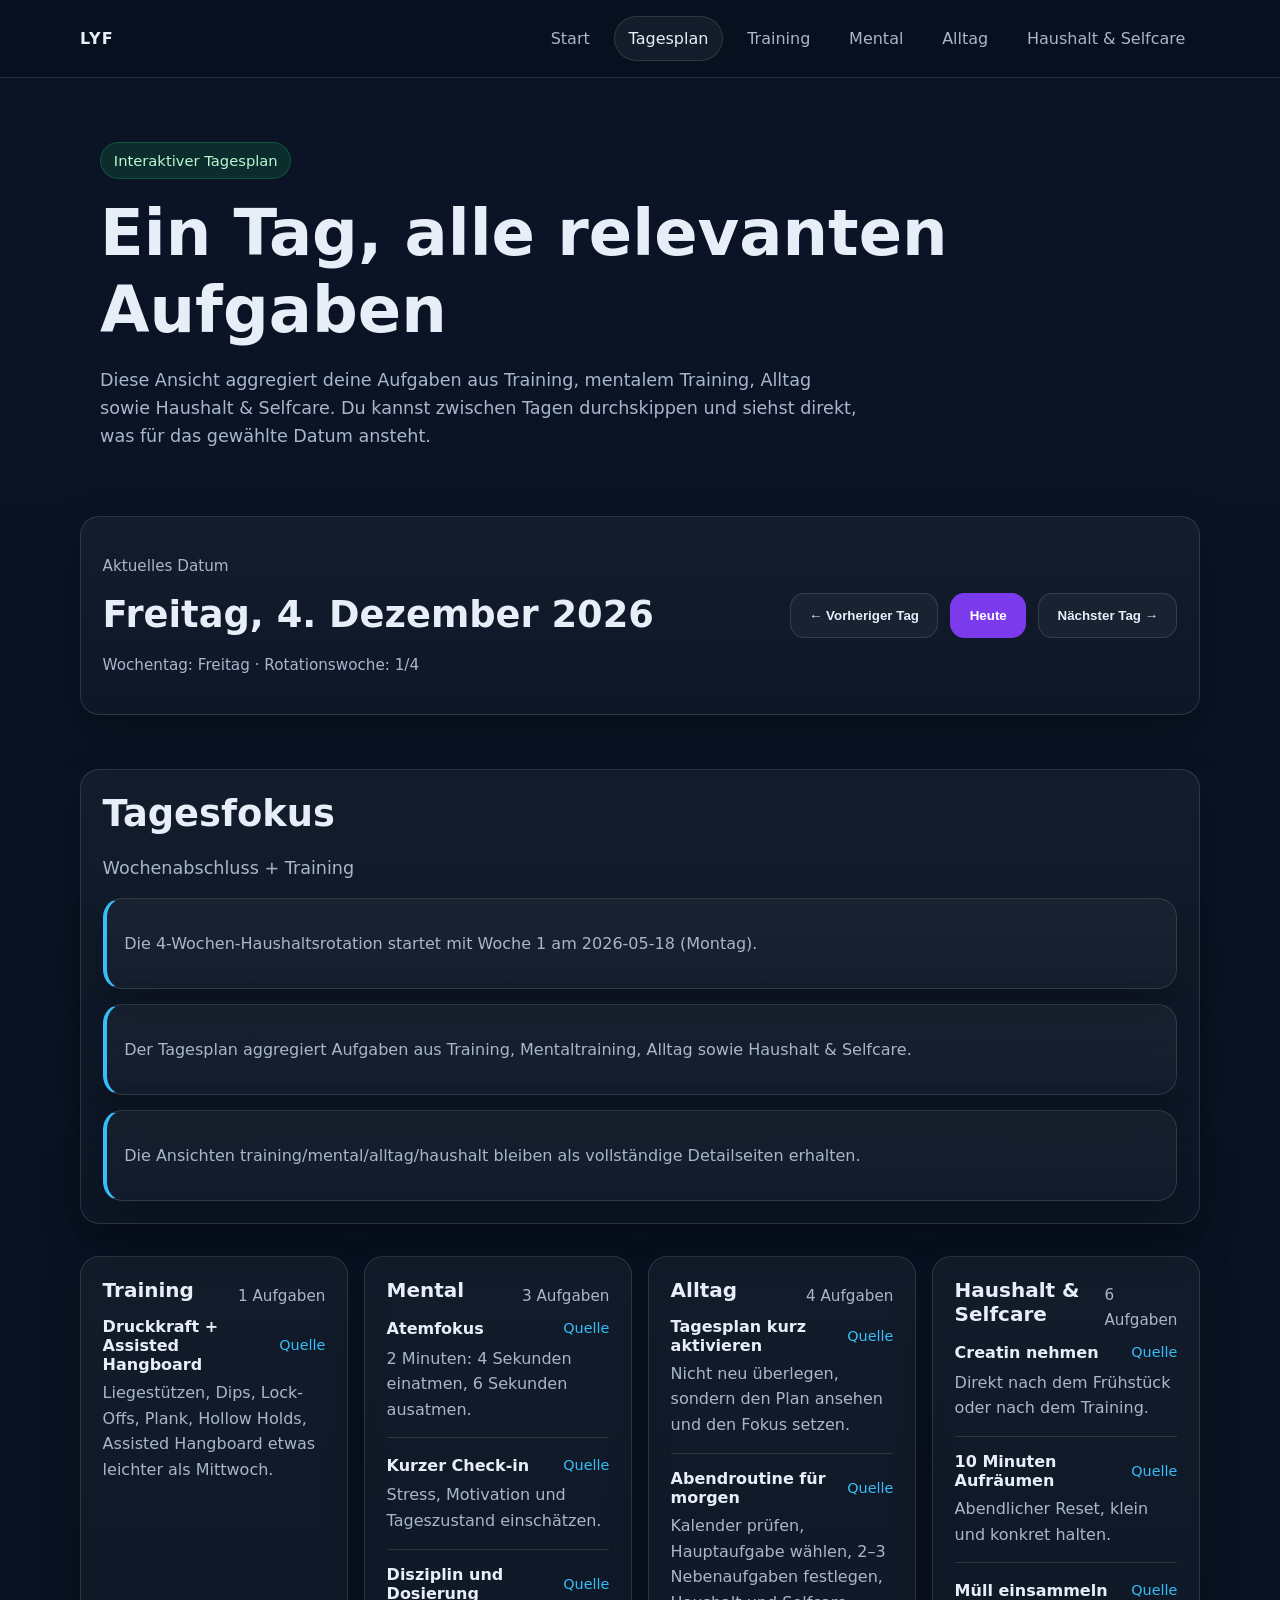
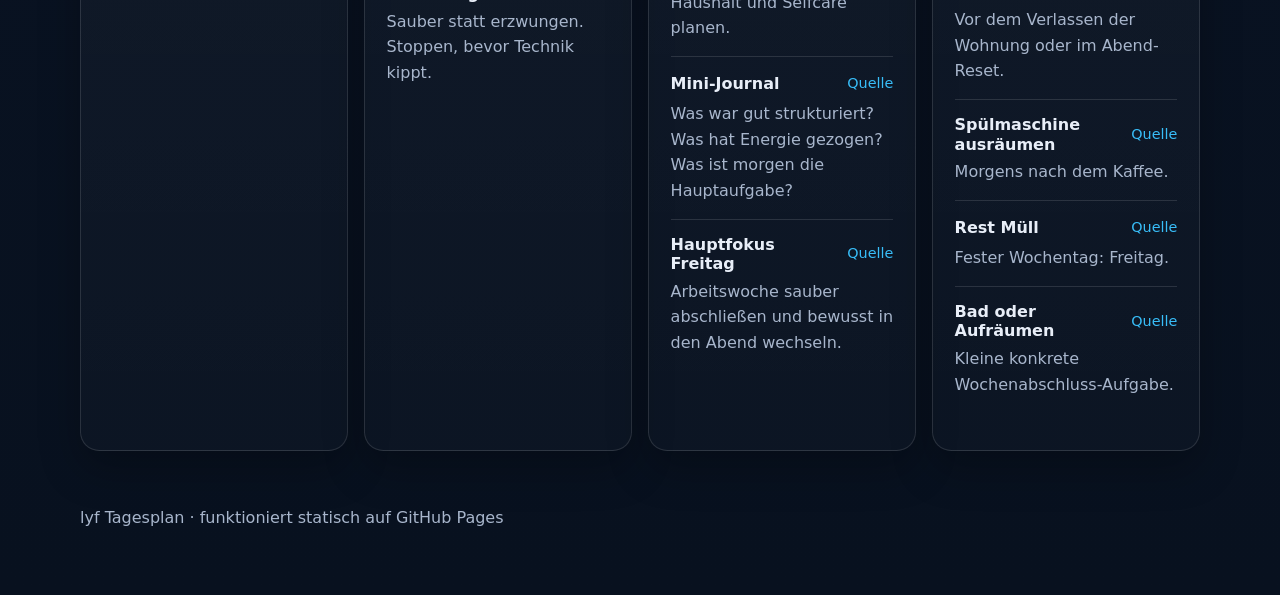
<file: planner.html>
<!doctype html>
<html lang="de">
  <head>
    <meta charset="UTF-8" />
    <meta name="viewport" content="width=device-width, initial-scale=1.0" />
    <title>lyf – Tagesplan</title>
    <meta name="description" content="Tagesplan über alle Kategorien hinweg: Training, Mental, Alltag, Haushalt und Selfcare." />
    <link rel="stylesheet" href="style.css" />
  </head>
  <body>
    <header class="site-header">
      <nav class="nav">
        <a class="brand" href="index.html">lyf</a>
        <div class="nav-links">
          <a href="index.html">Start</a>
          <a class="active" href="planner.html">Tagesplan</a>
          <a href="training.html">Training</a>
          <a href="mental.html">Mental</a>
          <a href="alltag.html">Alltag</a>
          <a href="haushalt.html">Haushalt &amp; Selfcare</a>
        </div>
      </nav>
    </header>

    <main class="content">
      <section class="hero">
        <span class="badge">Interaktiver Tagesplan</span>
        <h1>Ein Tag, alle relevanten Aufgaben</h1>
        <p class="lead">
          Diese Ansicht aggregiert deine Aufgaben aus Training, mentalem Training, Alltag sowie Haushalt &amp; Selfcare.
          Du kannst zwischen Tagen durchskippen und siehst direkt, was für das gewählte Datum ansteht.
        </p>
      </section>

      <section class="section">
        <div class="planner-toolbar panel">
          <div>
            <p class="small">Aktuelles Datum</p>
            <h2 id="planner-date">Lädt …</h2>
            <p id="planner-meta" class="small"></p>
          </div>
          <div class="planner-controls">
            <button class="button secondary" id="prev-day" type="button">← Vorheriger Tag</button>
            <button class="button" id="today" type="button">Heute</button>
            <button class="button secondary" id="next-day" type="button">Nächster Tag →</button>
          </div>
        </div>
      </section>

      <section class="section panel">
        <h2>Tagesfokus</h2>
        <p id="planner-focus" class="lead planner-focus">Lädt …</p>
        <div id="planner-notes" class="planner-notes"></div>
      </section>

      <section class="section">
        <div id="planner-categories" class="planner-grid"></div>
      </section>
    </main>

    <footer class="footer">
      <p>lyf Tagesplan · funktioniert statisch auf GitHub Pages</p>
    </footer>

    <script src="planner.js" defer></script>
  </body>
</html>
</file>
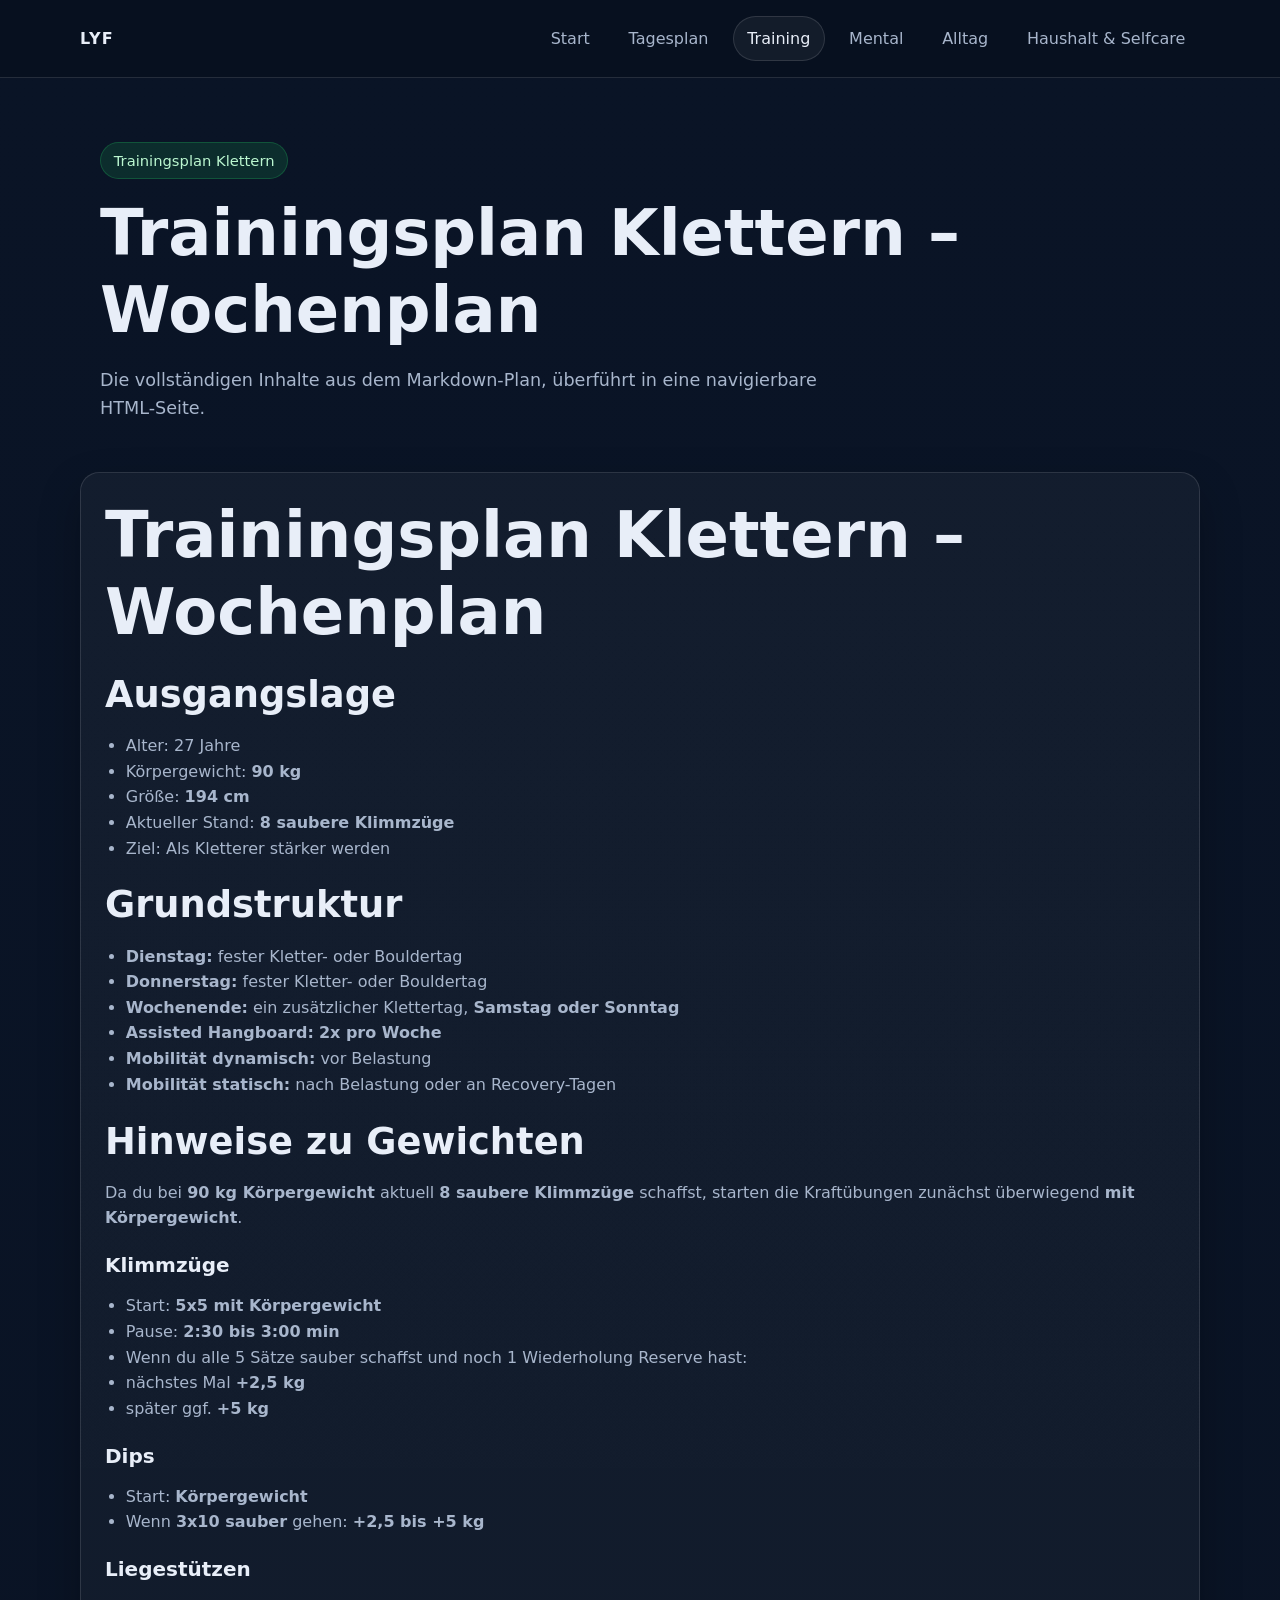
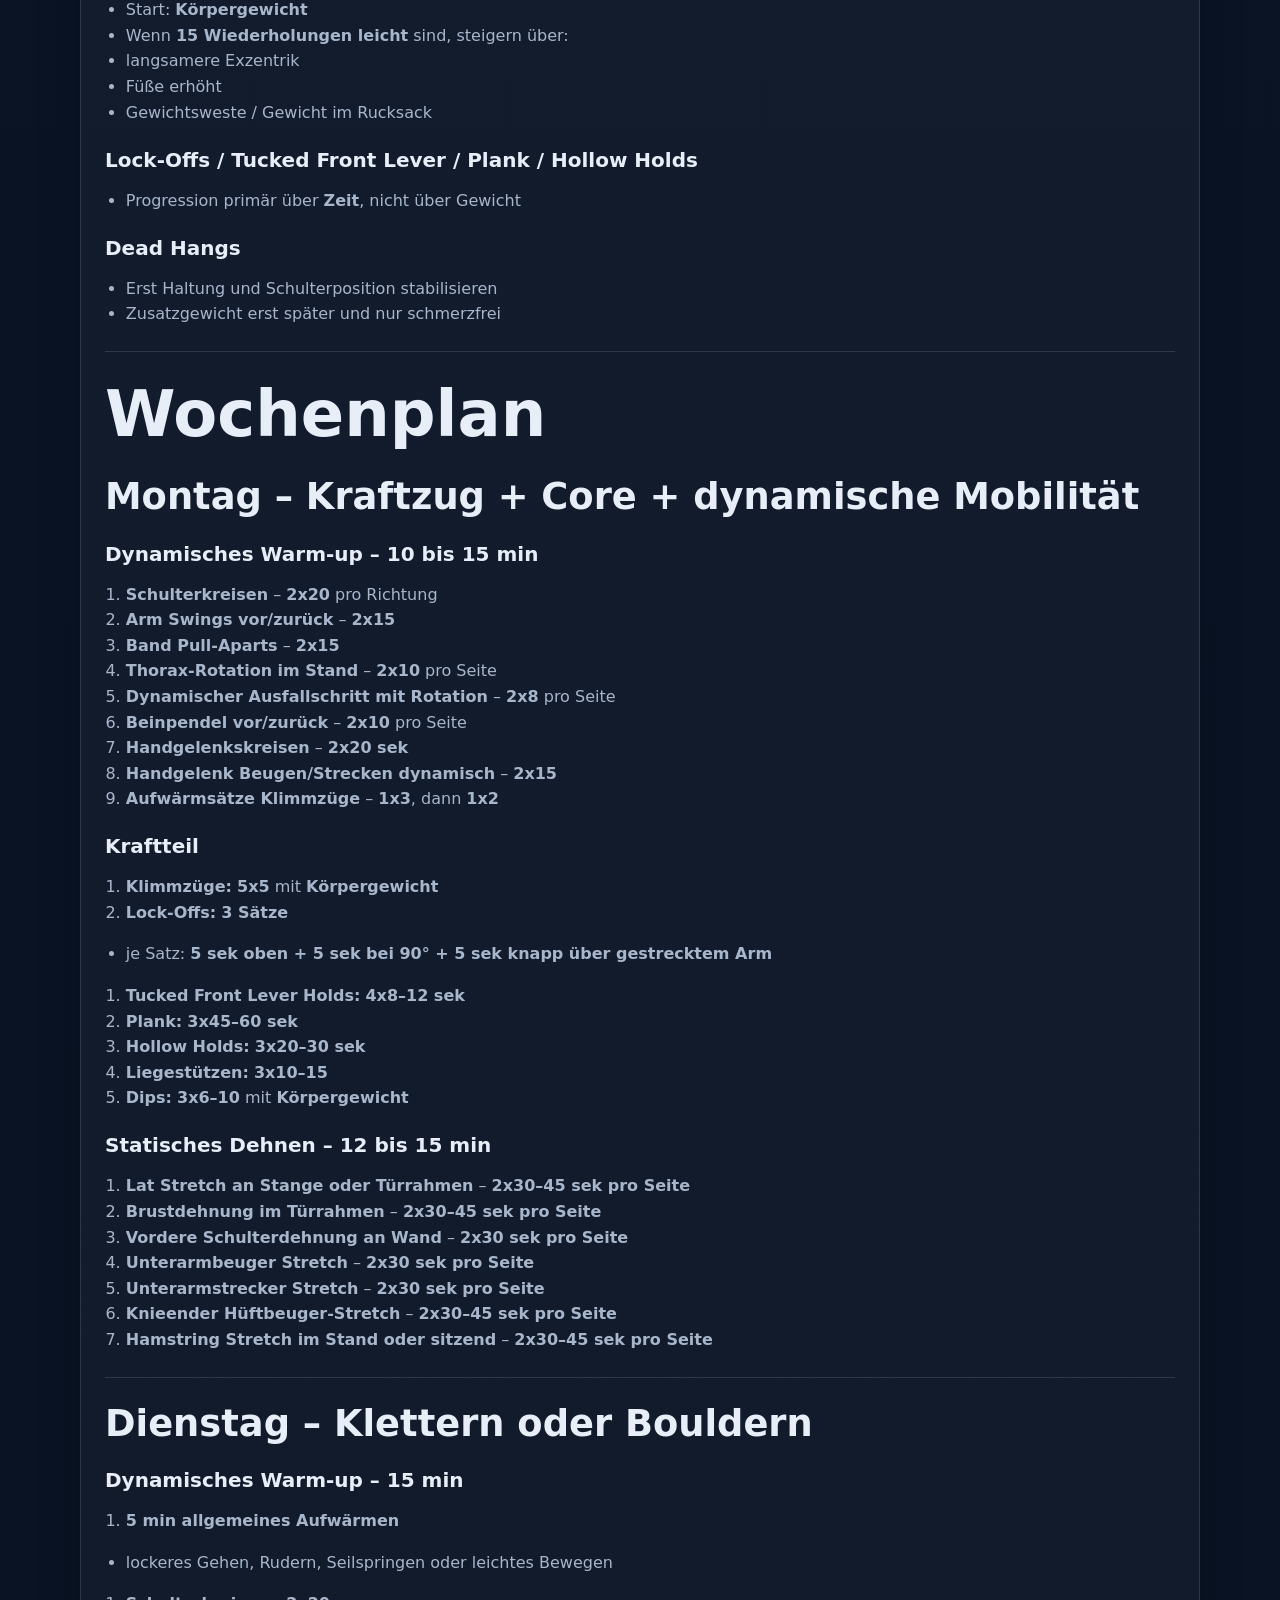
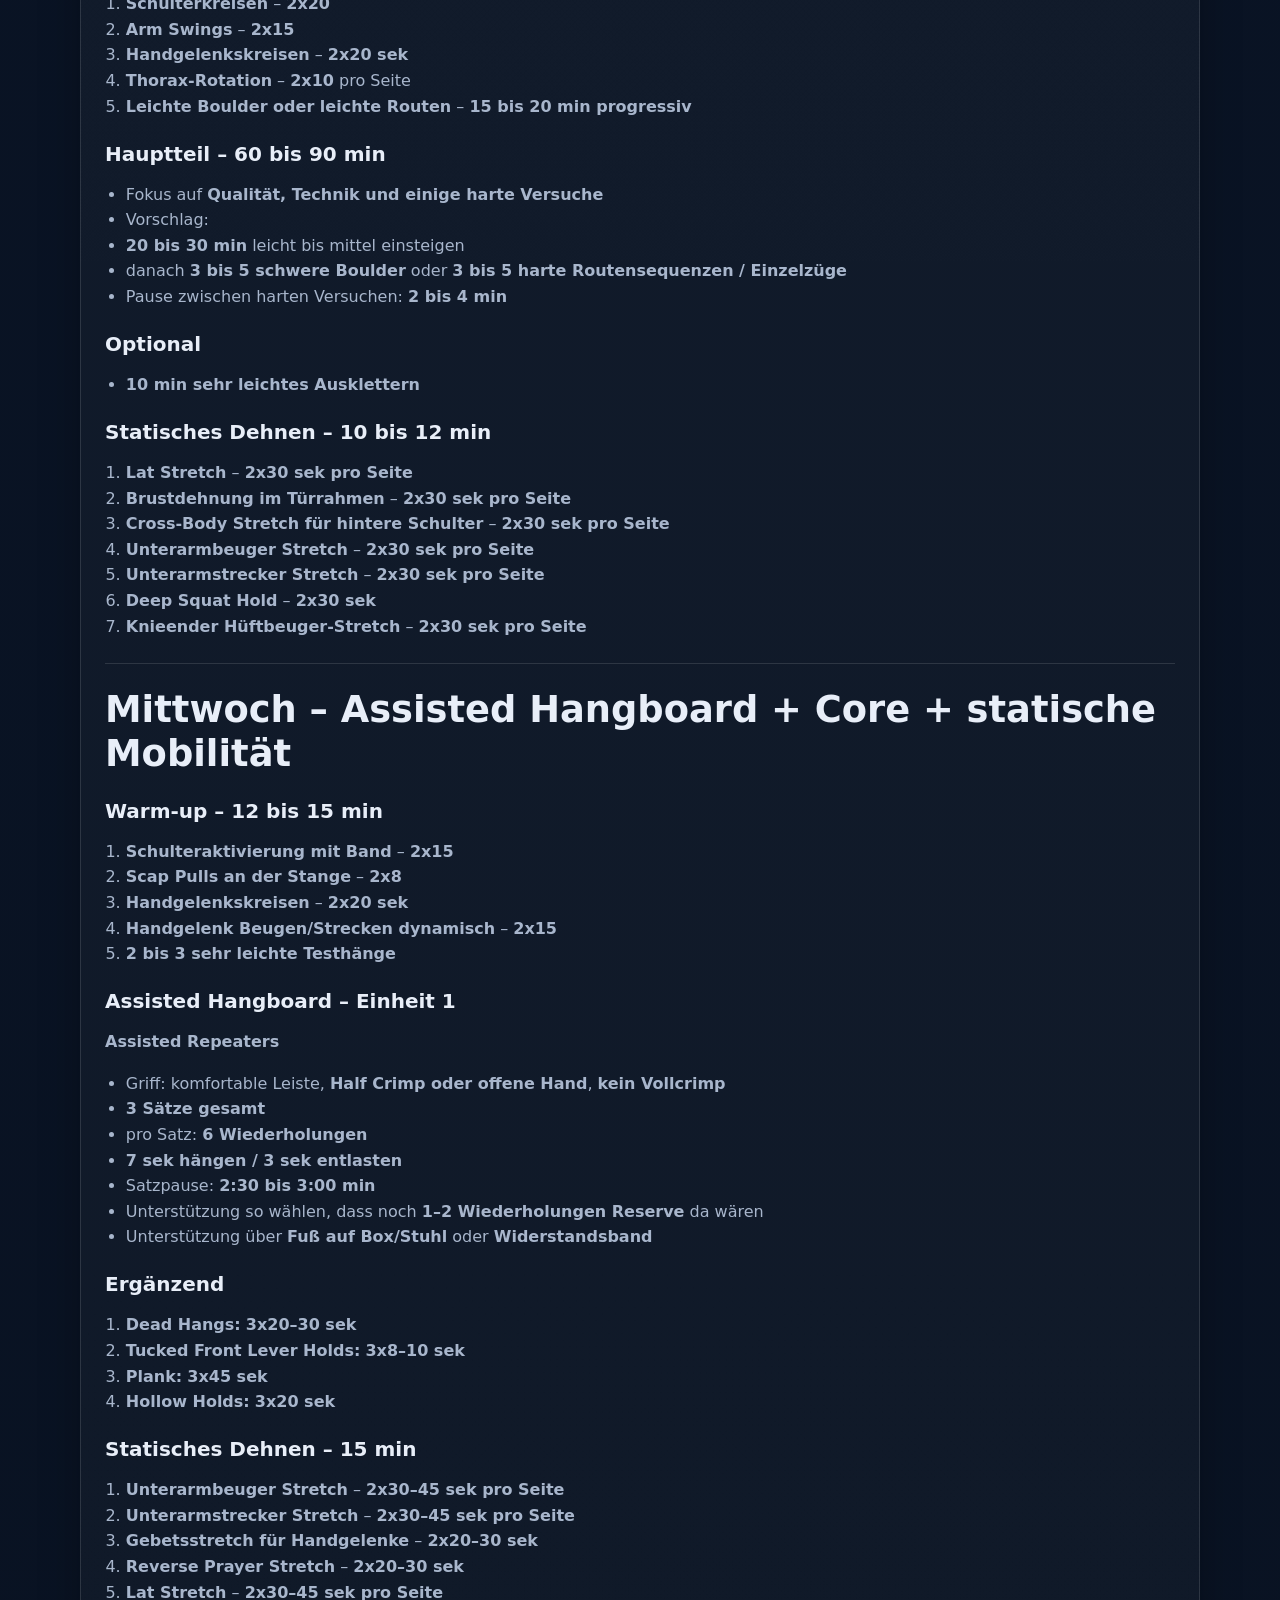
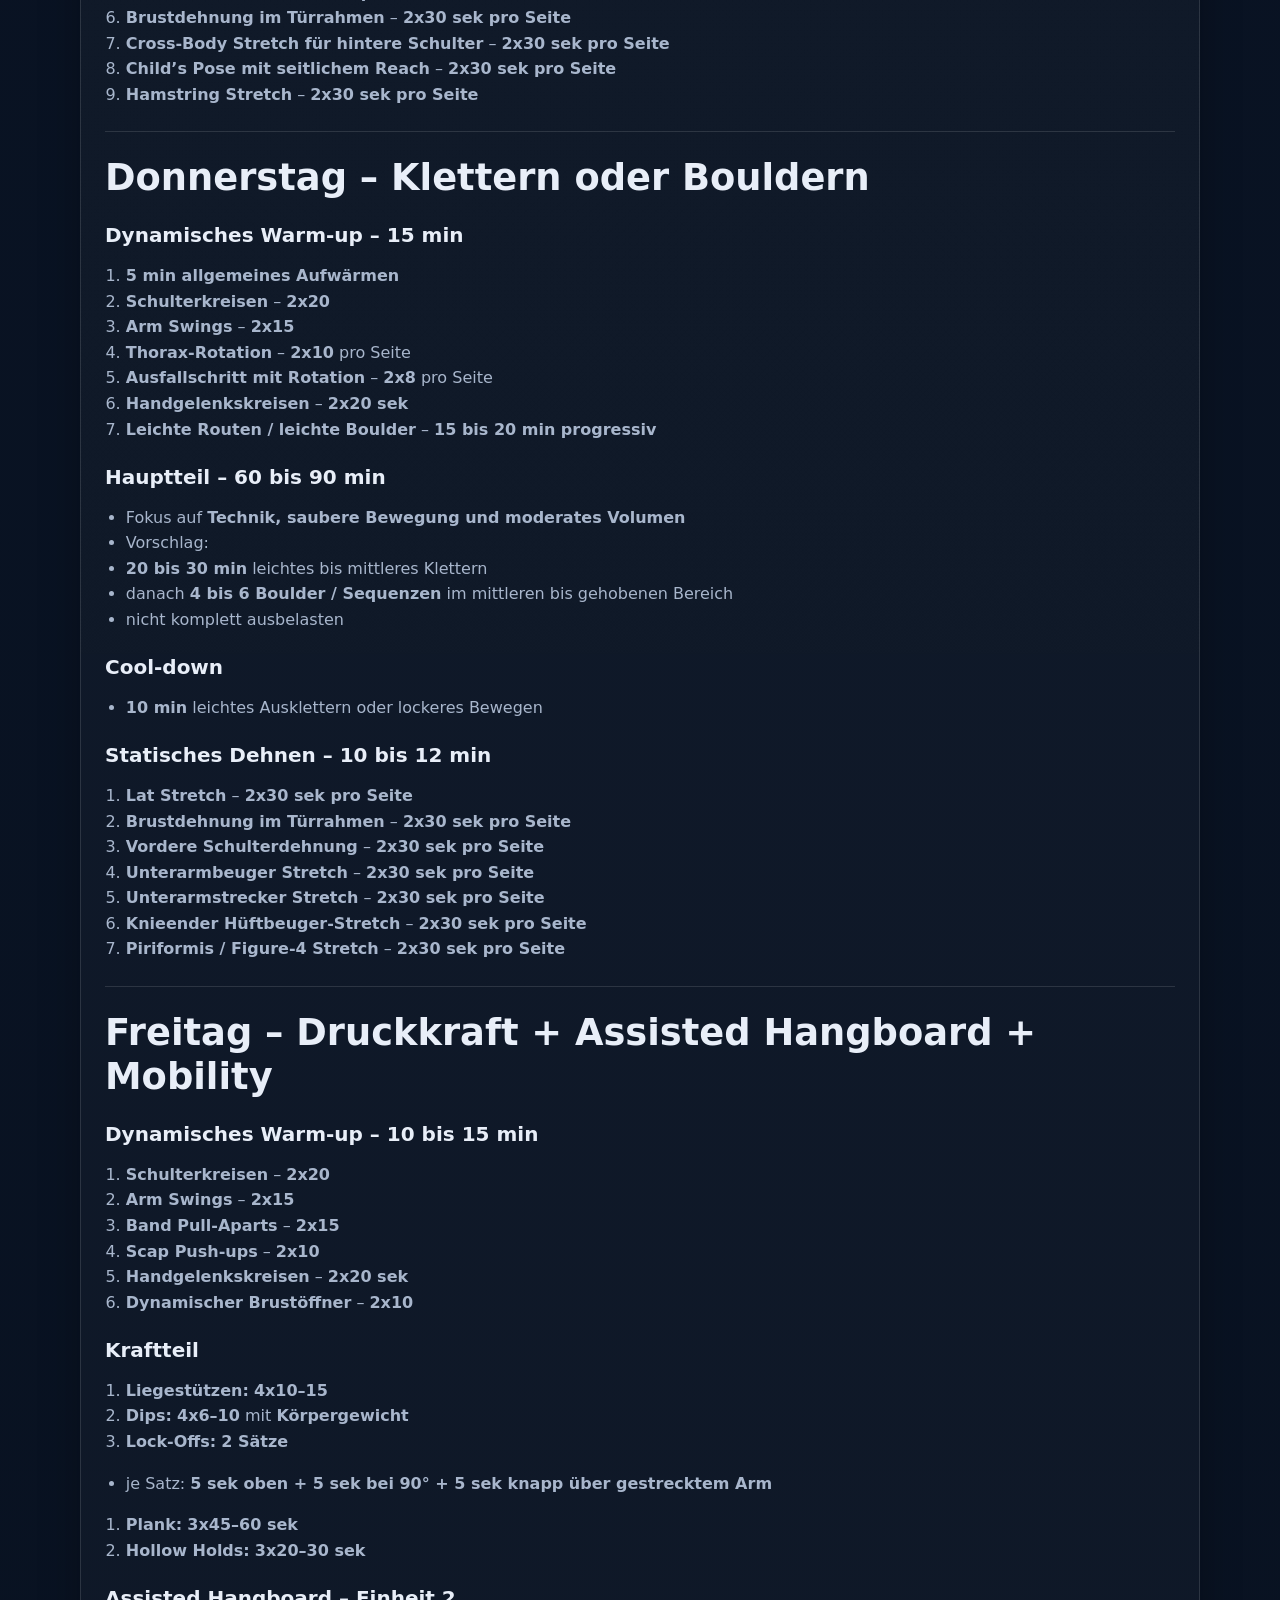
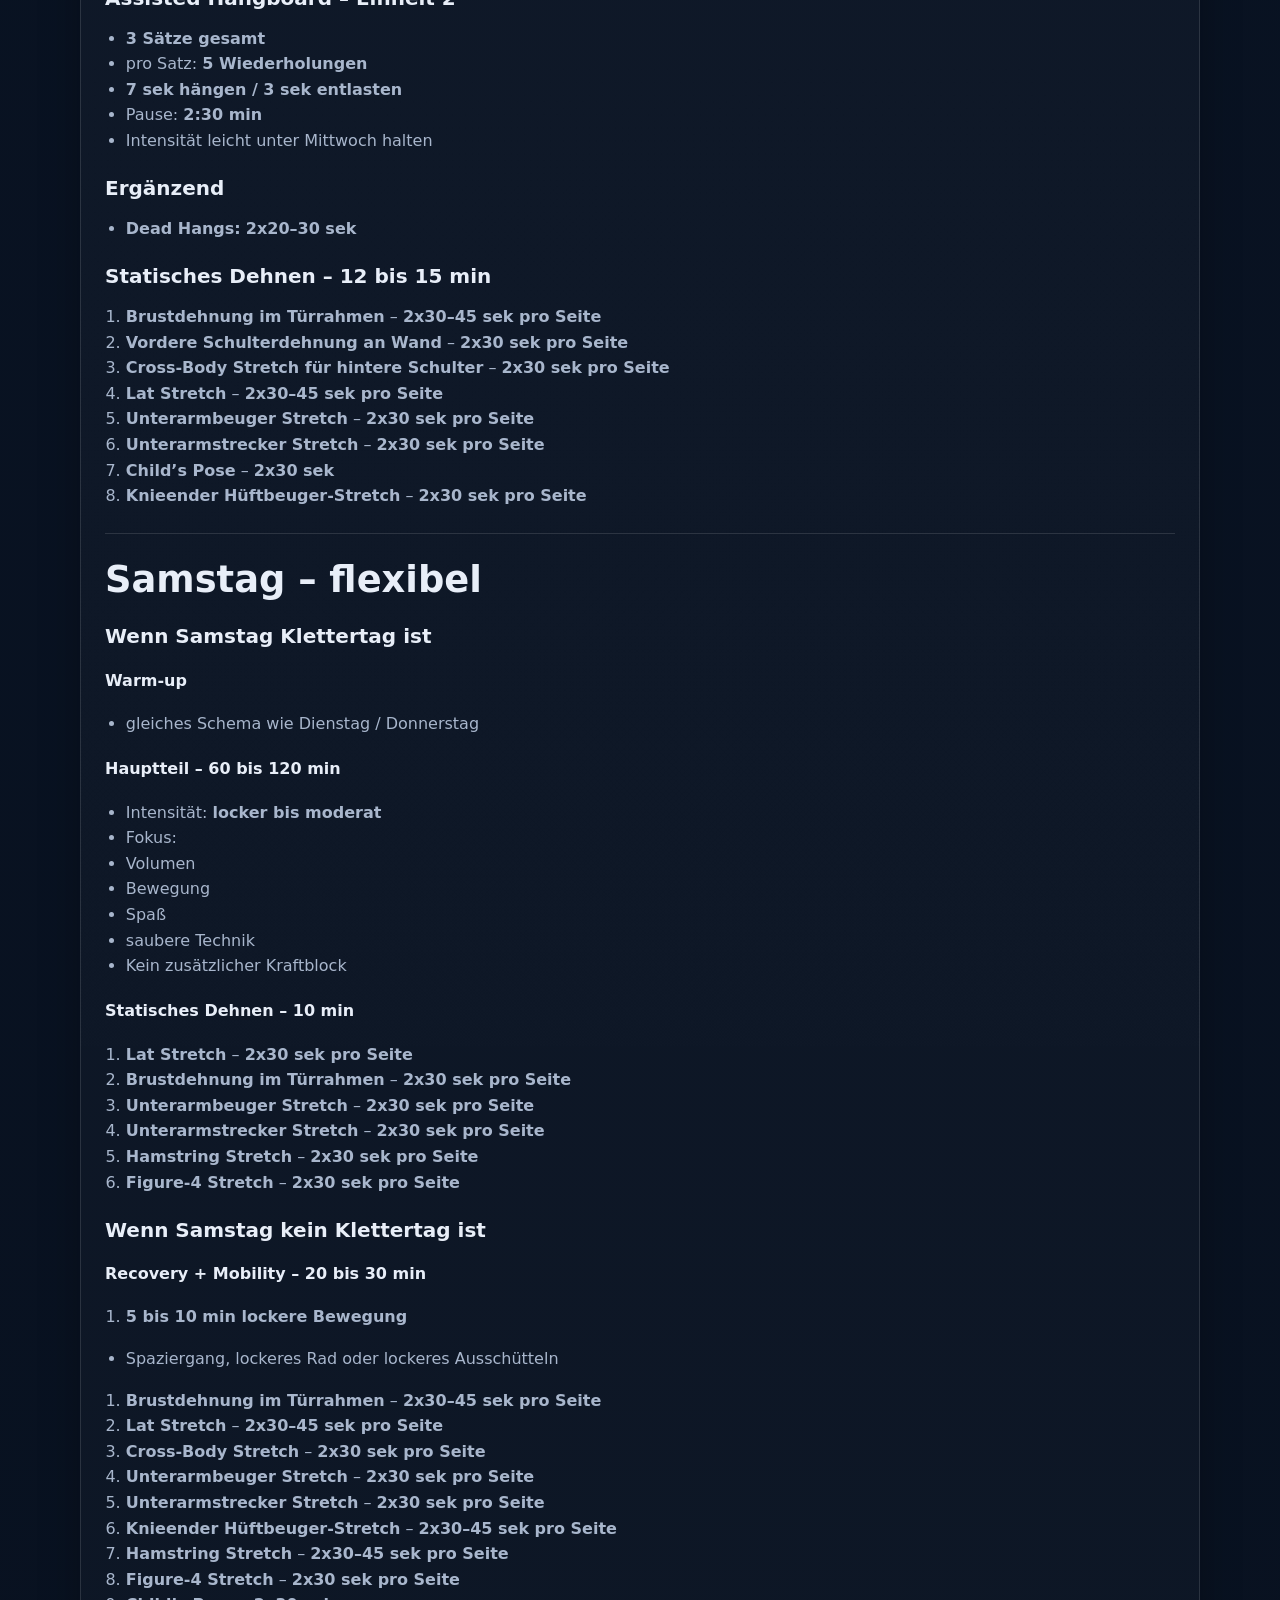
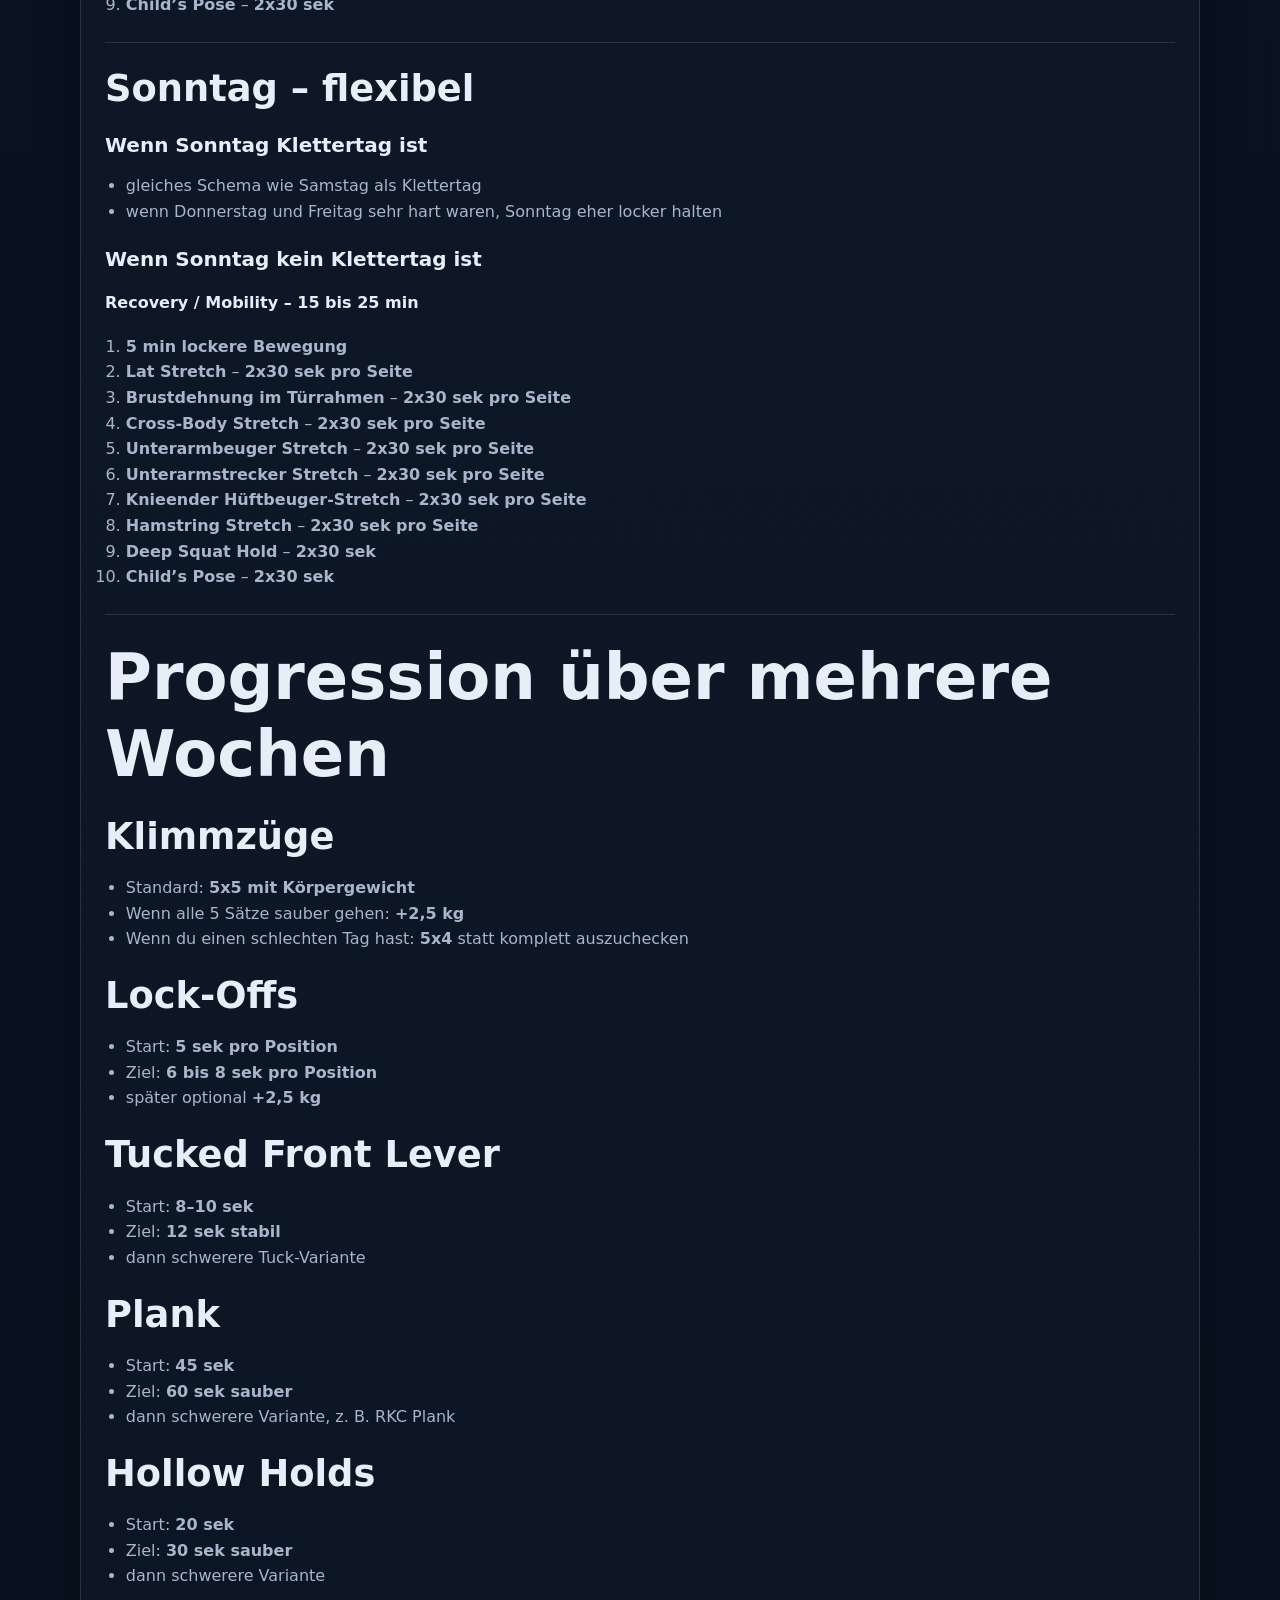
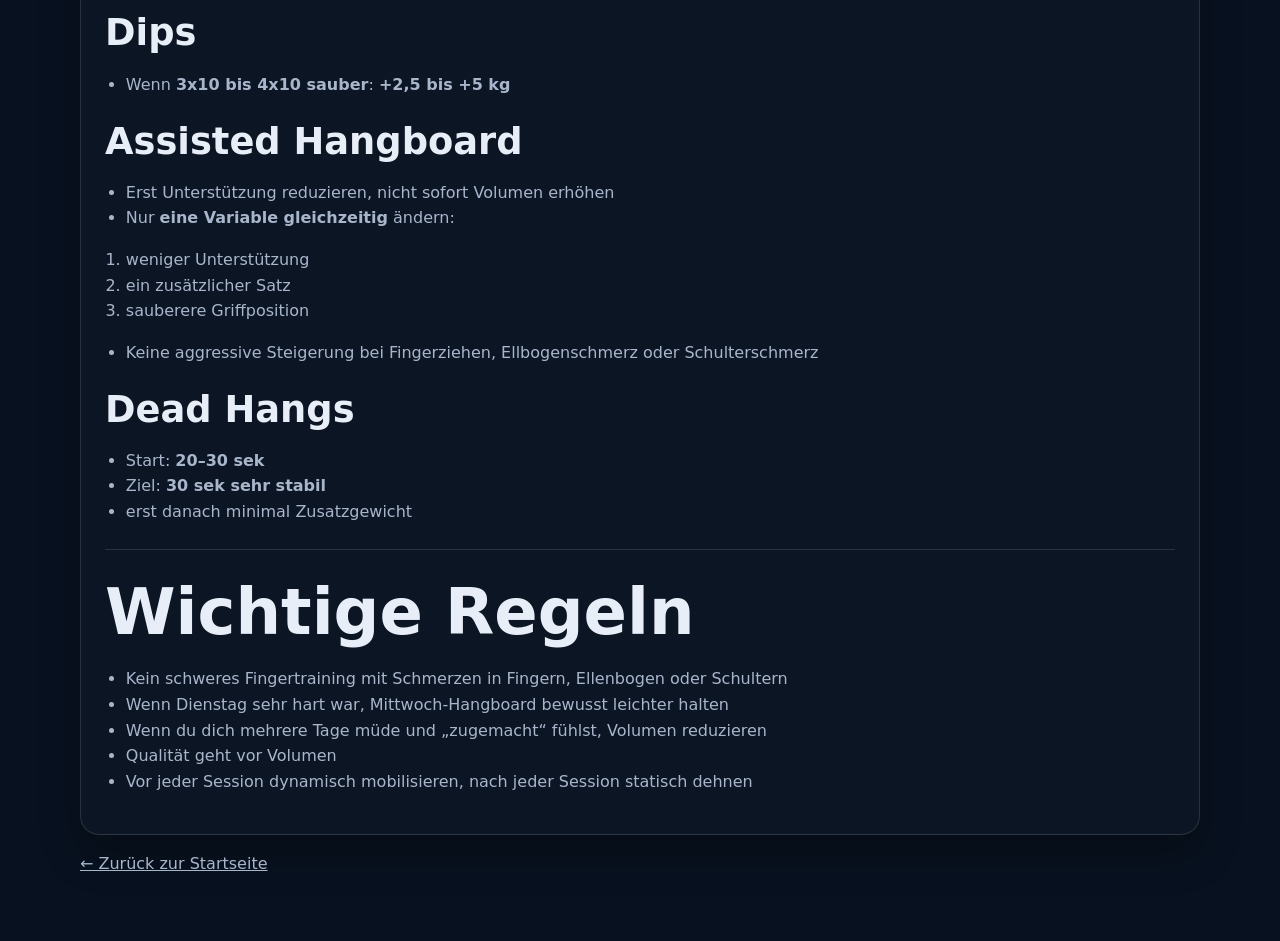
<file: training.html>
<!doctype html>
<html lang="de">
  <head>
    <meta charset="UTF-8" />
    <meta name="viewport" content="width=device-width, initial-scale=1.0" />
    <title>lyf – Trainingsplan Klettern</title>
    <meta name="description" content="Vollständiger Trainingsplan für Klettern mit Kraft, Hangboard, Mobility und Progression." />
    <link rel="stylesheet" href="style.css" />
  </head>
  <body>
    <header class="site-header">
      <nav class="nav">
        <a class="brand" href="index.html">lyf</a>
        <div class="nav-links">
          <a href="index.html">Start</a>
          <a href="planner.html">Tagesplan</a>
          <a class="active" href="training.html">Training</a>
          <a href="mental.html">Mental</a>
          <a href="alltag.html">Alltag</a>
          <a href="haushalt.html">Haushalt &amp; Selfcare</a>
        </div>
      </nav>
    </header>

    <main class="content">
      <section class="hero">
        <span class="badge">Trainingsplan Klettern</span>
        <h1>Trainingsplan Klettern – Wochenplan</h1>
        <p class="lead">Die vollständigen Inhalte aus dem Markdown-Plan, überführt in eine navigierbare HTML-Seite.</p>
      </section>

      <section class="section markdown panel">
        <h1 id="trainingsplan-klettern-wochenplan">Trainingsplan Klettern – Wochenplan</h1>
        <h2 id="ausgangslage">Ausgangslage</h2>
        <ul>
        <li>Alter: 27 Jahre</li>
        <li>Körpergewicht: <strong>90 kg</strong></li>
        <li>Größe: <strong>194 cm</strong></li>
        <li>Aktueller Stand: <strong>8 saubere Klimmzüge</strong></li>
        <li>Ziel: Als Kletterer stärker werden</li>
        </ul>
        <h2 id="grundstruktur">Grundstruktur</h2>
        <ul>
        <li><strong>Dienstag:</strong> fester Kletter- oder Bouldertag</li>
        <li><strong>Donnerstag:</strong> fester Kletter- oder Bouldertag</li>
        <li><strong>Wochenende:</strong> ein zusätzlicher Klettertag, <strong>Samstag oder Sonntag</strong></li>
        <li><strong>Assisted Hangboard:</strong> <strong>2x pro Woche</strong></li>
        <li><strong>Mobilität dynamisch:</strong> vor Belastung</li>
        <li><strong>Mobilität statisch:</strong> nach Belastung oder an Recovery-Tagen</li>
        </ul>
        <h2 id="hinweise-zu-gewichten">Hinweise zu Gewichten</h2>
        <p>Da du bei <strong>90 kg Körpergewicht</strong> aktuell <strong>8 saubere Klimmzüge</strong> schaffst, starten die Kraftübungen zunächst überwiegend <strong>mit Körpergewicht</strong>.</p>
        <h3 id="klimmzüge">Klimmzüge</h3>
        <ul>
        <li>Start: <strong>5x5 mit Körpergewicht</strong></li>
        <li>Pause: <strong>2:30 bis 3:00 min</strong></li>
        <li>Wenn du alle 5 Sätze sauber schaffst und noch 1 Wiederholung Reserve hast:</li>
        <li>nächstes Mal <strong>+2,5 kg</strong></li>
        <li>später ggf. <strong>+5 kg</strong></li>
        </ul>
        <h3 id="dips">Dips</h3>
        <ul>
        <li>Start: <strong>Körpergewicht</strong></li>
        <li>Wenn <strong>3x10 sauber</strong> gehen: <strong>+2,5 bis +5 kg</strong></li>
        </ul>
        <h3 id="liegestützen">Liegestützen</h3>
        <ul>
        <li>Start: <strong>Körpergewicht</strong></li>
        <li>Wenn <strong>15 Wiederholungen leicht</strong> sind, steigern über:</li>
        <li>langsamere Exzentrik</li>
        <li>Füße erhöht</li>
        <li>Gewichtsweste / Gewicht im Rucksack</li>
        </ul>
        <h3 id="lock-offs-tucked-front-lever-plank-hollow-holds">Lock-Offs / Tucked Front Lever / Plank / Hollow Holds</h3>
        <ul>
        <li>Progression primär über <strong>Zeit</strong>, nicht über Gewicht</li>
        </ul>
        <h3 id="dead-hangs">Dead Hangs</h3>
        <ul>
        <li>Erst Haltung und Schulterposition stabilisieren</li>
        <li>Zusatzgewicht erst später und nur schmerzfrei</li>
        </ul>
        <hr />
        <h1 id="wochenplan">Wochenplan</h1>
        <h2 id="montag-kraftzug-core-dynamische-mobilität">Montag – Kraftzug + Core + dynamische Mobilität</h2>
        <h3 id="dynamisches-warm-up-10-bis-15-min">Dynamisches Warm-up – 10 bis 15 min</h3>
        <ol>
        <li><strong>Schulterkreisen</strong> – <strong>2x20</strong> pro Richtung</li>
        <li><strong>Arm Swings vor/zurück</strong> – <strong>2x15</strong></li>
        <li><strong>Band Pull-Aparts</strong> – <strong>2x15</strong></li>
        <li><strong>Thorax-Rotation im Stand</strong> – <strong>2x10</strong> pro Seite</li>
        <li><strong>Dynamischer Ausfallschritt mit Rotation</strong> – <strong>2x8</strong> pro Seite</li>
        <li><strong>Beinpendel vor/zurück</strong> – <strong>2x10</strong> pro Seite</li>
        <li><strong>Handgelenkskreisen</strong> – <strong>2x20 sek</strong></li>
        <li><strong>Handgelenk Beugen/Strecken dynamisch</strong> – <strong>2x15</strong></li>
        <li><strong>Aufwärmsätze Klimmzüge</strong> – <strong>1x3</strong>, dann <strong>1x2</strong></li>
        </ol>
        <h3 id="kraftteil">Kraftteil</h3>
        <ol>
        <li><strong>Klimmzüge:</strong> <strong>5x5</strong> mit <strong>Körpergewicht</strong></li>
        <li><strong>Lock-Offs:</strong> <strong>3 Sätze</strong></li>
        </ol>
        <ul>
        <li>je Satz: <strong>5 sek oben + 5 sek bei 90° + 5 sek knapp über gestrecktem Arm</strong></li>
        </ul>
        <ol>
        <li><strong>Tucked Front Lever Holds:</strong> <strong>4x8–12 sek</strong></li>
        <li><strong>Plank:</strong> <strong>3x45–60 sek</strong></li>
        <li><strong>Hollow Holds:</strong> <strong>3x20–30 sek</strong></li>
        <li><strong>Liegestützen:</strong> <strong>3x10–15</strong></li>
        <li><strong>Dips:</strong> <strong>3x6–10</strong> mit <strong>Körpergewicht</strong></li>
        </ol>
        <h3 id="statisches-dehnen-12-bis-15-min">Statisches Dehnen – 12 bis 15 min</h3>
        <ol>
        <li><strong>Lat Stretch an Stange oder Türrahmen</strong> – <strong>2x30–45 sek pro Seite</strong></li>
        <li><strong>Brustdehnung im Türrahmen</strong> – <strong>2x30–45 sek pro Seite</strong></li>
        <li><strong>Vordere Schulterdehnung an Wand</strong> – <strong>2x30 sek pro Seite</strong></li>
        <li><strong>Unterarmbeuger Stretch</strong> – <strong>2x30 sek pro Seite</strong></li>
        <li><strong>Unterarmstrecker Stretch</strong> – <strong>2x30 sek pro Seite</strong></li>
        <li><strong>Knieender Hüftbeuger-Stretch</strong> – <strong>2x30–45 sek pro Seite</strong></li>
        <li><strong>Hamstring Stretch im Stand oder sitzend</strong> – <strong>2x30–45 sek pro Seite</strong></li>
        </ol>
        <hr />
        <h2 id="dienstag-klettern-oder-bouldern">Dienstag – Klettern oder Bouldern</h2>
        <h3 id="dynamisches-warm-up-15-min">Dynamisches Warm-up – 15 min</h3>
        <ol>
        <li><strong>5 min allgemeines Aufwärmen</strong></li>
        </ol>
        <ul>
        <li>lockeres Gehen, Rudern, Seilspringen oder leichtes Bewegen</li>
        </ul>
        <ol>
        <li><strong>Schulterkreisen</strong> – <strong>2x20</strong></li>
        <li><strong>Arm Swings</strong> – <strong>2x15</strong></li>
        <li><strong>Handgelenkskreisen</strong> – <strong>2x20 sek</strong></li>
        <li><strong>Thorax-Rotation</strong> – <strong>2x10</strong> pro Seite</li>
        <li><strong>Leichte Boulder oder leichte Routen</strong> – <strong>15 bis 20 min progressiv</strong></li>
        </ol>
        <h3 id="hauptteil-60-bis-90-min">Hauptteil – 60 bis 90 min</h3>
        <ul>
        <li>Fokus auf <strong>Qualität, Technik und einige harte Versuche</strong></li>
        <li>Vorschlag:</li>
        <li><strong>20 bis 30 min</strong> leicht bis mittel einsteigen</li>
        <li>danach <strong>3 bis 5 schwere Boulder</strong> oder <strong>3 bis 5 harte Routensequenzen / Einzelzüge</strong></li>
        <li>Pause zwischen harten Versuchen: <strong>2 bis 4 min</strong></li>
        </ul>
        <h3 id="optional">Optional</h3>
        <ul>
        <li><strong>10 min sehr leichtes Ausklettern</strong></li>
        </ul>
        <h3 id="statisches-dehnen-10-bis-12-min">Statisches Dehnen – 10 bis 12 min</h3>
        <ol>
        <li><strong>Lat Stretch</strong> – <strong>2x30 sek pro Seite</strong></li>
        <li><strong>Brustdehnung im Türrahmen</strong> – <strong>2x30 sek pro Seite</strong></li>
        <li><strong>Cross-Body Stretch für hintere Schulter</strong> – <strong>2x30 sek pro Seite</strong></li>
        <li><strong>Unterarmbeuger Stretch</strong> – <strong>2x30 sek pro Seite</strong></li>
        <li><strong>Unterarmstrecker Stretch</strong> – <strong>2x30 sek pro Seite</strong></li>
        <li><strong>Deep Squat Hold</strong> – <strong>2x30 sek</strong></li>
        <li><strong>Knieender Hüftbeuger-Stretch</strong> – <strong>2x30 sek pro Seite</strong></li>
        </ol>
        <hr />
        <h2 id="mittwoch-assisted-hangboard-core-statische-mobilität">Mittwoch – Assisted Hangboard + Core + statische Mobilität</h2>
        <h3 id="warm-up-12-bis-15-min">Warm-up – 12 bis 15 min</h3>
        <ol>
        <li><strong>Schulteraktivierung mit Band</strong> – <strong>2x15</strong></li>
        <li><strong>Scap Pulls an der Stange</strong> – <strong>2x8</strong></li>
        <li><strong>Handgelenkskreisen</strong> – <strong>2x20 sek</strong></li>
        <li><strong>Handgelenk Beugen/Strecken dynamisch</strong> – <strong>2x15</strong></li>
        <li><strong>2 bis 3 sehr leichte Testhänge</strong></li>
        </ol>
        <h3 id="assisted-hangboard-einheit-1">Assisted Hangboard – Einheit 1</h3>
        <p><strong>Assisted Repeaters</strong></p>
        <ul>
        <li>Griff: komfortable Leiste, <strong>Half Crimp oder offene Hand</strong>, <strong>kein Vollcrimp</strong></li>
        <li><strong>3 Sätze gesamt</strong></li>
        <li>pro Satz: <strong>6 Wiederholungen</strong></li>
        <li><strong>7 sek hängen / 3 sek entlasten</strong></li>
        <li>Satzpause: <strong>2:30 bis 3:00 min</strong></li>
        <li>Unterstützung so wählen, dass noch <strong>1–2 Wiederholungen Reserve</strong> da wären</li>
        <li>Unterstützung über <strong>Fuß auf Box/Stuhl</strong> oder <strong>Widerstandsband</strong></li>
        </ul>
        <h3 id="ergänzend">Ergänzend</h3>
        <ol>
        <li><strong>Dead Hangs:</strong> <strong>3x20–30 sek</strong></li>
        <li><strong>Tucked Front Lever Holds:</strong> <strong>3x8–10 sek</strong></li>
        <li><strong>Plank:</strong> <strong>3x45 sek</strong></li>
        <li><strong>Hollow Holds:</strong> <strong>3x20 sek</strong></li>
        </ol>
        <h3 id="statisches-dehnen-15-min">Statisches Dehnen – 15 min</h3>
        <ol>
        <li><strong>Unterarmbeuger Stretch</strong> – <strong>2x30–45 sek pro Seite</strong></li>
        <li><strong>Unterarmstrecker Stretch</strong> – <strong>2x30–45 sek pro Seite</strong></li>
        <li><strong>Gebetsstretch für Handgelenke</strong> – <strong>2x20–30 sek</strong></li>
        <li><strong>Reverse Prayer Stretch</strong> – <strong>2x20–30 sek</strong></li>
        <li><strong>Lat Stretch</strong> – <strong>2x30–45 sek pro Seite</strong></li>
        <li><strong>Brustdehnung im Türrahmen</strong> – <strong>2x30 sek pro Seite</strong></li>
        <li><strong>Cross-Body Stretch für hintere Schulter</strong> – <strong>2x30 sek pro Seite</strong></li>
        <li><strong>Child’s Pose mit seitlichem Reach</strong> – <strong>2x30 sek pro Seite</strong></li>
        <li><strong>Hamstring Stretch</strong> – <strong>2x30 sek pro Seite</strong></li>
        </ol>
        <hr />
        <h2 id="donnerstag-klettern-oder-bouldern">Donnerstag – Klettern oder Bouldern</h2>
        <h3 id="dynamisches-warm-up-15-min">Dynamisches Warm-up – 15 min</h3>
        <ol>
        <li><strong>5 min allgemeines Aufwärmen</strong></li>
        <li><strong>Schulterkreisen</strong> – <strong>2x20</strong></li>
        <li><strong>Arm Swings</strong> – <strong>2x15</strong></li>
        <li><strong>Thorax-Rotation</strong> – <strong>2x10</strong> pro Seite</li>
        <li><strong>Ausfallschritt mit Rotation</strong> – <strong>2x8</strong> pro Seite</li>
        <li><strong>Handgelenkskreisen</strong> – <strong>2x20 sek</strong></li>
        <li><strong>Leichte Routen / leichte Boulder</strong> – <strong>15 bis 20 min progressiv</strong></li>
        </ol>
        <h3 id="hauptteil-60-bis-90-min">Hauptteil – 60 bis 90 min</h3>
        <ul>
        <li>Fokus auf <strong>Technik, saubere Bewegung und moderates Volumen</strong></li>
        <li>Vorschlag:</li>
        <li><strong>20 bis 30 min</strong> leichtes bis mittleres Klettern</li>
        <li>danach <strong>4 bis 6 Boulder / Sequenzen</strong> im mittleren bis gehobenen Bereich</li>
        <li>nicht komplett ausbelasten</li>
        </ul>
        <h3 id="cool-down">Cool-down</h3>
        <ul>
        <li><strong>10 min</strong> leichtes Ausklettern oder lockeres Bewegen</li>
        </ul>
        <h3 id="statisches-dehnen-10-bis-12-min">Statisches Dehnen – 10 bis 12 min</h3>
        <ol>
        <li><strong>Lat Stretch</strong> – <strong>2x30 sek pro Seite</strong></li>
        <li><strong>Brustdehnung im Türrahmen</strong> – <strong>2x30 sek pro Seite</strong></li>
        <li><strong>Vordere Schulterdehnung</strong> – <strong>2x30 sek pro Seite</strong></li>
        <li><strong>Unterarmbeuger Stretch</strong> – <strong>2x30 sek pro Seite</strong></li>
        <li><strong>Unterarmstrecker Stretch</strong> – <strong>2x30 sek pro Seite</strong></li>
        <li><strong>Knieender Hüftbeuger-Stretch</strong> – <strong>2x30 sek pro Seite</strong></li>
        <li><strong>Piriformis / Figure-4 Stretch</strong> – <strong>2x30 sek pro Seite</strong></li>
        </ol>
        <hr />
        <h2 id="freitag-druckkraft-assisted-hangboard-mobility">Freitag – Druckkraft + Assisted Hangboard + Mobility</h2>
        <h3 id="dynamisches-warm-up-10-bis-15-min">Dynamisches Warm-up – 10 bis 15 min</h3>
        <ol>
        <li><strong>Schulterkreisen</strong> – <strong>2x20</strong></li>
        <li><strong>Arm Swings</strong> – <strong>2x15</strong></li>
        <li><strong>Band Pull-Aparts</strong> – <strong>2x15</strong></li>
        <li><strong>Scap Push-ups</strong> – <strong>2x10</strong></li>
        <li><strong>Handgelenkskreisen</strong> – <strong>2x20 sek</strong></li>
        <li><strong>Dynamischer Brustöffner</strong> – <strong>2x10</strong></li>
        </ol>
        <h3 id="kraftteil">Kraftteil</h3>
        <ol>
        <li><strong>Liegestützen:</strong> <strong>4x10–15</strong></li>
        <li><strong>Dips:</strong> <strong>4x6–10</strong> mit <strong>Körpergewicht</strong></li>
        <li><strong>Lock-Offs:</strong> <strong>2 Sätze</strong></li>
        </ol>
        <ul>
        <li>je Satz: <strong>5 sek oben + 5 sek bei 90° + 5 sek knapp über gestrecktem Arm</strong></li>
        </ul>
        <ol>
        <li><strong>Plank:</strong> <strong>3x45–60 sek</strong></li>
        <li><strong>Hollow Holds:</strong> <strong>3x20–30 sek</strong></li>
        </ol>
        <h3 id="assisted-hangboard-einheit-2">Assisted Hangboard – Einheit 2</h3>
        <ul>
        <li><strong>3 Sätze gesamt</strong></li>
        <li>pro Satz: <strong>5 Wiederholungen</strong></li>
        <li><strong>7 sek hängen / 3 sek entlasten</strong></li>
        <li>Pause: <strong>2:30 min</strong></li>
        <li>Intensität leicht unter Mittwoch halten</li>
        </ul>
        <h3 id="ergänzend">Ergänzend</h3>
        <ul>
        <li><strong>Dead Hangs:</strong> <strong>2x20–30 sek</strong></li>
        </ul>
        <h3 id="statisches-dehnen-12-bis-15-min">Statisches Dehnen – 12 bis 15 min</h3>
        <ol>
        <li><strong>Brustdehnung im Türrahmen</strong> – <strong>2x30–45 sek pro Seite</strong></li>
        <li><strong>Vordere Schulterdehnung an Wand</strong> – <strong>2x30 sek pro Seite</strong></li>
        <li><strong>Cross-Body Stretch für hintere Schulter</strong> – <strong>2x30 sek pro Seite</strong></li>
        <li><strong>Lat Stretch</strong> – <strong>2x30–45 sek pro Seite</strong></li>
        <li><strong>Unterarmbeuger Stretch</strong> – <strong>2x30 sek pro Seite</strong></li>
        <li><strong>Unterarmstrecker Stretch</strong> – <strong>2x30 sek pro Seite</strong></li>
        <li><strong>Child’s Pose</strong> – <strong>2x30 sek</strong></li>
        <li><strong>Knieender Hüftbeuger-Stretch</strong> – <strong>2x30 sek pro Seite</strong></li>
        </ol>
        <hr />
        <h2 id="samstag-flexibel">Samstag – flexibel</h2>
        <h3 id="wenn-samstag-klettertag-ist">Wenn Samstag Klettertag ist</h3>
        <h4 id="warm-up">Warm-up</h4>
        <ul>
        <li>gleiches Schema wie Dienstag / Donnerstag</li>
        </ul>
        <h4 id="hauptteil-60-bis-120-min">Hauptteil – 60 bis 120 min</h4>
        <ul>
        <li>Intensität: <strong>locker bis moderat</strong></li>
        <li>Fokus:</li>
        <li>Volumen</li>
        <li>Bewegung</li>
        <li>Spaß</li>
        <li>saubere Technik</li>
        <li>Kein zusätzlicher Kraftblock</li>
        </ul>
        <h4 id="statisches-dehnen-10-min">Statisches Dehnen – 10 min</h4>
        <ol>
        <li><strong>Lat Stretch</strong> – <strong>2x30 sek pro Seite</strong></li>
        <li><strong>Brustdehnung im Türrahmen</strong> – <strong>2x30 sek pro Seite</strong></li>
        <li><strong>Unterarmbeuger Stretch</strong> – <strong>2x30 sek pro Seite</strong></li>
        <li><strong>Unterarmstrecker Stretch</strong> – <strong>2x30 sek pro Seite</strong></li>
        <li><strong>Hamstring Stretch</strong> – <strong>2x30 sek pro Seite</strong></li>
        <li><strong>Figure-4 Stretch</strong> – <strong>2x30 sek pro Seite</strong></li>
        </ol>
        <h3 id="wenn-samstag-kein-klettertag-ist">Wenn Samstag kein Klettertag ist</h3>
        <h4 id="recovery-mobility-20-bis-30-min">Recovery + Mobility – 20 bis 30 min</h4>
        <ol>
        <li><strong>5 bis 10 min lockere Bewegung</strong></li>
        </ol>
        <ul>
        <li>Spaziergang, lockeres Rad oder lockeres Ausschütteln</li>
        </ul>
        <ol>
        <li><strong>Brustdehnung im Türrahmen</strong> – <strong>2x30–45 sek pro Seite</strong></li>
        <li><strong>Lat Stretch</strong> – <strong>2x30–45 sek pro Seite</strong></li>
        <li><strong>Cross-Body Stretch</strong> – <strong>2x30 sek pro Seite</strong></li>
        <li><strong>Unterarmbeuger Stretch</strong> – <strong>2x30 sek pro Seite</strong></li>
        <li><strong>Unterarmstrecker Stretch</strong> – <strong>2x30 sek pro Seite</strong></li>
        <li><strong>Knieender Hüftbeuger-Stretch</strong> – <strong>2x30–45 sek pro Seite</strong></li>
        <li><strong>Hamstring Stretch</strong> – <strong>2x30–45 sek pro Seite</strong></li>
        <li><strong>Figure-4 Stretch</strong> – <strong>2x30 sek pro Seite</strong></li>
        <li><strong>Child’s Pose</strong> – <strong>2x30 sek</strong></li>
        </ol>
        <hr />
        <h2 id="sonntag-flexibel">Sonntag – flexibel</h2>
        <h3 id="wenn-sonntag-klettertag-ist">Wenn Sonntag Klettertag ist</h3>
        <ul>
        <li>gleiches Schema wie Samstag als Klettertag</li>
        <li>wenn Donnerstag und Freitag sehr hart waren, Sonntag eher locker halten</li>
        </ul>
        <h3 id="wenn-sonntag-kein-klettertag-ist">Wenn Sonntag kein Klettertag ist</h3>
        <h4 id="recovery-mobility-15-bis-25-min">Recovery / Mobility – 15 bis 25 min</h4>
        <ol>
        <li><strong>5 min lockere Bewegung</strong></li>
        <li><strong>Lat Stretch</strong> – <strong>2x30 sek pro Seite</strong></li>
        <li><strong>Brustdehnung im Türrahmen</strong> – <strong>2x30 sek pro Seite</strong></li>
        <li><strong>Cross-Body Stretch</strong> – <strong>2x30 sek pro Seite</strong></li>
        <li><strong>Unterarmbeuger Stretch</strong> – <strong>2x30 sek pro Seite</strong></li>
        <li><strong>Unterarmstrecker Stretch</strong> – <strong>2x30 sek pro Seite</strong></li>
        <li><strong>Knieender Hüftbeuger-Stretch</strong> – <strong>2x30 sek pro Seite</strong></li>
        <li><strong>Hamstring Stretch</strong> – <strong>2x30 sek pro Seite</strong></li>
        <li><strong>Deep Squat Hold</strong> – <strong>2x30 sek</strong></li>
        <li><strong>Child’s Pose</strong> – <strong>2x30 sek</strong></li>
        </ol>
        <hr />
        <h1 id="progression-über-mehrere-wochen">Progression über mehrere Wochen</h1>
        <h2 id="klimmzüge">Klimmzüge</h2>
        <ul>
        <li>Standard: <strong>5x5 mit Körpergewicht</strong></li>
        <li>Wenn alle 5 Sätze sauber gehen: <strong>+2,5 kg</strong></li>
        <li>Wenn du einen schlechten Tag hast: <strong>5x4</strong> statt komplett auszuchecken</li>
        </ul>
        <h2 id="lock-offs">Lock-Offs</h2>
        <ul>
        <li>Start: <strong>5 sek pro Position</strong></li>
        <li>Ziel: <strong>6 bis 8 sek pro Position</strong></li>
        <li>später optional <strong>+2,5 kg</strong></li>
        </ul>
        <h2 id="tucked-front-lever">Tucked Front Lever</h2>
        <ul>
        <li>Start: <strong>8–10 sek</strong></li>
        <li>Ziel: <strong>12 sek stabil</strong></li>
        <li>dann schwerere Tuck-Variante</li>
        </ul>
        <h2 id="plank">Plank</h2>
        <ul>
        <li>Start: <strong>45 sek</strong></li>
        <li>Ziel: <strong>60 sek sauber</strong></li>
        <li>dann schwerere Variante, z. B. RKC Plank</li>
        </ul>
        <h2 id="hollow-holds">Hollow Holds</h2>
        <ul>
        <li>Start: <strong>20 sek</strong></li>
        <li>Ziel: <strong>30 sek sauber</strong></li>
        <li>dann schwerere Variante</li>
        </ul>
        <h2 id="dips">Dips</h2>
        <ul>
        <li>Wenn <strong>3x10 bis 4x10 sauber</strong>: <strong>+2,5 bis +5 kg</strong></li>
        </ul>
        <h2 id="assisted-hangboard">Assisted Hangboard</h2>
        <ul>
        <li>Erst Unterstützung reduzieren, nicht sofort Volumen erhöhen</li>
        <li>Nur <strong>eine Variable gleichzeitig</strong> ändern:</li>
        </ul>
        <ol>
        <li>weniger Unterstützung</li>
        <li>ein zusätzlicher Satz</li>
        <li>sauberere Griffposition</li>
        </ol>
        <ul>
        <li>Keine aggressive Steigerung bei Fingerziehen, Ellbogenschmerz oder Schulterschmerz</li>
        </ul>
        <h2 id="dead-hangs">Dead Hangs</h2>
        <ul>
        <li>Start: <strong>20–30 sek</strong></li>
        <li>Ziel: <strong>30 sek sehr stabil</strong></li>
        <li>erst danach minimal Zusatzgewicht</li>
        </ul>
        <hr />
        <h1 id="wichtige-regeln">Wichtige Regeln</h1>
        <ul>
        <li>Kein schweres Fingertraining mit Schmerzen in Fingern, Ellenbogen oder Schultern</li>
        <li>Wenn Dienstag sehr hart war, Mittwoch-Hangboard bewusst leichter halten</li>
        <li>Wenn du dich mehrere Tage müde und „zugemacht“ fühlst, Volumen reduzieren</li>
        <li>Qualität geht vor Volumen</li>
        <li>Vor jeder Session dynamisch mobilisieren, nach jeder Session statisch dehnen</li>
        </ul>
      </section>
    </main>

    <footer class="footer">
      <p><a href="index.html">← Zurück zur Startseite</a></p>
    </footer>
  </body>
</html>
</file>
<file: style.css>
:root {
  --bg: #08111f;
  --bg-soft: #101b2d;
  --panel: #132238;
  --panel-2: #1a2d48;
  --line: rgba(255, 255, 255, 0.12);
  --text: #e8eef8;
  --muted: #a8b6cc;
  --accent: #7c3aed;
  --accent-2: #22c55e;
  --accent-3: #38bdf8;
  --shadow: 0 18px 40px rgba(0, 0, 0, 0.25);
}

* {
  box-sizing: border-box;
}

html {
  scroll-behavior: smooth;
}

body {
  margin: 0;
  font-family: Inter, ui-sans-serif, system-ui, -apple-system, BlinkMacSystemFont, "Segoe UI", sans-serif;
  background: linear-gradient(180deg, #0a1426 0%, var(--bg) 100%);
  color: var(--text);
  line-height: 1.6;
}

a {
  color: inherit;
}

img {
  max-width: 100%;
}

.site-header {
  position: sticky;
  top: 0;
  z-index: 10;
  backdrop-filter: blur(12px);
  background: rgba(8, 17, 31, 0.82);
  border-bottom: 1px solid var(--line);
}

.nav {
  max-width: 1160px;
  margin: 0 auto;
  padding: 1rem 1.25rem;
  display: flex;
  align-items: center;
  justify-content: space-between;
  gap: 1rem;
}

.brand {
  font-weight: 800;
  letter-spacing: 0.08em;
  text-transform: uppercase;
  text-decoration: none;
}

.nav-links {
  display: flex;
  flex-wrap: wrap;
  gap: 0.6rem;
}

.nav-links a {
  text-decoration: none;
  color: var(--muted);
  padding: 0.55rem 0.85rem;
  border-radius: 999px;
  border: 1px solid transparent;
}

.nav-links a:hover,
.nav-links a.active {
  color: var(--text);
  border-color: var(--line);
  background: rgba(255, 255, 255, 0.05);
}

.page,
.hero,
.content {
  max-width: 1160px;
  margin: 0 auto;
  padding: 0 1.25rem;
}

.hero {
  padding-top: 4rem;
  padding-bottom: 2rem;
}

.badge {
  display: inline-flex;
  align-items: center;
  gap: 0.45rem;
  background: rgba(34, 197, 94, 0.14);
  color: #bbf7d0;
  border: 1px solid rgba(34, 197, 94, 0.26);
  border-radius: 999px;
  padding: 0.35rem 0.8rem;
  font-size: 0.92rem;
}

h1,
h2,
h3,
h4 {
  line-height: 1.2;
  margin-top: 0;
}

h1 {
  font-size: clamp(2.6rem, 5vw, 4.6rem);
  margin: 1rem 0;
}

h2 {
  font-size: clamp(1.7rem, 3vw, 2.3rem);
  margin-bottom: 0.8rem;
}

h3 {
  font-size: 1.25rem;
  margin-bottom: 0.65rem;
}

.lead {
  max-width: 760px;
  color: var(--muted);
  font-size: 1.1rem;
}

.actions {
  display: flex;
  flex-wrap: wrap;
  gap: 0.85rem;
  margin-top: 1.5rem;
}

.button {
  display: inline-flex;
  align-items: center;
  justify-content: center;
  gap: 0.5rem;
  padding: 0.9rem 1.15rem;
  border-radius: 0.9rem;
  background: var(--accent);
  color: white;
  text-decoration: none;
  font-weight: 700;
  border: 1px solid transparent;
}

.button.secondary {
  background: rgba(255, 255, 255, 0.04);
  border-color: var(--line);
  color: var(--text);
}

.grid {
  display: grid;
  grid-template-columns: repeat(12, minmax(0, 1fr));
  gap: 1.2rem;
  padding-bottom: 3rem;
}

.card,
.panel,
.week-box,
.day-card,
.note,
details {
  background: linear-gradient(180deg, rgba(255,255,255,0.04), rgba(255,255,255,0.02));
  border: 1px solid var(--line);
  border-radius: 1.2rem;
  box-shadow: var(--shadow);
}

.card {
  grid-column: span 6;
  padding: 1.35rem;
}

.card p,
.panel p,
.note p,
.content p,
.content li {
  color: var(--muted);
}

.card ul,
.panel ul,
.content ul,
.content ol {
  padding-left: 1.2rem;
}

.section {
  padding: 1rem 0 2.4rem;
}

.panel {
  padding: 1.35rem;
  margin-bottom: 1rem;
}

.panel-grid {
  display: grid;
  grid-template-columns: repeat(auto-fit, minmax(240px, 1fr));
  gap: 1rem;
}

.kpi {
  padding: 1rem;
  border-radius: 1rem;
  background: rgba(255, 255, 255, 0.04);
  border: 1px solid var(--line);
}

.kpi strong {
  display: block;
  font-size: 1.45rem;
  color: var(--text);
}

.week-grid,
.day-grid {
  display: grid;
  grid-template-columns: repeat(auto-fit, minmax(250px, 1fr));
  gap: 1rem;
}

.week-box,
.day-card {
  padding: 1rem;
}

.note {
  padding: 1rem 1.1rem;
  border-left: 4px solid var(--accent-3);
}

details {
  padding: 1rem 1.1rem;
  margin-bottom: 1rem;
}

summary {
  cursor: pointer;
  font-weight: 700;
}

.footer {
  max-width: 1160px;
  margin: 0 auto;
  padding: 0 1.25rem 3rem;
  color: var(--muted);
}

.markdown {
  padding: 1.5rem;
}

.markdown h1,
.markdown h2,
.markdown h3,
.markdown h4 {
  margin-top: 1.4rem;
}

.markdown h1:first-child,
.markdown h2:first-child,
.markdown h3:first-child,
.markdown h4:first-child {
  margin-top: 0;
}

.markdown p,
.markdown li {
  color: var(--muted);
}

.markdown ul,
.markdown ol {
  padding-left: 1.3rem;
}

.markdown hr {
  border: 0;
  border-top: 1px solid var(--line);
  margin: 1.5rem 0;
}

.markdown code {
  font-family: ui-monospace, SFMono-Regular, Menlo, Monaco, Consolas, "Liberation Mono", "Courier New", monospace;
  font-size: 0.95em;
  background: rgba(255, 255, 255, 0.06);
  border: 1px solid var(--line);
  padding: 0.15rem 0.35rem;
  border-radius: 0.4rem;
  color: var(--text);
}

.planner-toolbar {
  display: flex;
  align-items: center;
  justify-content: space-between;
  gap: 1rem;
}

.planner-controls {
  display: flex;
  flex-wrap: wrap;
  gap: 0.75rem;
}

.planner-focus {
  max-width: none;
  margin-bottom: 0;
}

.planner-notes {
  display: grid;
  gap: 0.9rem;
  margin-top: 1rem;
}

.planner-grid {
  display: grid;
  grid-template-columns: repeat(auto-fit, minmax(260px, 1fr));
  gap: 1rem;
}

.planner-card {
  height: 100%;
}

.planner-card-head,
.task-head {
  display: flex;
  align-items: center;
  justify-content: space-between;
  gap: 0.75rem;
}

.planner-count {
  color: var(--muted);
  font-size: 0.95rem;
}

.task-item {
  padding: 0.95rem 0;
  border-top: 1px solid var(--line);
}

.task-item:first-of-type {
  border-top: 0;
  padding-top: 0.25rem;
}

.task-item h4 {
  margin: 0;
  font-size: 1rem;
}

.task-item p {
  margin: 0.35rem 0 0;
}

.task-link {
  color: var(--accent-3);
  text-decoration: none;
  font-size: 0.9rem;
  white-space: nowrap;
}

.small {
  font-size: 0.95rem;
  color: var(--muted);
}

@media (max-width: 860px) {
  .planner-toolbar {
    flex-direction: column;
    align-items: flex-start;
  }

  .nav {
    align-items: flex-start;
    flex-direction: column;
  }

  .card {
    grid-column: span 12;
  }
}
</file>
